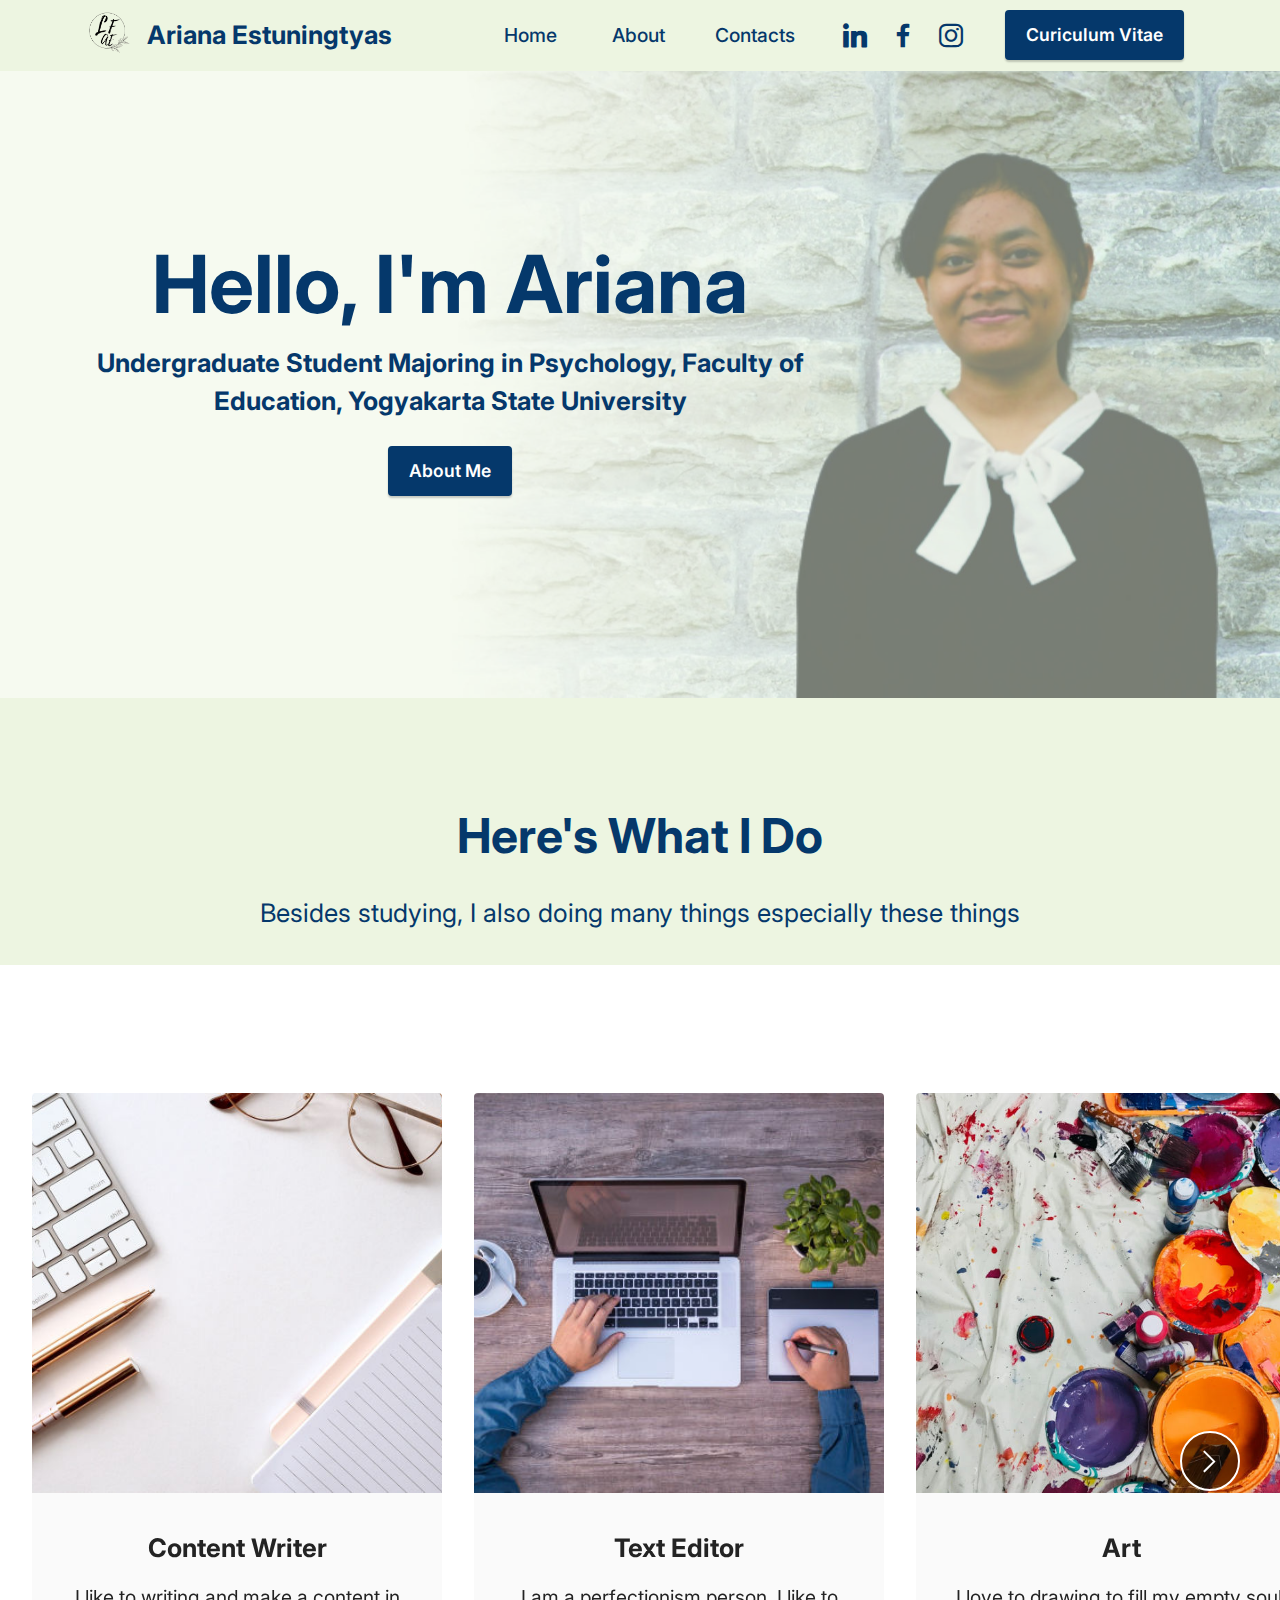
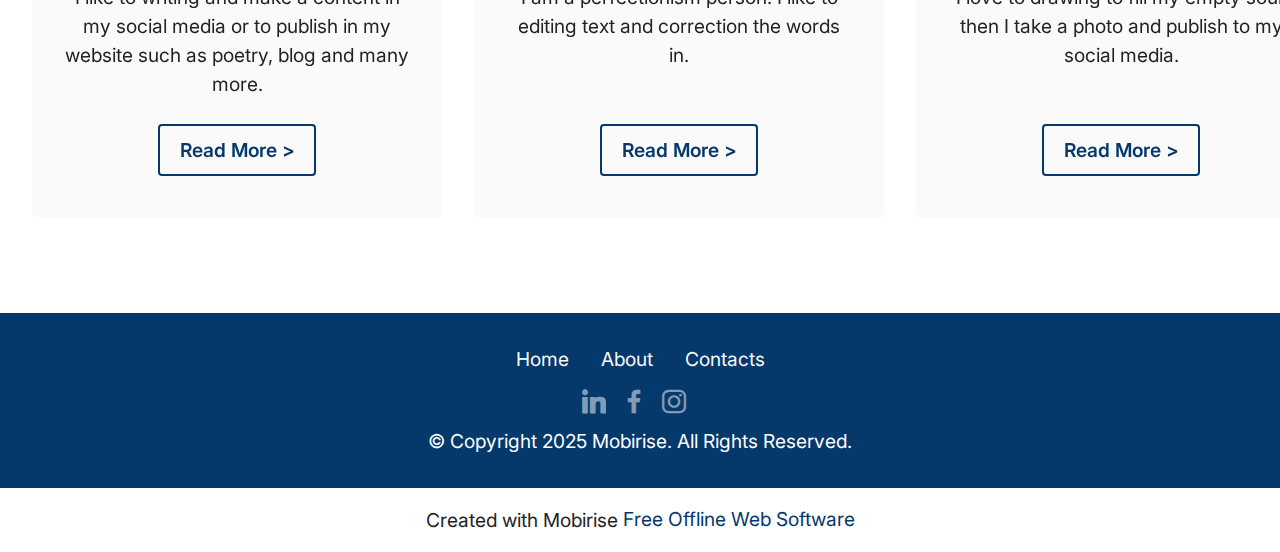
<file: index.html>
<!DOCTYPE html>
<html  >
<head>
  <!-- Site made with Mobirise Website Builder v5.6.3, https://mobirise.com -->
  <meta charset="UTF-8">
  <meta http-equiv="X-UA-Compatible" content="IE=edge">
  <meta name="generator" content="Mobirise v5.6.3, mobirise.com">
  <meta name="viewport" content="width=device-width, initial-scale=1, minimum-scale=1">
  <link rel="shortcut icon" href="assets/images/20220307-023437-0000-removebg-preview1-92x92.png" type="image/x-icon">
  <meta name="description" content="">
  
  
  <title>Home</title>
  <link rel="stylesheet" href="assets/web/assets/mobirise-icons2/mobirise2.css">
  <link rel="stylesheet" href="assets/bootstrap/css/bootstrap.min.css">
  <link rel="stylesheet" href="assets/bootstrap/css/bootstrap-grid.min.css">
  <link rel="stylesheet" href="assets/bootstrap/css/bootstrap-reboot.min.css">
  <link rel="stylesheet" href="assets/dropdown/css/style.css">
  <link rel="stylesheet" href="assets/socicon/css/styles.css">
  <link rel="stylesheet" href="assets/theme/css/style.css">
  <link rel="preload" href="https://fonts.googleapis.com/css?family=Inter:100,200,300,400,500,600,700,800,900&display=swap" as="style" onload="this.onload=null;this.rel='stylesheet'">
  <noscript><link rel="stylesheet" href="https://fonts.googleapis.com/css?family=Inter:100,200,300,400,500,600,700,800,900&display=swap"></noscript>
  <link rel="preload" as="style" href="assets/mobirise/css/mbr-additional.css"><link rel="stylesheet" href="assets/mobirise/css/mbr-additional.css" type="text/css">
  
  
  
  
</head>
<body>
  
  <section data-bs-version="5.1" class="menu menu3 cid-sFAA5oUu2Y" once="menu" id="menu3-1">
    
    <nav class="navbar navbar-dropdown navbar-expand-lg">
        <div class="container">
            <div class="navbar-brand">
                <span class="navbar-logo">
                    <a href="https://mobiri.se">
                        <img src="assets/images/20220307-023437-0000-removebg-preview1-92x92.png" alt="Mobirise Website Builder" style="height: 3rem;">
                    </a>
                </span>
                <span class="navbar-caption-wrap"><a class="navbar-caption text-primary display-5" href="https://mobiri.se">Ariana Estuningtyas</a></span>
            </div>
            <button class="navbar-toggler" type="button" data-toggle="collapse" data-bs-toggle="collapse" data-target="#navbarSupportedContent" data-bs-target="#navbarSupportedContent" aria-controls="navbarNavAltMarkup" aria-expanded="false" aria-label="Toggle navigation">
                <div class="hamburger">
                    <span></span>
                    <span></span>
                    <span></span>
                    <span></span>
                </div>
            </button>
            <div class="collapse navbar-collapse" id="navbarSupportedContent">
                <ul class="navbar-nav nav-dropdown" data-app-modern-menu="true"><li class="nav-item"><a class="nav-link link text-primary display-7" href="index.html#header1-i">Home&nbsp;</a></li>
                    <li class="nav-item"><a class="nav-link link text-primary display-7" href="page1.html#image1-19">About</a></li>
                    <li class="nav-item"><a class="nav-link link text-primary display-7" href="page4.html#bottom">Contacts</a></li></ul>
                <div class="icons-menu">
                    <a class="iconfont-wrapper" href="https://www.linkedin.com/mwlite/in/ariana-estuningtyas-87500922b" target="_blank">
                        <span class="p-2 mbr-iconfont socicon-linkedin socicon"></span>
                    </a>
                    <a class="iconfont-wrapper" href="https://www.facebook.com/ana.ariana.9678">
                        <span class="p-2 mbr-iconfont socicon-facebook socicon"></span>
                    </a>
                    <a class="iconfont-wrapper" href="https://www.instagram.com/arianaestuningtyas" target="_blank">
                        <span class="p-2 mbr-iconfont socicon-instagram socicon"></span>
                    </a>
                    
                </div>
                <div class="navbar-buttons mbr-section-btn"><a class="btn btn-primary display-4" href="https://bit.ly/3HPqpt8">Curiculum Vitae</a></div>
            </div>
        </div>
    </nav>
</section>

<section data-bs-version="5.1" class="header1 cid-sFCAOqBTxa" id="header1-i">

    

    <div class="mbr-overlay" style="opacity: 0.5; background-color: rgb(237, 245, 225);"></div>

    <div class="container">
        <div class="row">
            <div class="col-12 col-lg-8">
                <h1 class="mbr-section-title mbr-fonts-style mb-3 display-1"><strong>Hello, I'm Ariana</strong></h1>
                
                <p class="mbr-text mbr-fonts-style display-5"><strong>Undergraduate Student Majoring in Psychology, Faculty of Education, Yogyakarta State University</strong></p>
                <div class="mbr-section-btn mt-3"><a class="btn btn-primary display-4" href="page1.html#image1-19">About Me</a></div>
            </div>
        </div>
    </div>
</section>

<section data-bs-version="5.1" class="content4 cid-sFADQxFnEn" id="content4-5">
    
    
    <div class="container">
        <div class="row justify-content-center">
            <div class="title col-md-12 col-lg-10">
                <h3 class="mbr-section-title mbr-fonts-style align-center mb-4 display-2"><strong>Here's What I Do</strong></h3>
                <h4 class="mbr-section-subtitle align-center mbr-fonts-style mb-4 display-5">Besides studying, I also doing many things especially these things</h4>
                
            </div>
        </div>
    </div>
</section>

<section data-bs-version="5.1" class="slider6 mbr-embla cid-sZInL8QRwz" id="slider6-2n">
    
    
    <div class="position-relative">
        
        <div class="embla mt-4" data-skip-snaps="true" data-align="center" data-contain-scroll="trimSnaps" data-auto-play-interval="5" data-draggable="true">
            <div class="embla__viewport container-fluid">
                <div class="embla__container">
                    <div class="embla__slide slider-image item active" style="margin-left: 1rem; margin-right: 1rem;">
                        <div class="slide-content">
                            <div class="item-wrapper">
                                <div class="item-img">
                                    <img src="assets/images/mbr-600x450.jpg" alt="Mobirise Website Builder" title="" data-slide-to="0" data-bs-slide-to="0">
                                </div>
                            </div>
                            <div class="item-content">
                                
                                <h6 class="item-subtitle mbr-fonts-style mt-1 display-5"><strong>Content Writer</strong></h6>
                                <p class="mbr-text mbr-fonts-style mt-3 display-7">I like to writing and make a content in my social media or to publish in my website such as poetry, blog and many more.</p>
                            </div>
                            <div class="mbr-section-btn item-footer mt-2"><a href="page5.html" class="btn item-btn btn-primary-outline display-7" target="_blank">Read More &gt;</a></div>
                        </div>
                    </div><div class="embla__slide slider-image item" style="margin-left: 1rem; margin-right: 1rem;">
                        <div class="slide-content">
                            <div class="item-wrapper">
                                <div class="item-img">
                                    <img src="assets/images/mbr-600x357.jpg" alt="Mobirise Website Builder" title="" data-slide-to="1" data-bs-slide-to="1">
                                </div>
                            </div>
                            <div class="item-content">
                                
                                <h6 class="item-subtitle mbr-fonts-style mt-1 display-5"><strong>Text Editor</strong></h6>
                                <p class="mbr-text mbr-fonts-style mt-3 display-7">I am a perfectionism person. I like to editing text and correction the words in. <br>
                                </p>
                            </div>
                            <div class="mbr-section-btn item-footer mt-2"><a href="page3.html" class="btn item-btn btn-primary-outline display-7" target="_blank">Read More &gt;</a></div>
                        </div>
                    </div><div class="embla__slide slider-image item" style="margin-left: 1rem; margin-right: 1rem;">
                        <div class="slide-content">
                            <div class="item-wrapper">
                                <div class="item-img">
                                    <img src="assets/images/mbr-600x801.jpg" alt="Mobirise Website Builder" title="" data-slide-to="1" data-bs-slide-to="1">
                                </div>
                            </div>
                            <div class="item-content">
                                
                                <h6 class="item-subtitle mbr-fonts-style mt-1 display-5"><strong>Art</strong></h6>
                                <p class="mbr-text mbr-fonts-style mt-3 display-7">I love to drawing to fill my empty soul, then I take a photo and publish to my social media.</p>
                            </div>
                            <div class="mbr-section-btn item-footer mt-2"><a href="page2.html" class="btn item-btn btn-primary-outline display-7" target="_blank">Read More &gt;</a></div>
                        </div>
                    </div>
                    
                    
                    
                </div>
            </div>
            <button class="embla__button embla__button--prev">
                <span class="mobi-mbri mobi-mbri-arrow-prev mbr-iconfont" aria-hidden="true"></span>
                <span class="sr-only visually-hidden visually-hidden">Previous</span>
            </button>
            <button class="embla__button embla__button--next">
                <span class="mobi-mbri mobi-mbri-arrow-next mbr-iconfont" aria-hidden="true"></span>
                <span class="sr-only visually-hidden visually-hidden">Next</span>
            </button>
        </div>
    </div>
</section>

<section data-bs-version="5.1" class="footer3 cid-sFAOjz8nX7" once="footers" id="footer3-d">

    

    

    <div class="container">
        <div class="media-container-row align-center mbr-white">
            <div class="row row-links">
                <ul class="foot-menu">
                    
                    
                    
                    
                    
                <li class="foot-menu-item mbr-fonts-style display-7"><a href="index.html#header1-i" class="text-white text-primary">Home</a></li><li class="foot-menu-item mbr-fonts-style display-7"><a href="page1.html#image1-19" class="text-white text-primary">About</a></li><li class="foot-menu-item mbr-fonts-style display-7"><a href="page4.html#bottom" class="text-white text-primary">Contacts</a></li></ul>
            </div>
            <div class="row social-row">
                <div class="social-list align-right pb-2">
                    
                    
                    
                    
                    
                    
                <div class="soc-item">
                        <a href="https://www.linkedin.com/mwlite/in/ariana-estuningtyas-87500922b" target="_blank">
                            <span class="mbr-iconfont mbr-iconfont-social socicon-linkedin socicon"></span>
                        </a>
                    </div><div class="soc-item">
                        <a href="https://www.facebook.com/ana.ariana.9678" target="_blank">
                            <span class="mbr-iconfont mbr-iconfont-social socicon-facebook socicon"></span>
                        </a>
                    </div><div class="soc-item">
                        <a href="https://www.instagram.com/arianaestuningtyas" target="_blank">
                            <span class="mbr-iconfont mbr-iconfont-social socicon-instagram socicon"></span>
                        </a>
                    </div></div>
            </div>
            <div class="row row-copirayt">
                <p class="mbr-text mb-0 mbr-fonts-style mbr-white align-center display-7">
                    © Copyright 2025 Mobirise. All Rights Reserved.
                </p>
            </div>
        </div>
    </div>
</section><section class="display-7" style="padding: 0;align-items: center;justify-content: center;flex-wrap: wrap;    align-content: center;display: flex;position: relative;height: 4rem;"><a href="https://mobiri.se/2717592" style="flex: 1 1;height: 4rem;position: absolute;width: 100%;z-index: 1;"><img alt="" style="height: 4rem;" src="[data-uri]"></a><p style="margin: 0;text-align: center;" class="display-7">Created with Mobirise &#8204;</p><a style="z-index:1" href="https://mobirise.com/offline-website-builder.html">Free Offline Web Software</a></section><script src="assets/bootstrap/js/bootstrap.bundle.min.js"></script>  <script src="assets/smoothscroll/smooth-scroll.js"></script>  <script src="assets/ytplayer/index.js"></script>  <script src="assets/dropdown/js/navbar-dropdown.js"></script>  <script src="assets/embla/embla.min.js"></script>  <script src="assets/embla/script.js"></script>  <script src="assets/theme/js/script.js"></script>  
  
  
</body>
</html>
</file>
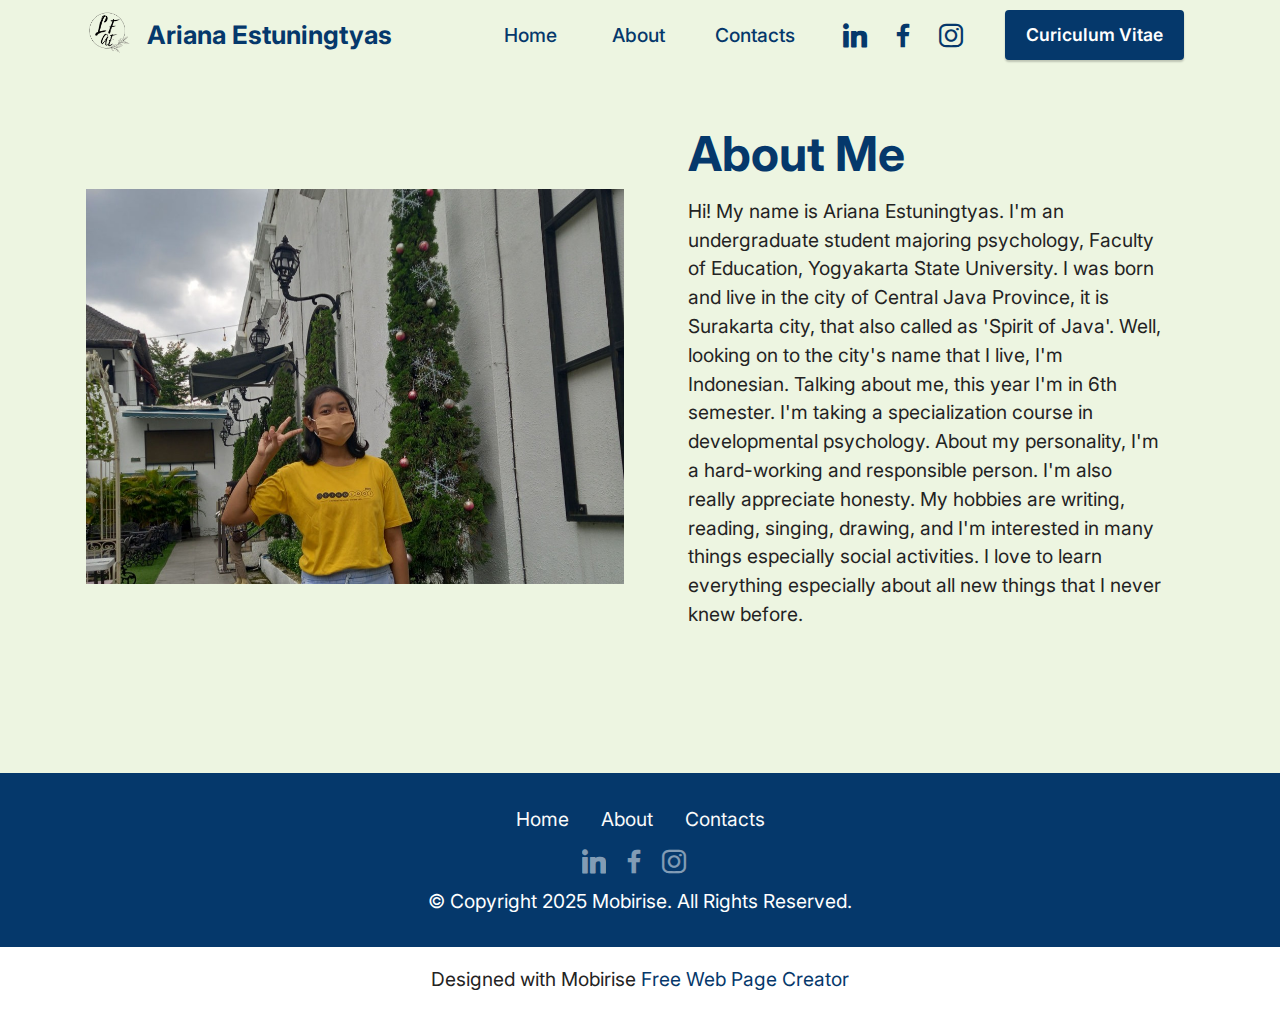
<file: page1.html>
<!DOCTYPE html>
<html  >
<head>
  <!-- Site made with Mobirise Website Builder v5.6.3, https://mobirise.com -->
  <meta charset="UTF-8">
  <meta http-equiv="X-UA-Compatible" content="IE=edge">
  <meta name="generator" content="Mobirise v5.6.3, mobirise.com">
  <meta name="viewport" content="width=device-width, initial-scale=1, minimum-scale=1">
  <link rel="shortcut icon" href="assets/images/20220307-023437-0000-removebg-preview1-92x92.png" type="image/x-icon">
  <meta name="description" content="">
  
  
  <title>About Me</title>
  <link rel="stylesheet" href="assets/bootstrap/css/bootstrap.min.css">
  <link rel="stylesheet" href="assets/bootstrap/css/bootstrap-grid.min.css">
  <link rel="stylesheet" href="assets/bootstrap/css/bootstrap-reboot.min.css">
  <link rel="stylesheet" href="assets/dropdown/css/style.css">
  <link rel="stylesheet" href="assets/socicon/css/styles.css">
  <link rel="stylesheet" href="assets/theme/css/style.css">
  <link rel="preload" href="https://fonts.googleapis.com/css?family=Inter:100,200,300,400,500,600,700,800,900&display=swap" as="style" onload="this.onload=null;this.rel='stylesheet'">
  <noscript><link rel="stylesheet" href="https://fonts.googleapis.com/css?family=Inter:100,200,300,400,500,600,700,800,900&display=swap"></noscript>
  <link rel="preload" as="style" href="assets/mobirise/css/mbr-additional.css"><link rel="stylesheet" href="assets/mobirise/css/mbr-additional.css" type="text/css">
  
  
  
  
</head>
<body>
  
  <section data-bs-version="5.1" class="menu menu3 cid-sZh6rs6HWj" once="menu" id="menu3-u">
    
    <nav class="navbar navbar-dropdown navbar-expand-lg">
        <div class="container">
            <div class="navbar-brand">
                <span class="navbar-logo">
                    <a href="https://mobiri.se">
                        <img src="assets/images/20220307-023437-0000-removebg-preview1-92x92.png" alt="Mobirise Website Builder" style="height: 3rem;">
                    </a>
                </span>
                <span class="navbar-caption-wrap"><a class="navbar-caption text-primary display-5" href="https://mobiri.se">Ariana Estuningtyas</a></span>
            </div>
            <button class="navbar-toggler" type="button" data-toggle="collapse" data-bs-toggle="collapse" data-target="#navbarSupportedContent" data-bs-target="#navbarSupportedContent" aria-controls="navbarNavAltMarkup" aria-expanded="false" aria-label="Toggle navigation">
                <div class="hamburger">
                    <span></span>
                    <span></span>
                    <span></span>
                    <span></span>
                </div>
            </button>
            <div class="collapse navbar-collapse" id="navbarSupportedContent">
                <ul class="navbar-nav nav-dropdown" data-app-modern-menu="true"><li class="nav-item"><a class="nav-link link text-primary display-7" href="index.html#header1-i">Home&nbsp;</a></li>
                    <li class="nav-item"><a class="nav-link link text-primary display-7" href="page1.html#image1-19">About</a></li>
                    <li class="nav-item"><a class="nav-link link text-primary display-7" href="page4.html#bottom">Contacts</a></li></ul>
                <div class="icons-menu">
                    <a class="iconfont-wrapper" href="https://www.linkedin.com/mwlite/in/ariana-estuningtyas-87500922b" target="_blank">
                        <span class="p-2 mbr-iconfont socicon-linkedin socicon"></span>
                    </a>
                    <a class="iconfont-wrapper" href="https://www.facebook.com/ana.ariana.9678">
                        <span class="p-2 mbr-iconfont socicon-facebook socicon"></span>
                    </a>
                    <a class="iconfont-wrapper" href="https://www.instagram.com/arianaestuningtyas" target="_blank">
                        <span class="p-2 mbr-iconfont socicon-instagram socicon"></span>
                    </a>
                    
                </div>
                <div class="navbar-buttons mbr-section-btn"><a class="btn btn-primary display-4" href="https://bit.ly/3HPqpt8">Curiculum Vitae</a></div>
            </div>
        </div>
    </nav>
</section>

<section data-bs-version="5.1" class="image1 cid-sZh6QLdCPX" id="image1-19">
    

    

    <div class="container">
        <div class="row align-items-center">
            <div class="col-12 col-lg-6">
                <div class="image-wrapper">
                    <img src="assets/images/20220101-1411151-1076x1435.jpeg" alt="Mobirise Website Builder">
                    
                </div>
            </div>
            <div class="col-12 col-lg">
                <div class="text-wrapper">
                    <h3 class="mbr-section-title mbr-fonts-style mb-3 display-2"><strong>About Me</strong></h3>
                    <p class="mbr-text mbr-fonts-style display-7">
                        Hi! My name is Ariana Estuningtyas. I'm an undergraduate student majoring psychology, Faculty of Education, Yogyakarta State University. I was born and live in the city of Central Java Province, it is Surakarta city, that also called as 'Spirit of Java'. Well, looking on to the city's name that I live, I'm Indonesian. Talking about me, this year I'm in 6th semester. I'm taking a specialization course in developmental psychology. About my personality, I'm a hard-working and responsible person. I'm also really appreciate honesty. My hobbies are writing, reading, singing, drawing, and I'm interested in many things especially social activities. I love to learn everything especially about all new things that I never knew before.</p>
                </div>
            </div>
        </div>
    </div>
</section>

<section data-bs-version="5.1" class="footer3 cid-sZh6s2YHN8" once="footers" id="footer3-17">

    

    

    <div class="container">
        <div class="media-container-row align-center mbr-white">
            <div class="row row-links">
                <ul class="foot-menu">
                    
                    
                    
                    
                    
                <li class="foot-menu-item mbr-fonts-style display-7"><a href="index.html#header1-i" class="text-white text-primary">Home</a></li><li class="foot-menu-item mbr-fonts-style display-7"><a href="page1.html#image1-19" class="text-white text-primary">About</a></li><li class="foot-menu-item mbr-fonts-style display-7"><a href="page4.html#bottom" class="text-white text-primary">Contacts</a></li></ul>
            </div>
            <div class="row social-row">
                <div class="social-list align-right pb-2">
                    
                    
                    
                    
                    
                    
                <div class="soc-item">
                        <a href="https://www.linkedin.com/mwlite/in/ariana-estuningtyas-87500922b" target="_blank">
                            <span class="mbr-iconfont mbr-iconfont-social socicon-linkedin socicon"></span>
                        </a>
                    </div><div class="soc-item">
                        <a href="https://www.facebook.com/ana.ariana.9678" target="_blank">
                            <span class="mbr-iconfont mbr-iconfont-social socicon-facebook socicon"></span>
                        </a>
                    </div><div class="soc-item">
                        <a href="https://www.instagram.com/arianaestuningtyas" target="_blank">
                            <span class="mbr-iconfont mbr-iconfont-social socicon-instagram socicon"></span>
                        </a>
                    </div></div>
            </div>
            <div class="row row-copirayt">
                <p class="mbr-text mb-0 mbr-fonts-style mbr-white align-center display-7">
                    © Copyright 2025 Mobirise. All Rights Reserved.
                </p>
            </div>
        </div>
    </div>
</section><section class="display-7" style="padding: 0;align-items: center;justify-content: center;flex-wrap: wrap;    align-content: center;display: flex;position: relative;height: 4rem;"><a href="https://mobiri.se/2717592" style="flex: 1 1;height: 4rem;position: absolute;width: 100%;z-index: 1;"><img alt="" style="height: 4rem;" src="[data-uri]"></a><p style="margin: 0;text-align: center;" class="display-7">Designed with Mobirise &#8204;</p><a style="z-index:1" href="https://mobirise.com/web-page-maker.html">Free Web Page Creator</a></section><script src="assets/bootstrap/js/bootstrap.bundle.min.js"></script>  <script src="assets/smoothscroll/smooth-scroll.js"></script>  <script src="assets/ytplayer/index.js"></script>  <script src="assets/dropdown/js/navbar-dropdown.js"></script>  <script src="assets/theme/js/script.js"></script>  
  
  
</body>
</html>
</file>
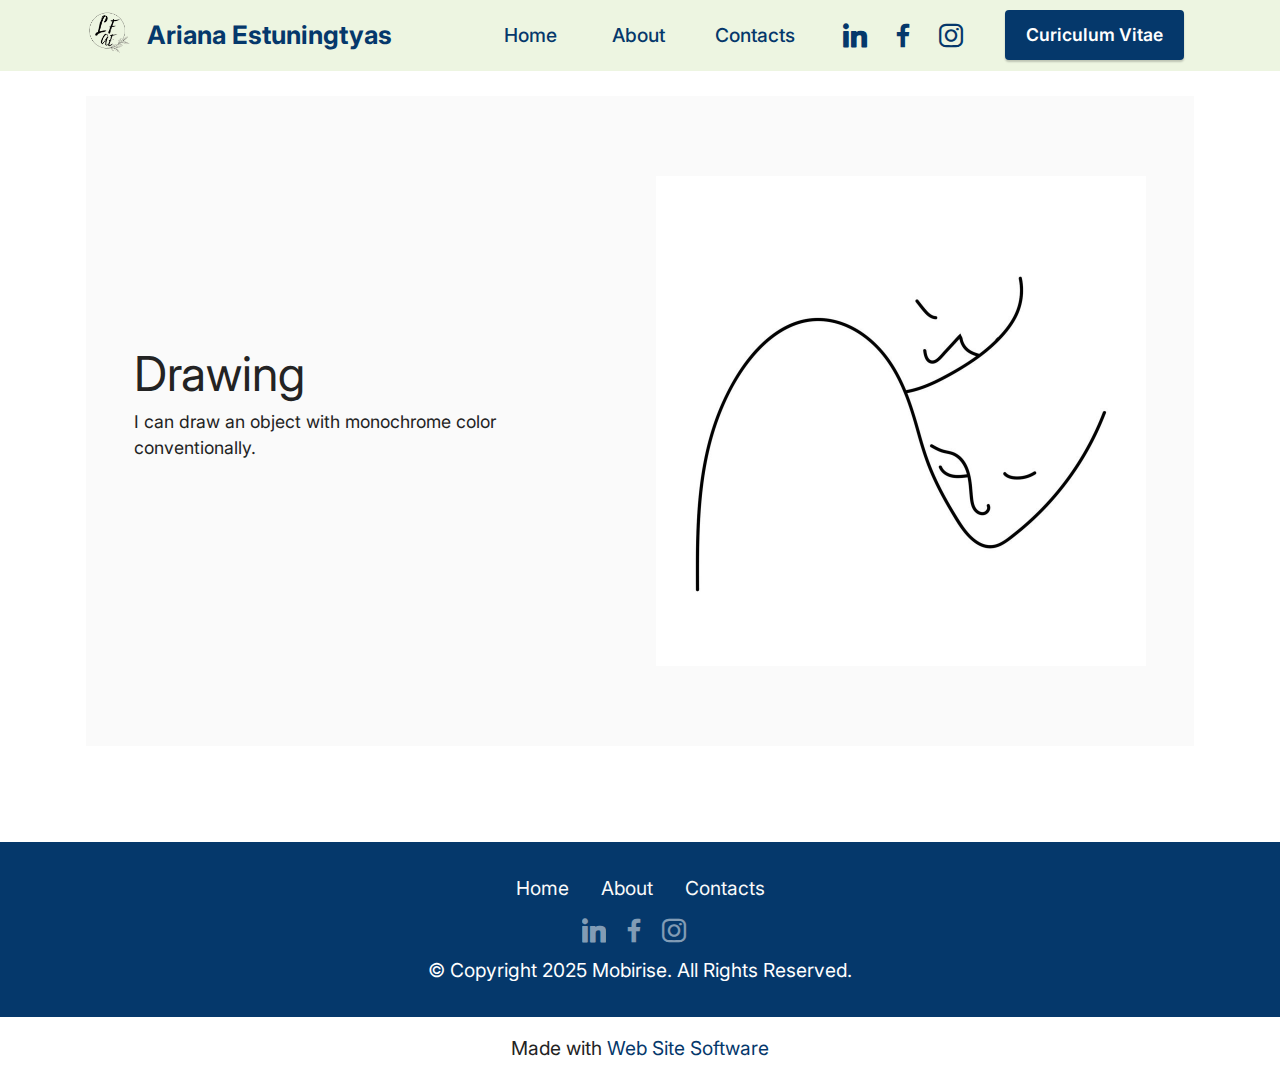
<file: page2.html>
<!DOCTYPE html>
<html  >
<head>
  <!-- Site made with Mobirise Website Builder v5.6.3, https://mobirise.com -->
  <meta charset="UTF-8">
  <meta http-equiv="X-UA-Compatible" content="IE=edge">
  <meta name="generator" content="Mobirise v5.6.3, mobirise.com">
  <meta name="viewport" content="width=device-width, initial-scale=1, minimum-scale=1">
  <link rel="shortcut icon" href="assets/images/20220307-023437-0000-removebg-preview1-92x92.png" type="image/x-icon">
  <meta name="description" content="">
  
  
  <title>Art</title>
  <link rel="stylesheet" href="assets/bootstrap/css/bootstrap.min.css">
  <link rel="stylesheet" href="assets/bootstrap/css/bootstrap-grid.min.css">
  <link rel="stylesheet" href="assets/bootstrap/css/bootstrap-reboot.min.css">
  <link rel="stylesheet" href="assets/dropdown/css/style.css">
  <link rel="stylesheet" href="assets/socicon/css/styles.css">
  <link rel="stylesheet" href="assets/theme/css/style.css">
  <link rel="preload" href="https://fonts.googleapis.com/css?family=Inter:100,200,300,400,500,600,700,800,900&display=swap" as="style" onload="this.onload=null;this.rel='stylesheet'">
  <noscript><link rel="stylesheet" href="https://fonts.googleapis.com/css?family=Inter:100,200,300,400,500,600,700,800,900&display=swap"></noscript>
  <link rel="preload" as="style" href="assets/mobirise/css/mbr-additional.css"><link rel="stylesheet" href="assets/mobirise/css/mbr-additional.css" type="text/css">
  
  
  
  
</head>
<body>
  
  <section data-bs-version="5.1" class="menu menu3 cid-sZhe6ZvoPf" once="menu" id="menu3-1a">
    
    <nav class="navbar navbar-dropdown navbar-expand-lg">
        <div class="container">
            <div class="navbar-brand">
                <span class="navbar-logo">
                    <a href="https://mobiri.se">
                        <img src="assets/images/20220307-023437-0000-removebg-preview1-92x92.png" alt="Mobirise Website Builder" style="height: 3rem;">
                    </a>
                </span>
                <span class="navbar-caption-wrap"><a class="navbar-caption text-primary display-5" href="https://mobiri.se">Ariana Estuningtyas</a></span>
            </div>
            <button class="navbar-toggler" type="button" data-toggle="collapse" data-bs-toggle="collapse" data-target="#navbarSupportedContent" data-bs-target="#navbarSupportedContent" aria-controls="navbarNavAltMarkup" aria-expanded="false" aria-label="Toggle navigation">
                <div class="hamburger">
                    <span></span>
                    <span></span>
                    <span></span>
                    <span></span>
                </div>
            </button>
            <div class="collapse navbar-collapse" id="navbarSupportedContent">
                <ul class="navbar-nav nav-dropdown" data-app-modern-menu="true"><li class="nav-item"><a class="nav-link link text-primary display-7" href="index.html#header1-i">Home&nbsp;</a></li>
                    <li class="nav-item"><a class="nav-link link text-primary display-7" href="page1.html#image1-19">About</a></li>
                    <li class="nav-item"><a class="nav-link link text-primary display-7" href="page4.html#bottom">Contacts</a></li></ul>
                <div class="icons-menu">
                    <a class="iconfont-wrapper" href="https://www.linkedin.com/mwlite/in/ariana-estuningtyas-87500922b" target="_blank">
                        <span class="p-2 mbr-iconfont socicon-linkedin socicon"></span>
                    </a>
                    <a class="iconfont-wrapper" href="https://www.facebook.com/ana.ariana.9678">
                        <span class="p-2 mbr-iconfont socicon-facebook socicon"></span>
                    </a>
                    <a class="iconfont-wrapper" href="https://www.instagram.com/arianaestuningtyas" target="_blank">
                        <span class="p-2 mbr-iconfont socicon-instagram socicon"></span>
                    </a>
                    
                </div>
                <div class="navbar-buttons mbr-section-btn"><a class="btn btn-primary display-4" href="https://bit.ly/3HPqpt8">Curiculum Vitae</a></div>
            </div>
        </div>
    </nav>
</section>

<section data-bs-version="5.1" class="features15 cid-sZWK8JMPlJ" id="features16-2q">

    

    
    <div class="container">
        <div class="content-wrapper">
            <div class="row align-items-center">
                <div class="col-12 col-lg">
                    <div class="text-wrapper">
                        <h6 class="card-title mbr-fonts-style display-2">Drawing</h6>
                        <p class="mbr-text mbr-fonts-style mb-4 display-4">I can draw an object with monochrome color conventionally.</p>
                        
                    </div>
                </div>
                <div class="col-12 col-lg-6">
                    <div class="image-wrapper">
                        <img src="assets/images/mbr-980x980.jpg" alt="Mobirise Website Builder">
                    </div>
                </div>
            </div>
        </div>
    </div>
</section>

<section data-bs-version="5.1" class="footer3 cid-sZhe7NyRdA" once="footers" id="footer3-1n">

    

    

    <div class="container">
        <div class="media-container-row align-center mbr-white">
            <div class="row row-links">
                <ul class="foot-menu">
                    
                    
                    
                    
                    
                <li class="foot-menu-item mbr-fonts-style display-7"><a href="index.html#header1-i" class="text-white text-primary">Home</a></li><li class="foot-menu-item mbr-fonts-style display-7"><a href="page1.html#image1-19" class="text-white text-primary">About</a></li><li class="foot-menu-item mbr-fonts-style display-7"><a href="page4.html#bottom" class="text-white text-primary">Contacts</a></li></ul>
            </div>
            <div class="row social-row">
                <div class="social-list align-right pb-2">
                    
                    
                    
                    
                    
                    
                <div class="soc-item">
                        <a href="https://www.linkedin.com/mwlite/in/ariana-estuningtyas-87500922b" target="_blank">
                            <span class="mbr-iconfont mbr-iconfont-social socicon-linkedin socicon"></span>
                        </a>
                    </div><div class="soc-item">
                        <a href="https://www.facebook.com/ana.ariana.9678" target="_blank">
                            <span class="mbr-iconfont mbr-iconfont-social socicon-facebook socicon"></span>
                        </a>
                    </div><div class="soc-item">
                        <a href="https://www.instagram.com/arianaestuningtyas" target="_blank">
                            <span class="mbr-iconfont mbr-iconfont-social socicon-instagram socicon"></span>
                        </a>
                    </div></div>
            </div>
            <div class="row row-copirayt">
                <p class="mbr-text mb-0 mbr-fonts-style mbr-white align-center display-7">
                    © Copyright 2025 Mobirise. All Rights Reserved.
                </p>
            </div>
        </div>
    </div>
</section><section class="display-7" style="padding: 0;align-items: center;justify-content: center;flex-wrap: wrap;    align-content: center;display: flex;position: relative;height: 4rem;"><a href="https://mobiri.se/2717592" style="flex: 1 1;height: 4rem;position: absolute;width: 100%;z-index: 1;"><img alt="" style="height: 4rem;" src="[data-uri]"></a><p style="margin: 0;text-align: center;" class="display-7">Made with &#8204;</p><a style="z-index:1" href="https://mobirise.com"> Web Site  Software</a></section><script src="assets/bootstrap/js/bootstrap.bundle.min.js"></script>  <script src="assets/smoothscroll/smooth-scroll.js"></script>  <script src="assets/ytplayer/index.js"></script>  <script src="assets/dropdown/js/navbar-dropdown.js"></script>  <script src="assets/theme/js/script.js"></script>  
  
  
</body>
</html>
</file>
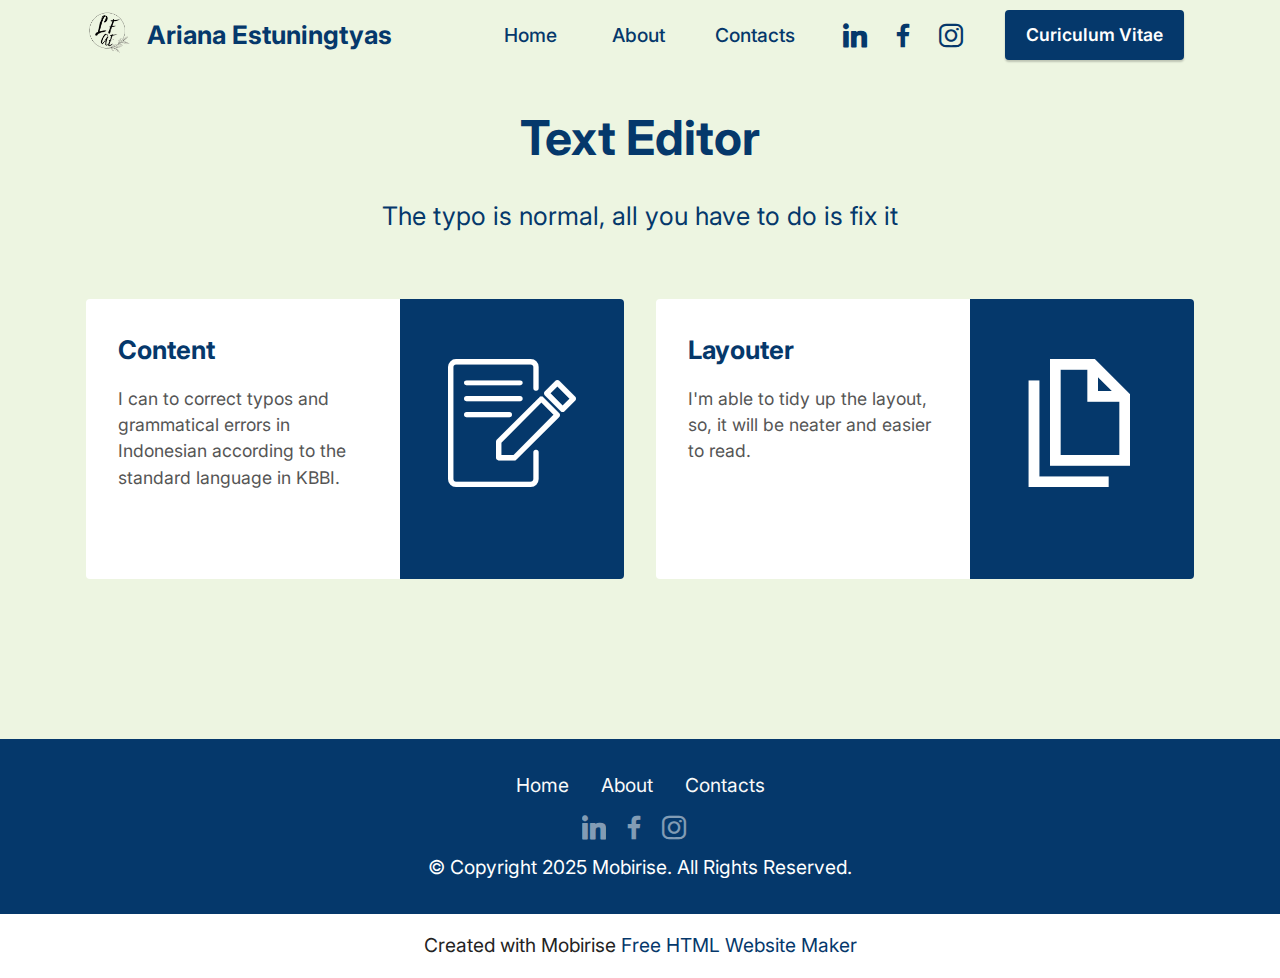
<file: page3.html>
<!DOCTYPE html>
<html  >
<head>
  <!-- Site made with Mobirise Website Builder v5.6.3, https://mobirise.com -->
  <meta charset="UTF-8">
  <meta http-equiv="X-UA-Compatible" content="IE=edge">
  <meta name="generator" content="Mobirise v5.6.3, mobirise.com">
  <meta name="viewport" content="width=device-width, initial-scale=1, minimum-scale=1">
  <link rel="shortcut icon" href="assets/images/20220307-023437-0000-removebg-preview1-92x92.png" type="image/x-icon">
  <meta name="description" content="">
  
  
  <title>Text Editor</title>
  <link rel="stylesheet" href="assets/web/assets/mobirise-icons2/mobirise2.css">
  <link rel="stylesheet" href="assets/web/assets/mobirise-icons/mobirise-icons.css">
  <link rel="stylesheet" href="assets/bootstrap/css/bootstrap.min.css">
  <link rel="stylesheet" href="assets/bootstrap/css/bootstrap-grid.min.css">
  <link rel="stylesheet" href="assets/bootstrap/css/bootstrap-reboot.min.css">
  <link rel="stylesheet" href="assets/dropdown/css/style.css">
  <link rel="stylesheet" href="assets/socicon/css/styles.css">
  <link rel="stylesheet" href="assets/theme/css/style.css">
  <link rel="preload" href="https://fonts.googleapis.com/css?family=Inter:100,200,300,400,500,600,700,800,900&display=swap" as="style" onload="this.onload=null;this.rel='stylesheet'">
  <noscript><link rel="stylesheet" href="https://fonts.googleapis.com/css?family=Inter:100,200,300,400,500,600,700,800,900&display=swap"></noscript>
  <link rel="preload" as="style" href="assets/mobirise/css/mbr-additional.css"><link rel="stylesheet" href="assets/mobirise/css/mbr-additional.css" type="text/css">
  
  
  
  
</head>
<body>
  
  <section data-bs-version="5.1" class="menu menu3 cid-sZhebUHW87" once="menu" id="menu3-1p">
    
    <nav class="navbar navbar-dropdown navbar-expand-lg">
        <div class="container">
            <div class="navbar-brand">
                <span class="navbar-logo">
                    <a href="https://mobiri.se">
                        <img src="assets/images/20220307-023437-0000-removebg-preview1-92x92.png" alt="Mobirise Website Builder" style="height: 3rem;">
                    </a>
                </span>
                <span class="navbar-caption-wrap"><a class="navbar-caption text-primary display-5" href="https://mobiri.se">Ariana Estuningtyas</a></span>
            </div>
            <button class="navbar-toggler" type="button" data-toggle="collapse" data-bs-toggle="collapse" data-target="#navbarSupportedContent" data-bs-target="#navbarSupportedContent" aria-controls="navbarNavAltMarkup" aria-expanded="false" aria-label="Toggle navigation">
                <div class="hamburger">
                    <span></span>
                    <span></span>
                    <span></span>
                    <span></span>
                </div>
            </button>
            <div class="collapse navbar-collapse" id="navbarSupportedContent">
                <ul class="navbar-nav nav-dropdown" data-app-modern-menu="true"><li class="nav-item"><a class="nav-link link text-primary display-7" href="index.html#header1-i">Home&nbsp;</a></li>
                    <li class="nav-item"><a class="nav-link link text-primary display-7" href="page1.html#image1-19">About</a></li>
                    <li class="nav-item"><a class="nav-link link text-primary display-7" href="page4.html#bottom">Contacts</a></li></ul>
                <div class="icons-menu">
                    <a class="iconfont-wrapper" href="https://www.linkedin.com/mwlite/in/ariana-estuningtyas-87500922b" target="_blank">
                        <span class="p-2 mbr-iconfont socicon-linkedin socicon"></span>
                    </a>
                    <a class="iconfont-wrapper" href="https://www.facebook.com/ana.ariana.9678">
                        <span class="p-2 mbr-iconfont socicon-facebook socicon"></span>
                    </a>
                    <a class="iconfont-wrapper" href="https://www.instagram.com/arianaestuningtyas" target="_blank">
                        <span class="p-2 mbr-iconfont socicon-instagram socicon"></span>
                    </a>
                    
                </div>
                <div class="navbar-buttons mbr-section-btn"><a class="btn btn-primary display-4" href="https://bit.ly/3HPqpt8">Curiculum Vitae</a></div>
            </div>
        </div>
    </nav>
</section>

<section data-bs-version="5.1" class="content4 cid-sZhec1vSEn" id="content4-1s">
    
    
    <div class="container">
        <div class="row justify-content-center">
            <div class="title col-md-12 col-lg-10">
                <h3 class="mbr-section-title mbr-fonts-style align-center mb-4 display-2"><strong>Text Editor</strong></h3>
                <h4 class="mbr-section-subtitle align-center mbr-fonts-style mb-4 display-5">The typo is normal, all you have to do is fix it</h4>
                
            </div>
        </div>
    </div>
</section>

<section data-bs-version="5.1" class="features5 cid-sZhec3BvpX" id="features6-1t">

    

    
    <div class="container">
        <div class="row justify-content-center">
            <div class="card col-12 col-lg-6">
                <div class="card-wrapper mbr-flex">
                    <div class="card-box align-left">
                        
                        <h5 class="card-title mbr-fonts-style align-left mb-3 display-5"><strong>Content</strong></h5>
                        <p class="mbr-text mbr-fonts-style mb-3 display-4">I can to correct typos and grammatical errors in Indonesian according to the standard language in KBBI.</p>
                        
                    </div>
                    <div class="img-wrapper img1 align-center">
                        <span class="mbr-iconfont mbri-edit"></span>
                    </div>
                </div>
            </div>

            <div class="card col-12 col-lg-6">
                <div class="card-wrapper mbr-flex">
                    <div class="card-box align-left">
                        
                        <h5 class="card-title mbr-fonts-style align-left mb-3 display-5"><strong>Layouter</strong></h5>
                        <p class="mbr-text mbr-fonts-style mb-3 display-4">I'm able to tidy up the layout, so, it will be neater and easier to read.</p>
                        
                    </div>
                    <div class="img-wrapper img2 align-center">
                        <span class="mbr-iconfont mobi-mbri-pages mobi-mbri"></span>
                    </div>
                </div>
            </div>
        </div>
    </div>
</section>

<section data-bs-version="5.1" class="footer3 cid-sZhecwK7q0" once="footers" id="footer3-22">

    

    

    <div class="container">
        <div class="media-container-row align-center mbr-white">
            <div class="row row-links">
                <ul class="foot-menu">
                    
                    
                    
                    
                    
                <li class="foot-menu-item mbr-fonts-style display-7"><a href="index.html#header1-i" class="text-white text-primary">Home</a></li><li class="foot-menu-item mbr-fonts-style display-7"><a href="page1.html#image1-19" class="text-white text-primary">About</a></li><li class="foot-menu-item mbr-fonts-style display-7"><a href="page4.html#bottom" class="text-white text-primary">Contacts</a></li></ul>
            </div>
            <div class="row social-row">
                <div class="social-list align-right pb-2">
                    
                    
                    
                    
                    
                    
                <div class="soc-item">
                        <a href="https://www.linkedin.com/mwlite/in/ariana-estuningtyas-87500922b" target="_blank">
                            <span class="mbr-iconfont mbr-iconfont-social socicon-linkedin socicon"></span>
                        </a>
                    </div><div class="soc-item">
                        <a href="https://www.facebook.com/ana.ariana.9678" target="_blank">
                            <span class="mbr-iconfont mbr-iconfont-social socicon-facebook socicon"></span>
                        </a>
                    </div><div class="soc-item">
                        <a href="https://www.instagram.com/arianaestuningtyas" target="_blank">
                            <span class="mbr-iconfont mbr-iconfont-social socicon-instagram socicon"></span>
                        </a>
                    </div></div>
            </div>
            <div class="row row-copirayt">
                <p class="mbr-text mb-0 mbr-fonts-style mbr-white align-center display-7">
                    © Copyright 2025 Mobirise. All Rights Reserved.
                </p>
            </div>
        </div>
    </div>
</section><section class="display-7" style="padding: 0;align-items: center;justify-content: center;flex-wrap: wrap;    align-content: center;display: flex;position: relative;height: 4rem;"><a href="https://mobiri.se/2717592" style="flex: 1 1;height: 4rem;position: absolute;width: 100%;z-index: 1;"><img alt="" style="height: 4rem;" src="[data-uri]"></a><p style="margin: 0;text-align: center;" class="display-7">Created with Mobirise &#8204;</p><a style="z-index:1" href="https://mobirise.com/html-builder.html">Free HTML Website Maker</a></section><script src="assets/bootstrap/js/bootstrap.bundle.min.js"></script>  <script src="assets/smoothscroll/smooth-scroll.js"></script>  <script src="assets/ytplayer/index.js"></script>  <script src="assets/dropdown/js/navbar-dropdown.js"></script>  <script src="assets/theme/js/script.js"></script>  
  
  
</body>
</html>
</file>
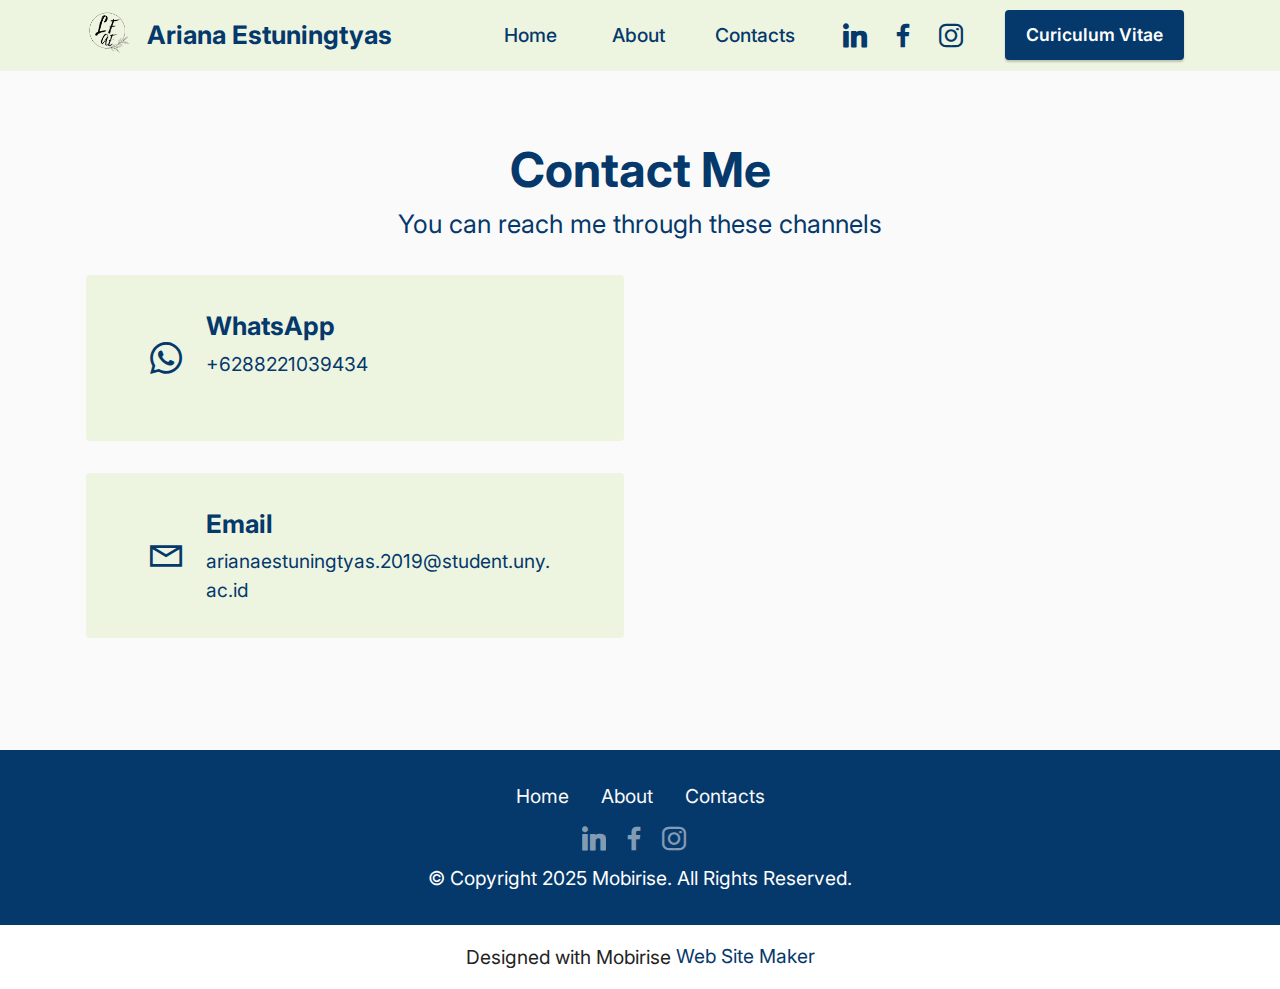
<file: page4.html>
<!DOCTYPE html>
<html  >
<head>
  <!-- Site made with Mobirise Website Builder v5.6.3, https://mobirise.com -->
  <meta charset="UTF-8">
  <meta http-equiv="X-UA-Compatible" content="IE=edge">
  <meta name="generator" content="Mobirise v5.6.3, mobirise.com">
  <meta name="viewport" content="width=device-width, initial-scale=1, minimum-scale=1">
  <link rel="shortcut icon" href="assets/images/20220307-023437-0000-removebg-preview1-92x92.png" type="image/x-icon">
  <meta name="description" content="">
  
  
  <title>Contact Me</title>
  <link rel="stylesheet" href="assets/web/assets/mobirise-icons2/mobirise2.css">
  <link rel="stylesheet" href="assets/bootstrap/css/bootstrap.min.css">
  <link rel="stylesheet" href="assets/bootstrap/css/bootstrap-grid.min.css">
  <link rel="stylesheet" href="assets/bootstrap/css/bootstrap-reboot.min.css">
  <link rel="stylesheet" href="assets/dropdown/css/style.css">
  <link rel="stylesheet" href="assets/socicon/css/styles.css">
  <link rel="stylesheet" href="assets/theme/css/style.css">
  <link rel="preload" href="https://fonts.googleapis.com/css?family=Inter:100,200,300,400,500,600,700,800,900&display=swap" as="style" onload="this.onload=null;this.rel='stylesheet'">
  <noscript><link rel="stylesheet" href="https://fonts.googleapis.com/css?family=Inter:100,200,300,400,500,600,700,800,900&display=swap"></noscript>
  <link rel="preload" as="style" href="assets/mobirise/css/mbr-additional.css"><link rel="stylesheet" href="assets/mobirise/css/mbr-additional.css" type="text/css">
  
  
  
  
</head>
<body>
  
  <section data-bs-version="5.1" class="menu menu3 cid-sZheehULO4" once="menu" id="menu3-24">
    
    <nav class="navbar navbar-dropdown navbar-expand-lg">
        <div class="container">
            <div class="navbar-brand">
                <span class="navbar-logo">
                    <a href="https://mobiri.se">
                        <img src="assets/images/20220307-023437-0000-removebg-preview1-92x92.png" alt="Mobirise Website Builder" style="height: 3rem;">
                    </a>
                </span>
                <span class="navbar-caption-wrap"><a class="navbar-caption text-primary display-5" href="https://mobiri.se">Ariana Estuningtyas</a></span>
            </div>
            <button class="navbar-toggler" type="button" data-toggle="collapse" data-bs-toggle="collapse" data-target="#navbarSupportedContent" data-bs-target="#navbarSupportedContent" aria-controls="navbarNavAltMarkup" aria-expanded="false" aria-label="Toggle navigation">
                <div class="hamburger">
                    <span></span>
                    <span></span>
                    <span></span>
                    <span></span>
                </div>
            </button>
            <div class="collapse navbar-collapse" id="navbarSupportedContent">
                <ul class="navbar-nav nav-dropdown" data-app-modern-menu="true"><li class="nav-item"><a class="nav-link link text-primary display-7" href="index.html#header1-i">Home&nbsp;</a></li>
                    <li class="nav-item"><a class="nav-link link text-primary display-7" href="page1.html#image1-19">About</a></li>
                    <li class="nav-item"><a class="nav-link link text-primary display-7" href="page4.html#bottom">Contacts</a></li></ul>
                <div class="icons-menu">
                    <a class="iconfont-wrapper" href="https://www.linkedin.com/mwlite/in/ariana-estuningtyas-87500922b" target="_blank">
                        <span class="p-2 mbr-iconfont socicon-linkedin socicon"></span>
                    </a>
                    <a class="iconfont-wrapper" href="https://www.facebook.com/ana.ariana.9678">
                        <span class="p-2 mbr-iconfont socicon-facebook socicon"></span>
                    </a>
                    <a class="iconfont-wrapper" href="https://www.instagram.com/arianaestuningtyas" target="_blank">
                        <span class="p-2 mbr-iconfont socicon-instagram socicon"></span>
                    </a>
                    
                </div>
                <div class="navbar-buttons mbr-section-btn"><a class="btn btn-primary display-4" href="https://bit.ly/3HPqpt8">Curiculum Vitae</a></div>
            </div>
        </div>
    </nav>
</section>

<section data-bs-version="5.1" class="contacts3 map1 cid-sZheeGEtY8" id="contacts3-2g">

    
    
    <div class="container">
        <div class="mbr-section-head">
            <h3 class="mbr-section-title mbr-fonts-style align-center mb-0 display-2">
                <strong>Contact Me</strong></h3>
            <h4 class="mbr-section-subtitle mbr-fonts-style align-center mb-0 mt-2 display-5">You can reach me through these channels</h4>
        </div>
        <div class="row justify-content-center mt-4">
            <div class="card col-12 col-md-6">
                <div class="card-wrapper">
                    <div class="image-wrapper">
                        <span class="mbr-iconfont socicon-whatsapp socicon" style="color: rgb(5, 56, 107); fill: rgb(5, 56, 107);"></span>
                    </div>
                    <div class="text-wrapper">
                        <h6 class="card-title mbr-fonts-style mb-1 display-5"><strong>WhatsApp</strong></h6>
                        <p class="mbr-text mbr-fonts-style display-7">+6288221039434</p>
                    </div>
                </div>
                <div class="card-wrapper">
                    <div class="image-wrapper">
                        <span class="mbr-iconfont mobi-mbri-letter mobi-mbri" style="color: rgb(5, 56, 107); fill: rgb(5, 56, 107);"></span>
                    </div>
                    <div class="text-wrapper">
                        <h6 class="card-title mbr-fonts-style mb-1 display-5">
                            <strong>Email</strong>
                        </h6>
                        <p class="mbr-text mbr-fonts-style display-7">arianaestuningtyas.2019@student.uny.ac.id</p>
                    </div>
                </div>
            </div>
            <div class="map-wrapper col-12 col-md-6">
                <div class="google-map"></div>
            </div>
        </div>
    </div>
</section>

<section data-bs-version="5.1" class="footer3 cid-sZheeNB9SB" once="footers" id="footer3-2h">

    

    

    <div class="container">
        <div class="media-container-row align-center mbr-white">
            <div class="row row-links">
                <ul class="foot-menu">
                    
                    
                    
                    
                    
                <li class="foot-menu-item mbr-fonts-style display-7"><a href="index.html#top" class="text-white text-primary">Home</a></li><li class="foot-menu-item mbr-fonts-style display-7"><a href="page1.html#content4-w" class="text-white">About</a></li><li class="foot-menu-item mbr-fonts-style display-7"><a href="page4.html#bottom" class="text-white">Contacts</a></li></ul>
            </div>
            <div class="row social-row">
                <div class="social-list align-right pb-2">
                    
                    
                    
                    
                    
                    
                <div class="soc-item">
                        <a href="https://www.linkedin.com/mwlite/in/ariana-estuningtyas-87500922b" target="_blank">
                            <span class="mbr-iconfont mbr-iconfont-social socicon-linkedin socicon"></span>
                        </a>
                    </div><div class="soc-item">
                        <a href="https://www.facebook.com/ana.ariana.9678" target="_blank">
                            <span class="mbr-iconfont mbr-iconfont-social socicon-facebook socicon"></span>
                        </a>
                    </div><div class="soc-item">
                        <a href="https://www.instagram.com/arianaestuningtyas" target="_blank">
                            <span class="mbr-iconfont mbr-iconfont-social socicon-instagram socicon"></span>
                        </a>
                    </div></div>
            </div>
            <div class="row row-copirayt">
                <p class="mbr-text mb-0 mbr-fonts-style mbr-white align-center display-7">
                    © Copyright 2025 Mobirise. All Rights Reserved.
                </p>
            </div>
        </div>
    </div>
</section><section class="display-7" style="padding: 0;align-items: center;justify-content: center;flex-wrap: wrap;    align-content: center;display: flex;position: relative;height: 4rem;"><a href="https://mobiri.se/2717592" style="flex: 1 1;height: 4rem;position: absolute;width: 100%;z-index: 1;"><img alt="" style="height: 4rem;" src="[data-uri]"></a><p style="margin: 0;text-align: center;" class="display-7">Designed with Mobirise &#8204;</p><a style="z-index:1" href="https://mobirise.com/website-maker.html">Web Site Maker</a></section><script src="assets/bootstrap/js/bootstrap.bundle.min.js"></script>  <script src="assets/smoothscroll/smooth-scroll.js"></script>  <script src="assets/ytplayer/index.js"></script>  <script src="assets/dropdown/js/navbar-dropdown.js"></script>  <script src="assets/theme/js/script.js"></script>  
  
  
</body>
</html>
</file>
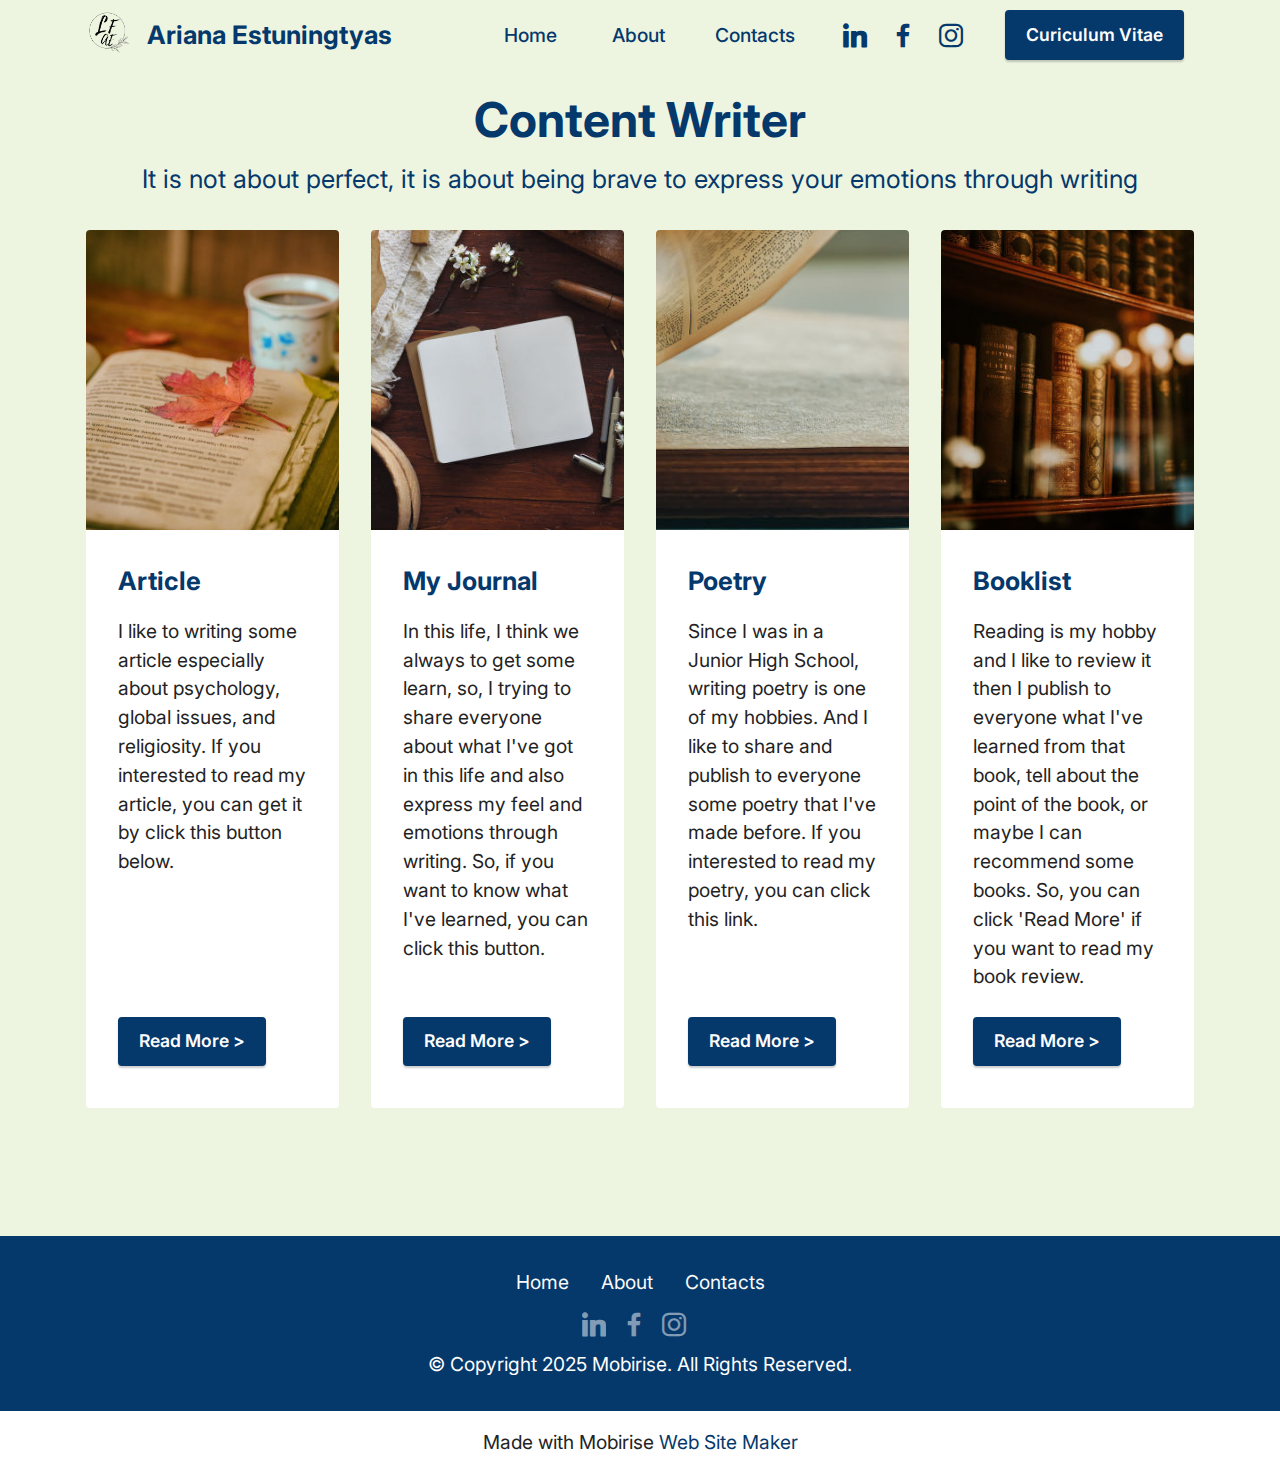
<file: page5.html>
<!DOCTYPE html>
<html  >
<head>
  <!-- Site made with Mobirise Website Builder v5.6.3, https://mobirise.com -->
  <meta charset="UTF-8">
  <meta http-equiv="X-UA-Compatible" content="IE=edge">
  <meta name="generator" content="Mobirise v5.6.3, mobirise.com">
  <meta name="viewport" content="width=device-width, initial-scale=1, minimum-scale=1">
  <link rel="shortcut icon" href="assets/images/20220307-023437-0000-removebg-preview1-92x92.png" type="image/x-icon">
  <meta name="description" content="">
  
  
  <title>Content Writer</title>
  <link rel="stylesheet" href="assets/bootstrap/css/bootstrap.min.css">
  <link rel="stylesheet" href="assets/bootstrap/css/bootstrap-grid.min.css">
  <link rel="stylesheet" href="assets/bootstrap/css/bootstrap-reboot.min.css">
  <link rel="stylesheet" href="assets/dropdown/css/style.css">
  <link rel="stylesheet" href="assets/socicon/css/styles.css">
  <link rel="stylesheet" href="assets/theme/css/style.css">
  <link rel="preload" href="https://fonts.googleapis.com/css?family=Inter:100,200,300,400,500,600,700,800,900&display=swap" as="style" onload="this.onload=null;this.rel='stylesheet'">
  <noscript><link rel="stylesheet" href="https://fonts.googleapis.com/css?family=Inter:100,200,300,400,500,600,700,800,900&display=swap"></noscript>
  <link rel="preload" as="style" href="assets/mobirise/css/mbr-additional.css"><link rel="stylesheet" href="assets/mobirise/css/mbr-additional.css" type="text/css">
  
  
  
  
</head>
<body>
  
  <section data-bs-version="5.1" class="menu menu3 cid-sZHWJYKSzE" once="menu" id="menu3-2j">
    
    <nav class="navbar navbar-dropdown navbar-expand-lg">
        <div class="container">
            <div class="navbar-brand">
                <span class="navbar-logo">
                    <a href="https://mobiri.se">
                        <img src="assets/images/20220307-023437-0000-removebg-preview1-92x92.png" alt="Mobirise Website Builder" style="height: 3rem;">
                    </a>
                </span>
                <span class="navbar-caption-wrap"><a class="navbar-caption text-primary display-5" href="https://mobiri.se">Ariana Estuningtyas</a></span>
            </div>
            <button class="navbar-toggler" type="button" data-toggle="collapse" data-bs-toggle="collapse" data-target="#navbarSupportedContent" data-bs-target="#navbarSupportedContent" aria-controls="navbarNavAltMarkup" aria-expanded="false" aria-label="Toggle navigation">
                <div class="hamburger">
                    <span></span>
                    <span></span>
                    <span></span>
                    <span></span>
                </div>
            </button>
            <div class="collapse navbar-collapse" id="navbarSupportedContent">
                <ul class="navbar-nav nav-dropdown" data-app-modern-menu="true"><li class="nav-item"><a class="nav-link link text-primary display-7" href="index.html#header1-i">Home&nbsp;</a></li>
                    <li class="nav-item"><a class="nav-link link text-primary display-7" href="page1.html#image1-19">About</a></li>
                    <li class="nav-item"><a class="nav-link link text-primary display-7" href="page4.html#bottom">Contacts</a></li></ul>
                <div class="icons-menu">
                    <a class="iconfont-wrapper" href="https://www.linkedin.com/mwlite/in/ariana-estuningtyas-87500922b" target="_blank">
                        <span class="p-2 mbr-iconfont socicon-linkedin socicon"></span>
                    </a>
                    <a class="iconfont-wrapper" href="https://www.facebook.com/ana.ariana.9678">
                        <span class="p-2 mbr-iconfont socicon-facebook socicon"></span>
                    </a>
                    <a class="iconfont-wrapper" href="https://www.instagram.com/arianaestuningtyas" target="_blank">
                        <span class="p-2 mbr-iconfont socicon-instagram socicon"></span>
                    </a>
                    
                </div>
                <div class="navbar-buttons mbr-section-btn"><a class="btn btn-primary display-4" href="https://bit.ly/3HPqpt8">Curiculum Vitae</a></div>
            </div>
        </div>
    </nav>
</section>

<section data-bs-version="5.1" class="content2 cid-sZHWKaixFk" id="content2-2k">
    
    
    <div class="container">
        <div class="mbr-section-head">
            <h4 class="mbr-section-title mbr-fonts-style align-center mb-0 display-2"><p><strong>Content Writer</strong></p></h4>
            <h5 class="mbr-section-subtitle mbr-fonts-style align-center mb-0 mt-2 display-5">It is not about perfect, it is about being brave to express your emotions through writing<br></h5>
        </div>
        <div class="row mt-4">
            <div class="item features-image сol-12 col-md-6 col-lg-3 active">
                <div class="item-wrapper">
                    <div class="item-img">
                        <img src="assets/images/mbr-506x338.jpg" alt="Mobirise Website Builder" title="" data-slide-to="3" data-bs-slide-to="3">
                    </div>
                    <div class="item-content">
                        <h5 class="item-title mbr-fonts-style display-5"><strong>Article</strong></h5>
                        
                        <p class="mbr-text mbr-fonts-style mt-3 display-7">I like to writing some article especially about psychology, global issues, and religiosity. If you interested to read my article, you can get it by click this button below.</p>
                    </div>
                    <div class="mbr-section-btn item-footer mt-2"><a href="https://lfae379.wordpress.com" class="btn item-btn btn-primary display-4" target="_blank">Read More &gt;</a></div>
                </div>
            </div><div class="item features-image сol-12 col-md-6 col-lg-3">
                <div class="item-wrapper">
                    <div class="item-img">
                        <img src="assets/images/mbr-1-506x336.jpg" alt="Mobirise Website Builder" title="" data-slide-to="0" data-bs-slide-to="0">
                    </div>
                    <div class="item-content">
                        <h5 class="item-title mbr-fonts-style display-5"><strong>My Journal</strong></h5>
                        
                        <p class="mbr-text mbr-fonts-style mt-3 display-7">In this life, I think we always to get some learn, so, I trying to share everyone about what I've got&nbsp; in this life and also express my feel and emotions through writing. So, if you want to know what I've learned, you can click this button.</p>
                    </div>
                    <div class="mbr-section-btn item-footer mt-2"><a href="https://journeyofara20.blogspot.com" class="btn item-btn btn-primary display-4" target="_blank">Read More
                            &gt;</a></div>
                </div>
            </div><div class="item features-image сol-12 col-md-6 col-lg-3">
                <div class="item-wrapper">
                    <div class="item-img">
                        <img src="assets/images/mbr-506x296.jpg" alt="Mobirise Website Builder" title="" data-slide-to="1" data-bs-slide-to="1">
                    </div>
                    <div class="item-content">
                        <h5 class="item-title mbr-fonts-style display-5"><strong>Poetry</strong></h5>
                        
                        <p class="mbr-text mbr-fonts-style mt-3 display-7">Since I was in a Junior High School, writing poetry is one of my hobbies. And I like to share and publish to everyone&nbsp; some poetry that I've made before. If you interested to read my poetry, you can click this link.</p>
                    </div>
                    <div class="mbr-section-btn item-footer mt-2"><a href="https://mypoem379.blogspot.com" class="btn item-btn btn-primary display-4" target="_blank">Read More
                            &gt;</a></div>
                </div>
            </div><div class="item features-image сol-12 col-md-6 col-lg-3">
                <div class="item-wrapper">
                    <div class="item-img">
                        <img src="assets/images/mbr-506x337.jpg" alt="Mobirise Website Builder" title="" data-slide-to="3" data-bs-slide-to="4">
                    </div>
                    <div class="item-content">
                        <h5 class="item-title mbr-fonts-style display-5"><strong>Booklist</strong></h5>
                        
                        <p class="mbr-text mbr-fonts-style mt-3 display-7">Reading is my hobby and I like to review it then I publish to everyone what I've learned from that book, tell about the point of the book, or maybe I can recommend some books. So, you can click 'Read More' if you want to read my book review.</p>
                    </div>
                    <div class="mbr-section-btn item-footer mt-2"><a href="https://bibliophile73.blogspot.com" class="btn item-btn btn-primary display-4" target="_blank">Read More
                            &gt;</a></div>
                </div>
            </div>
            
            

        </div>
    </div>
</section>

<section data-bs-version="5.1" class="footer3 cid-sZHWKhAYIY" once="footers" id="footer3-2l">

    

    

    <div class="container">
        <div class="media-container-row align-center mbr-white">
            <div class="row row-links">
                <ul class="foot-menu">
                    
                    
                    
                    
                    
                <li class="foot-menu-item mbr-fonts-style display-7"><a href="index.html#header1-i" class="text-white text-primary">Home</a></li><li class="foot-menu-item mbr-fonts-style display-7"><a href="page1.html#image1-19" class="text-white text-primary">About</a></li><li class="foot-menu-item mbr-fonts-style display-7"><a href="page4.html#bottom" class="text-white text-primary">Contacts</a></li></ul>
            </div>
            <div class="row social-row">
                <div class="social-list align-right pb-2">
                    
                    
                    
                    
                    
                    
                <div class="soc-item">
                        <a href="https://www.linkedin.com/mwlite/in/ariana-estuningtyas-87500922b" target="_blank">
                            <span class="mbr-iconfont mbr-iconfont-social socicon-linkedin socicon"></span>
                        </a>
                    </div><div class="soc-item">
                        <a href="https://www.facebook.com/ana.ariana.9678" target="_blank">
                            <span class="mbr-iconfont mbr-iconfont-social socicon-facebook socicon"></span>
                        </a>
                    </div><div class="soc-item">
                        <a href="https://www.instagram.com/arianaestuningtyas" target="_blank">
                            <span class="mbr-iconfont mbr-iconfont-social socicon-instagram socicon"></span>
                        </a>
                    </div></div>
            </div>
            <div class="row row-copirayt">
                <p class="mbr-text mb-0 mbr-fonts-style mbr-white align-center display-7">
                    © Copyright 2025 Mobirise. All Rights Reserved.
                </p>
            </div>
        </div>
    </div>
</section><section class="display-7" style="padding: 0;align-items: center;justify-content: center;flex-wrap: wrap;    align-content: center;display: flex;position: relative;height: 4rem;"><a href="https://mobiri.se/2717592" style="flex: 1 1;height: 4rem;position: absolute;width: 100%;z-index: 1;"><img alt="" style="height: 4rem;" src="[data-uri]"></a><p style="margin: 0;text-align: center;" class="display-7">Made with Mobirise &#8204;</p><a style="z-index:1" href="https://mobirise.com/website-maker.html">Web Site Maker</a></section><script src="assets/bootstrap/js/bootstrap.bundle.min.js"></script>  <script src="assets/smoothscroll/smooth-scroll.js"></script>  <script src="assets/ytplayer/index.js"></script>  <script src="assets/dropdown/js/navbar-dropdown.js"></script>  <script src="assets/theme/js/script.js"></script>  
  
  
</body>
</html>
</file>
<file: assets/web/assets/mobirise-icons2/mobirise2.css>
@font-face {
  font-family: 'Moririse2';
  font-display: swap;
  src:  url('mobirise2.eot?f2bix4');
  src:  url('mobirise2.eot?f2bix4#iefix') format('embedded-opentype'),
    url('mobirise2.ttf?f2bix4') format('truetype'),
    url('mobirise2.woff?f2bix4') format('woff'),
    url('mobirise2.svg?f2bix4#mobirise2') format('svg');
  font-weight: normal;
  font-style: normal;
}

[class^="mobi-"], [class*=" mobi-"] {
  /* use !important to prevent issues with browser extensions that change fonts */
  font-family: 'Moririse2' !important;
  speak: none;
  font-style: normal;
  font-weight: normal;
  font-variant: normal;
  text-transform: none;
  line-height: 1;

  /* Better Font Rendering =========== */
  -webkit-font-smoothing: antialiased;
  -moz-osx-font-smoothing: grayscale;
}

.mobi-mbri-add-submenu:before {
  content: "\e900";
}
.mobi-mbri-alert:before {
  content: "\e901";
}
.mobi-mbri-align-center:before {
  content: "\e902";
}
.mobi-mbri-align-justify:before {
  content: "\e903";
}
.mobi-mbri-align-left:before {
  content: "\e904";
}
.mobi-mbri-align-right:before {
  content: "\e905";
}
.mobi-mbri-android:before {
  content: "\e906";
}
.mobi-mbri-apple:before {
  content: "\e907";
}
.mobi-mbri-arrow-down:before {
  content: "\e908";
}
.mobi-mbri-arrow-next:before {
  content: "\e909";
}
.mobi-mbri-arrow-prev:before {
  content: "\e90a";
}
.mobi-mbri-arrow-up:before {
  content: "\e90b";
}
.mobi-mbri-bold:before {
  content: "\e90c";
}
.mobi-mbri-bookmark:before {
  content: "\e90d";
}
.mobi-mbri-bootstrap:before {
  content: "\e90e";
}
.mobi-mbri-briefcase:before {
  content: "\e90f";
}
.mobi-mbri-browse:before {
  content: "\e910";
}
.mobi-mbri-bulleted-list:before {
  content: "\e911";
}
.mobi-mbri-calendar:before {
  content: "\e912";
}
.mobi-mbri-camera:before {
  content: "\e913";
}
.mobi-mbri-cart-add:before {
  content: "\e914";
}
.mobi-mbri-cart-full:before {
  content: "\e915";
}
.mobi-mbri-cash:before {
  content: "\e916";
}
.mobi-mbri-change-style:before {
  content: "\e917";
}
.mobi-mbri-chat:before {
  content: "\e918";
}
.mobi-mbri-clock:before {
  content: "\e919";
}
.mobi-mbri-close:before {
  content: "\e91a";
}
.mobi-mbri-cloud:before {
  content: "\e91b";
}
.mobi-mbri-code:before {
  content: "\e91c";
}
.mobi-mbri-contact-form:before {
  content: "\e91d";
}
.mobi-mbri-credit-card:before {
  content: "\e91e";
}
.mobi-mbri-cursor-click:before {
  content: "\e91f";
}
.mobi-mbri-cust-feedback:before {
  content: "\e920";
}
.mobi-mbri-database:before {
  content: "\e921";
}
.mobi-mbri-delivery:before {
  content: "\e922";
}
.mobi-mbri-desktop:before {
  content: "\e923";
}
.mobi-mbri-devices:before {
  content: "\e924";
}
.mobi-mbri-down:before {
  content: "\e925";
}
.mobi-mbri-download-2:before {
  content: "\e926";
}
.mobi-mbri-download:before {
  content: "\e927";
}
.mobi-mbri-drag-n-drop-2:before {
  content: "\e928";
}
.mobi-mbri-drag-n-drop:before {
  content: "\e929";
}
.mobi-mbri-edit-2:before {
  content: "\e92a";
}
.mobi-mbri-edit:before {
  content: "\e92b";
}
.mobi-mbri-error:before {
  content: "\e92c";
}
.mobi-mbri-extension:before {
  content: "\e92d";
}
.mobi-mbri-features:before {
  content: "\e92e";
}
.mobi-mbri-file:before {
  content: "\e92f";
}
.mobi-mbri-flag:before {
  content: "\e930";
}
.mobi-mbri-folder:before {
  content: "\e931";
}
.mobi-mbri-gift:before {
  content: "\e932";
}
.mobi-mbri-github:before {
  content: "\e933";
}
.mobi-mbri-globe-2:before {
  content: "\e934";
}
.mobi-mbri-globe:before {
  content: "\e935";
}
.mobi-mbri-growing-chart:before {
  content: "\e936";
}
.mobi-mbri-hearth:before {
  content: "\e937";
}
.mobi-mbri-help:before {
  content: "\e938";
}
.mobi-mbri-home:before {
  content: "\e939";
}
.mobi-mbri-hot-cup:before {
  content: "\e93a";
}
.mobi-mbri-idea:before {
  content: "\e93b";
}
.mobi-mbri-image-gallery:before {
  content: "\e93c";
}
.mobi-mbri-image-slider:before {
  content: "\e93d";
}
.mobi-mbri-info:before {
  content: "\e93e";
}
.mobi-mbri-italic:before {
  content: "\e93f";
}
.mobi-mbri-key:before {
  content: "\e940";
}
.mobi-mbri-laptop:before {
  content: "\e941";
}
.mobi-mbri-layers:before {
  content: "\e942";
}
.mobi-mbri-left-right:before {
  content: "\e943";
}
.mobi-mbri-left:before {
  content: "\e944";
}
.mobi-mbri-letter:before {
  content: "\e945";
}
.mobi-mbri-like:before {
  content: "\e946";
}
.mobi-mbri-link:before {
  content: "\e947";
}
.mobi-mbri-lock:before {
  content: "\e948";
}
.mobi-mbri-login:before {
  content: "\e949";
}
.mobi-mbri-logout:before {
  content: "\e94a";
}
.mobi-mbri-magic-stick:before {
  content: "\e94b";
}
.mobi-mbri-map-pin:before {
  content: "\e94c";
}
.mobi-mbri-menu:before {
  content: "\e94d";
}
.mobi-mbri-mobile-2:before {
  content: "\e94e";
}
.mobi-mbri-mobile-horizontal:before {
  content: "\e94f";
}
.mobi-mbri-mobile:before {
  content: "\e950";
}
.mobi-mbri-mobirise:before {
  content: "\e951";
}
.mobi-mbri-more-horizontal:before {
  content: "\e952";
}
.mobi-mbri-more-vertical:before {
  content: "\e953";
}
.mobi-mbri-music:before {
  content: "\e954";
}
.mobi-mbri-new-file:before {
  content: "\e955";
}
.mobi-mbri-numbered-list:before {
  content: "\e956";
}
.mobi-mbri-opened-folder:before {
  content: "\e957";
}
.mobi-mbri-pages:before {
  content: "\e958";
}
.mobi-mbri-paper-plane:before {
  content: "\e959";
}
.mobi-mbri-paperclip:before {
  content: "\e95a";
}
.mobi-mbri-phone:before {
  content: "\e95b";
}
.mobi-mbri-photo:before {
  content: "\e95c";
}
.mobi-mbri-photos:before {
  content: "\e95d";
}
.mobi-mbri-pin:before {
  content: "\e95e";
}
.mobi-mbri-play:before {
  content: "\e95f";
}
.mobi-mbri-plus:before {
  content: "\e960";
}
.mobi-mbri-preview:before {
  content: "\e961";
}
.mobi-mbri-print:before {
  content: "\e962";
}
.mobi-mbri-protect:before {
  content: "\e963";
}
.mobi-mbri-question:before {
  content: "\e964";
}
.mobi-mbri-quote-left:before {
  content: "\e965";
}
.mobi-mbri-quote-right:before {
  content: "\e966";
}
.mobi-mbri-redo:before {
  content: "\e967";
}
.mobi-mbri-refresh:before {
  content: "\e968";
}
.mobi-mbri-responsive-2:before {
  content: "\e969";
}
.mobi-mbri-responsive:before {
  content: "\e96a";
}
.mobi-mbri-right:before {
  content: "\e96b";
}
.mobi-mbri-rocket:before {
  content: "\e96c";
}
.mobi-mbri-sad-face:before {
  content: "\e96d";
}
.mobi-mbri-sale:before {
  content: "\e96e";
}
.mobi-mbri-save:before {
  content: "\e96f";
}
.mobi-mbri-search:before {
  content: "\e970";
}
.mobi-mbri-setting-2:before {
  content: "\e971";
}
.mobi-mbri-setting-3:before {
  content: "\e972";
}
.mobi-mbri-setting:before {
  content: "\e973";
}
.mobi-mbri-share:before {
  content: "\e974";
}
.mobi-mbri-shopping-bag:before {
  content: "\e975";
}
.mobi-mbri-shopping-basket:before {
  content: "\e976";
}
.mobi-mbri-shopping-cart:before {
  content: "\e977";
}
.mobi-mbri-sites:before {
  content: "\e978";
}
.mobi-mbri-smile-face:before {
  content: "\e979";
}
.mobi-mbri-speed:before {
  content: "\e97a";
}
.mobi-mbri-star:before {
  content: "\e97b";
}
.mobi-mbri-success:before {
  content: "\e97c";
}
.mobi-mbri-sun:before {
  content: "\e97d";
}
.mobi-mbri-sun2:before {
  content: "\e97e";
}
.mobi-mbri-tablet-vertical:before {
  content: "\e97f";
}
.mobi-mbri-tablet:before {
  content: "\e980";
}
.mobi-mbri-target:before {
  content: "\e981";
}
.mobi-mbri-timer:before {
  content: "\e982";
}
.mobi-mbri-to-ftp:before {
  content: "\e983";
}
.mobi-mbri-to-local-drive:before {
  content: "\e984";
}
.mobi-mbri-touch-swipe:before {
  content: "\e985";
}
.mobi-mbri-touch:before {
  content: "\e986";
}
.mobi-mbri-trash:before {
  content: "\e987";
}
.mobi-mbri-underline:before {
  content: "\e988";
}
.mobi-mbri-undo:before {
  content: "\e989";
}
.mobi-mbri-unlink:before {
  content: "\e98a";
}
.mobi-mbri-unlock:before {
  content: "\e98b";
}
.mobi-mbri-up-down:before {
  content: "\e98c";
}
.mobi-mbri-up:before {
  content: "\e98d";
}
.mobi-mbri-update:before {
  content: "\e98e";
}
.mobi-mbri-upload-2:before {
  content: "\e98f";
}
.mobi-mbri-upload:before {
  content: "\e990";
}
.mobi-mbri-user-2:before {
  content: "\e991";
}
.mobi-mbri-user:before {
  content: "\e992";
}
.mobi-mbri-users:before {
  content: "\e993";
}
.mobi-mbri-video-play:before {
  content: "\e994";
}
.mobi-mbri-video:before {
  content: "\e995";
}
.mobi-mbri-watch:before {
  content: "\e996";
}
.mobi-mbri-website-theme-2:before {
  content: "\e997";
}
.mobi-mbri-website-theme:before {
  content: "\e998";
}
.mobi-mbri-wifi:before {
  content: "\e999";
}
.mobi-mbri-windows:before {
  content: "\e99a";
}
.mobi-mbri-zoom-in:before {
  content: "\e99b";
}
.mobi-mbri-zoom-out:before {
  content: "\e99c";
}
</file>
<file: assets/dropdown/css/style.css>
.navbar-dropdown {
  left: 0;
  padding: 0;
  position: absolute;
  right: 0;
  top: 0;
  transition: all 0.45s ease;
  z-index: 1030;
  background: #282828; }
  .navbar-dropdown .navbar-logo {
    margin-right: 0.8rem;
    transition: margin 0.3s ease-in-out;
    vertical-align: middle; }
    .navbar-dropdown .navbar-logo img {
      height: 3.125rem;
      transition: all 0.3s ease-in-out; }
    .navbar-dropdown .navbar-logo.mbr-iconfont {
      font-size: 3.125rem;
      line-height: 3.125rem; }
  .navbar-dropdown .navbar-caption {
    font-weight: 700;
    white-space: normal;
    vertical-align: -4px;
    line-height: 3.125rem !important; }
    .navbar-dropdown .navbar-caption, .navbar-dropdown .navbar-caption:hover {
      color: inherit;
      text-decoration: none; }
  .navbar-dropdown .mbr-iconfont + .navbar-caption {
    vertical-align: -1px; }
  .navbar-dropdown.navbar-fixed-top {
    position: fixed; }
  .navbar-dropdown .navbar-brand span {
    vertical-align: -4px; }
  .navbar-dropdown.bg-color.transparent {
    background: none; }
  .navbar-dropdown.navbar-short .navbar-brand {
    padding: 0.625rem 0; }
    .navbar-dropdown.navbar-short .navbar-brand span {
      vertical-align: -1px; }
  .navbar-dropdown.navbar-short .navbar-caption {
    line-height: 2.375rem !important;
    vertical-align: -2px; }
  .navbar-dropdown.navbar-short .navbar-logo {
    margin-right: 0.5rem; }
    .navbar-dropdown.navbar-short .navbar-logo img {
      height: 2.375rem; }
    .navbar-dropdown.navbar-short .navbar-logo.mbr-iconfont {
      font-size: 2.375rem;
      line-height: 2.375rem; }
  .navbar-dropdown.navbar-short .mbr-table-cell {
    height: 3.625rem; }
  .navbar-dropdown .navbar-close {
    left: 0.6875rem;
    position: fixed;
    top: 0.75rem;
    z-index: 1000; }
  .navbar-dropdown .hamburger-icon {
    content: "";
    display: inline-block;
    vertical-align: middle;
    width: 16px;
    -webkit-box-shadow: 0 -6px 0 1px #282828,0 0 0 1px #282828,0 6px 0 1px #282828;
    -moz-box-shadow: 0 -6px 0 1px #282828,0 0 0 1px #282828,0 6px 0 1px #282828;
    box-shadow: 0 -6px 0 1px #282828,0 0 0 1px #282828,0 6px 0 1px #282828; }

.dropdown-menu .dropdown-toggle[data-toggle="dropdown-submenu"]::after {
  border-bottom: 0.35em solid transparent;
  border-left: 0.35em solid;
  border-right: 0;
  border-top: 0.35em solid transparent;
  margin-left: 0.3rem; }

.dropdown-menu .dropdown-item:focus {
  outline: 0; }

.nav-dropdown {
  font-size: 0.75rem;
  font-weight: 500;
  height: auto !important; }
  .nav-dropdown .nav-btn {
    padding-left: 1rem; }
  .nav-dropdown .link {
    margin: .667em 1.667em;
    font-weight: 500;
    padding: 0;
    transition: color .2s ease-in-out; }
    .nav-dropdown .link.dropdown-toggle {
      margin-right: 2.583em; }
      .nav-dropdown .link.dropdown-toggle::after {
        margin-left: .25rem;
        border-top: 0.35em solid;
        border-right: 0.35em solid transparent;
        border-left: 0.35em solid transparent;
        border-bottom: 0; }
      .nav-dropdown .link.dropdown-toggle[aria-expanded="true"] {
        margin: 0;
        padding: 0.667em 3.263em  0.667em 1.667em; }
  .nav-dropdown .link::after,
  .nav-dropdown .dropdown-item::after {
    color: inherit; }
  .nav-dropdown .btn {
    font-size: 0.75rem;
    font-weight: 700;
    letter-spacing: 0;
    margin-bottom: 0;
    padding-left: 1.25rem;
    padding-right: 1.25rem; }
  .nav-dropdown .dropdown-menu {
    border-radius: 0;
    border: 0;
    left: 0;
    margin: 0;
    padding-bottom: 1.25rem;
    padding-top: 1.25rem;
    position: relative; }
  .nav-dropdown .dropdown-submenu {
    margin-left: 0.125rem;
    top: 0; }
  .nav-dropdown .dropdown-item {
    font-weight: 500;
    line-height: 2;
    padding: 0.3846em 4.615em 0.3846em 1.5385em;
    position: relative;
    transition: color .2s ease-in-out, background-color .2s ease-in-out; }
    .nav-dropdown .dropdown-item::after {
      margin-top: -0.3077em;
      position: absolute;
      right: 1.1538em;
      top: 50%; }
    .nav-dropdown .dropdown-item:focus, .nav-dropdown .dropdown-item:hover {
      background: none; }

@media (max-width: 767px) {
  .nav-dropdown.navbar-toggleable-sm {
    bottom: 0;
    display: none;
    left: 0;
    overflow-x: hidden;
    position: fixed;
    top: 0;
    transform: translateX(-100%);
    -ms-transform: translateX(-100%);
    -webkit-transform: translateX(-100%);
    width: 18.75rem;
    z-index: 999; } }
.nav-dropdown.navbar-toggleable-xl {
  bottom: 0;
  display: none;
  left: 0;
  overflow-x: hidden;
  position: fixed;
  top: 0;
  transform: translateX(-100%);
  -ms-transform: translateX(-100%);
  -webkit-transform: translateX(-100%);
  width: 18.75rem;
  z-index: 999; }

.nav-dropdown-sm {
  display: block !important;
  overflow-x: hidden;
  overflow: auto;
  padding-top: 3.875rem; }
  .nav-dropdown-sm::after {
    content: "";
    display: block;
    height: 3rem;
    width: 100%; }
  .nav-dropdown-sm.collapse.in ~ .navbar-close {
    display: block !important; }
  .nav-dropdown-sm.collapsing, .nav-dropdown-sm.collapse.in {
    transform: translateX(0);
    -ms-transform: translateX(0);
    -webkit-transform: translateX(0);
    transition: all 0.25s ease-out;
    -webkit-transition: all 0.25s ease-out;
    background: #282828; }
  .nav-dropdown-sm.collapsing[aria-expanded="false"] {
    transform: translateX(-100%);
    -ms-transform: translateX(-100%);
    -webkit-transform: translateX(-100%); }
  .nav-dropdown-sm .nav-item {
    display: block;
    margin-left: 0 !important;
    padding-left: 0; }
  .nav-dropdown-sm .link,
  .nav-dropdown-sm .dropdown-item {
    border-top: 1px dotted rgba(255, 255, 255, 0.1);
    font-size: 0.8125rem;
    line-height: 1.6;
    margin: 0 !important;
    padding: 0.875rem 2.4rem 0.875rem 1.5625rem !important;
    position: relative;
    white-space: normal; }
    .nav-dropdown-sm .link:focus, .nav-dropdown-sm .link:hover,
    .nav-dropdown-sm .dropdown-item:focus,
    .nav-dropdown-sm .dropdown-item:hover {
      background: rgba(0, 0, 0, 0.2) !important;
      color: #c0a375; }
  .nav-dropdown-sm .nav-btn {
    position: relative;
    padding: 1.5625rem 1.5625rem 0 1.5625rem; }
    .nav-dropdown-sm .nav-btn::before {
      border-top: 1px dotted rgba(255, 255, 255, 0.1);
      content: "";
      left: 0;
      position: absolute;
      top: 0;
      width: 100%; }
    .nav-dropdown-sm .nav-btn + .nav-btn {
      padding-top: 0.625rem; }
      .nav-dropdown-sm .nav-btn + .nav-btn::before {
        display: none; }
  .nav-dropdown-sm .btn {
    padding: 0.625rem 0; }
  .nav-dropdown-sm .dropdown-toggle[data-toggle="dropdown-submenu"]::after {
    margin-left: .25rem;
    border-top: 0.35em solid;
    border-right: 0.35em solid transparent;
    border-left: 0.35em solid transparent;
    border-bottom: 0; }
  .nav-dropdown-sm .dropdown-toggle[data-toggle="dropdown-submenu"][aria-expanded="true"]::after {
    border-top: 0;
    border-right: 0.35em solid transparent;
    border-left: 0.35em solid transparent;
    border-bottom: 0.35em solid; }
  .nav-dropdown-sm .dropdown-menu {
    margin: 0;
    padding: 0;
    position: relative;
    top: 0;
    left: 0;
    width: 100%;
    border: 0;
    float: none;
    border-radius: 0;
    background: none; }
  .nav-dropdown-sm .dropdown-submenu {
    left: 100%;
    margin-left: 0.125rem;
    margin-top: -1.25rem;
    top: 0; }

.navbar-toggleable-sm .nav-dropdown .dropdown-menu {
  position: absolute; }

.navbar-toggleable-sm .nav-dropdown .dropdown-submenu {
  left: 100%;
  margin-left: 0.125rem;
  margin-top: -1.25rem;
  top: 0; }

.navbar-toggleable-sm.opened .nav-dropdown .dropdown-menu {
  position: relative; }

.navbar-toggleable-sm.opened .nav-dropdown .dropdown-submenu {
  left: 0;
  margin-left: 00rem;
  margin-top: 0rem;
  top: 0; }

.is-builder .nav-dropdown.collapsing {
  transition: none !important; }
</file>
<file: assets/socicon/css/styles.css>
@charset "UTF-8";

@font-face {
  font-family: 'Socicon';
  src:  url('../fonts/socicon.eot');
  src:  url('../fonts/socicon.eot?#iefix') format('embedded-opentype'),
    url('../fonts/socicon.woff2') format('woff2'),
    url('../fonts/socicon.ttf') format('truetype'),
    url('../fonts/socicon.woff') format('woff'),
    url('../fonts/socicon.svg#socicon') format('svg');
  font-weight: normal;
  font-style: normal;
  font-display: swap;
}

[data-icon]:before {
  font-family: "socicon" !important;
  content: attr(data-icon);
  font-style: normal !important;
  font-weight: normal !important;
  font-variant: normal !important;
  text-transform: none !important;
  speak: none;
  line-height: 1;
  -webkit-font-smoothing: antialiased;
  -moz-osx-font-smoothing: grayscale;
}

[class^="socicon-"], [class*=" socicon-"] {
  /* use !important to prevent issues with browser extensions that change fonts */
  font-family: 'Socicon' !important;
  speak: none;
  font-style: normal;
  font-weight: normal;
  font-variant: normal;
  text-transform: none;
  line-height: 1;

  /* Better Font Rendering =========== */
  -webkit-font-smoothing: antialiased;
  -moz-osx-font-smoothing: grayscale;
}

.socicon-eitaa:before {
  content: "\e97c";
}
.socicon-soroush:before {
  content: "\e97d";
}
.socicon-bale:before {
  content: "\e97e";
}
.socicon-zazzle:before {
  content: "\e97b";
}
.socicon-society6:before {
  content: "\e97a";
}
.socicon-redbubble:before {
  content: "\e979";
}
.socicon-avvo:before {
  content: "\e978";
}
.socicon-stitcher:before {
  content: "\e977";
}
.socicon-googlehangouts:before {
  content: "\e974";
}
.socicon-dlive:before {
  content: "\e975";
}
.socicon-vsco:before {
  content: "\e976";
}
.socicon-flipboard:before {
  content: "\e973";
}
.socicon-ubuntu:before {
  content: "\e958";
}
.socicon-artstation:before {
  content: "\e959";
}
.socicon-invision:before {
  content: "\e95a";
}
.socicon-torial:before {
  content: "\e95b";
}
.socicon-collectorz:before {
  content: "\e95c";
}
.socicon-seenthis:before {
  content: "\e95d";
}
.socicon-googleplaymusic:before {
  content: "\e95e";
}
.socicon-debian:before {
  content: "\e95f";
}
.socicon-filmfreeway:before {
  content: "\e960";
}
.socicon-gnome:before {
  content: "\e961";
}
.socicon-itchio:before {
  content: "\e962";
}
.socicon-jamendo:before {
  content: "\e963";
}
.socicon-mix:before {
  content: "\e964";
}
.socicon-sharepoint:before {
  content: "\e965";
}
.socicon-tinder:before {
  content: "\e966";
}
.socicon-windguru:before {
  content: "\e967";
}
.socicon-cdbaby:before {
  content: "\e968";
}
.socicon-elementaryos:before {
  content: "\e969";
}
.socicon-stage32:before {
  content: "\e96a";
}
.socicon-tiktok:before {
  content: "\e96b";
}
.socicon-gitter:before {
  content: "\e96c";
}
.socicon-letterboxd:before {
  content: "\e96d";
}
.socicon-threema:before {
  content: "\e96e";
}
.socicon-splice:before {
  content: "\e96f";
}
.socicon-metapop:before {
  content: "\e970";
}
.socicon-naver:before {
  content: "\e971";
}
.socicon-remote:before {
  content: "\e972";
}
.socicon-internet:before {
  content: "\e957";
}
.socicon-moddb:before {
  content: "\e94b";
}
.socicon-indiedb:before {
  content: "\e94c";
}
.socicon-traxsource:before {
  content: "\e94d";
}
.socicon-gamefor:before {
  content: "\e94e";
}
.socicon-pixiv:before {
  content: "\e94f";
}
.socicon-myanimelist:before {
  content: "\e950";
}
.socicon-blackberry:before {
  content: "\e951";
}
.socicon-wickr:before {
  content: "\e952";
}
.socicon-spip:before {
  content: "\e953";
}
.socicon-napster:before {
  content: "\e954";
}
.socicon-beatport:before {
  content: "\e955";
}
.socicon-hackerone:before {
  content: "\e956";
}
.socicon-hackernews:before {
  content: "\e946";
}
.socicon-smashwords:before {
  content: "\e947";
}
.socicon-kobo:before {
  content: "\e948";
}
.socicon-bookbub:before {
  content: "\e949";
}
.socicon-mailru:before {
  content: "\e94a";
}
.socicon-gitlab:before {
  content: "\e945";
}
.socicon-instructables:before {
  content: "\e944";
}
.socicon-portfolio:before {
  content: "\e943";
}
.socicon-codered:before {
  content: "\e940";
}
.socicon-origin:before {
  content: "\e941";
}
.socicon-nextdoor:before {
  content: "\e942";
}
.socicon-udemy:before {
  content: "\e93f";
}
.socicon-livemaster:before {
  content: "\e93e";
}
.socicon-crunchbase:before {
  content: "\e93b";
}
.socicon-homefy:before {
  content: "\e93c";
}
.socicon-calendly:before {
  content: "\e93d";
}
.socicon-realtor:before {
  content: "\e90f";
}
.socicon-tidal:before {
  content: "\e910";
}
.socicon-qobuz:before {
  content: "\e911";
}
.socicon-natgeo:before {
  content: "\e912";
}
.socicon-mastodon:before {
  content: "\e913";
}
.socicon-unsplash:before {
  content: "\e914";
}
.socicon-homeadvisor:before {
  content: "\e915";
}
.socicon-angieslist:before {
  content: "\e916";
}
.socicon-codepen:before {
  content: "\e917";
}
.socicon-slack:before {
  content: "\e918";
}
.socicon-openaigym:before {
  content: "\e919";
}
.socicon-logmein:before {
  content: "\e91a";
}
.socicon-fiverr:before {
  content: "\e91b";
}
.socicon-gotomeeting:before {
  content: "\e91c";
}
.socicon-aliexpress:before {
  content: "\e91d";
}
.socicon-guru:before {
  content: "\e91e";
}
.socicon-appstore:before {
  content: "\e91f";
}
.socicon-homes:before {
  content: "\e920";
}
.socicon-zoom:before {
  content: "\e921";
}
.socicon-alibaba:before {
  content: "\e922";
}
.socicon-craigslist:before {
  content: "\e923";
}
.socicon-wix:before {
  content: "\e924";
}
.socicon-redfin:before {
  content: "\e925";
}
.socicon-googlecalendar:before {
  content: "\e926";
}
.socicon-shopify:before {
  content: "\e927";
}
.socicon-freelancer:before {
  content: "\e928";
}
.socicon-seedrs:before {
  content: "\e929";
}
.socicon-bing:before {
  content: "\e92a";
}
.socicon-doodle:before {
  content: "\e92b";
}
.socicon-bonanza:before {
  content: "\e92c";
}
.socicon-squarespace:before {
  content: "\e92d";
}
.socicon-toptal:before {
  content: "\e92e";
}
.socicon-gust:before {
  content: "\e92f";
}
.socicon-ask:before {
  content: "\e930";
}
.socicon-trulia:before {
  content: "\e931";
}
.socicon-loomly:before {
  content: "\e932";
}
.socicon-ghost:before {
  content: "\e933";
}
.socicon-upwork:before {
  content: "\e934";
}
.socicon-fundable:before {
  content: "\e935";
}
.socicon-booking:before {
  content: "\e936";
}
.socicon-googlemaps:before {
  content: "\e937";
}
.socicon-zillow:before {
  content: "\e938";
}
.socicon-niconico:before {
  content: "\e939";
}
.socicon-toneden:before {
  content: "\e93a";
}
.socicon-augment:before {
  content: "\e908";
}
.socicon-bitbucket:before {
  content: "\e909";
}
.socicon-fyuse:before {
  content: "\e90a";
}
.socicon-yt-gaming:before {
  content: "\e90b";
}
.socicon-sketchfab:before {
  content: "\e90c";
}
.socicon-mobcrush:before {
  content: "\e90d";
}
.socicon-microsoft:before {
  content: "\e90e";
}
.socicon-pandora:before {
  content: "\e907";
}
.socicon-messenger:before {
  content: "\e906";
}
.socicon-gamewisp:before {
  content: "\e905";
}
.socicon-bloglovin:before {
  content: "\e904";
}
.socicon-tunein:before {
  content: "\e903";
}
.socicon-gamejolt:before {
  content: "\e901";
}
.socicon-trello:before {
  content: "\e902";
}
.socicon-spreadshirt:before {
  content: "\e900";
}
.socicon-500px:before {
  content: "\e000";
}
.socicon-8tracks:before {
  content: "\e001";
}
.socicon-airbnb:before {
  content: "\e002";
}
.socicon-alliance:before {
  content: "\e003";
}
.socicon-amazon:before {
  content: "\e004";
}
.socicon-amplement:before {
  content: "\e005";
}
.socicon-android:before {
  content: "\e006";
}
.socicon-angellist:before {
  content: "\e007";
}
.socicon-apple:before {
  content: "\e008";
}
.socicon-appnet:before {
  content: "\e009";
}
.socicon-baidu:before {
  content: "\e00a";
}
.socicon-bandcamp:before {
  content: "\e00b";
}
.socicon-battlenet:before {
  content: "\e00c";
}
.socicon-mixer:before {
  content: "\e00d";
}
.socicon-bebee:before {
  content: "\e00e";
}
.socicon-bebo:before {
  content: "\e00f";
}
.socicon-behance:before {
  content: "\e010";
}
.socicon-blizzard:before {
  content: "\e011";
}
.socicon-blogger:before {
  content: "\e012";
}
.socicon-buffer:before {
  content: "\e013";
}
.socicon-chrome:before {
  content: "\e014";
}
.socicon-coderwall:before {
  content: "\e015";
}
.socicon-curse:before {
  content: "\e016";
}
.socicon-dailymotion:before {
  content: "\e017";
}
.socicon-deezer:before {
  content: "\e018";
}
.socicon-delicious:before {
  content: "\e019";
}
.socicon-deviantart:before {
  content: "\e01a";
}
.socicon-diablo:before {
  content: "\e01b";
}
.socicon-digg:before {
  content: "\e01c";
}
.socicon-discord:before {
  content: "\e01d";
}
.socicon-disqus:before {
  content: "\e01e";
}
.socicon-douban:before {
  content: "\e01f";
}
.socicon-draugiem:before {
  content: "\e020";
}
.socicon-dribbble:before {
  content: "\e021";
}
.socicon-drupal:before {
  content: "\e022";
}
.socicon-ebay:before {
  content: "\e023";
}
.socicon-ello:before {
  content: "\e024";
}
.socicon-endomodo:before {
  content: "\e025";
}
.socicon-envato:before {
  content: "\e026";
}
.socicon-etsy:before {
  content: "\e027";
}
.socicon-facebook:before {
  content: "\e028";
}
.socicon-feedburner:before {
  content: "\e029";
}
.socicon-filmweb:before {
  content: "\e02a";
}
.socicon-firefox:before {
  content: "\e02b";
}
.socicon-flattr:before {
  content: "\e02c";
}
.socicon-flickr:before {
  content: "\e02d";
}
.socicon-formulr:before {
  content: "\e02e";
}
.socicon-forrst:before {
  content: "\e02f";
}
.socicon-foursquare:before {
  content: "\e030";
}
.socicon-friendfeed:before {
  content: "\e031";
}
.socicon-github:before {
  content: "\e032";
}
.socicon-goodreads:before {
  content: "\e033";
}
.socicon-google:before {
  content: "\e034";
}
.socicon-googlescholar:before {
  content: "\e035";
}
.socicon-googlegroups:before {
  content: "\e036";
}
.socicon-googlephotos:before {
  content: "\e037";
}
.socicon-googleplus:before {
  content: "\e038";
}
.socicon-grooveshark:before {
  content: "\e039";
}
.socicon-hackerrank:before {
  content: "\e03a";
}
.socicon-hearthstone:before {
  content: "\e03b";
}
.socicon-hellocoton:before {
  content: "\e03c";
}
.socicon-heroes:before {
  content: "\e03d";
}
.socicon-smashcast:before {
  content: "\e03e";
}
.socicon-horde:before {
  content: "\e03f";
}
.socicon-houzz:before {
  content: "\e040";
}
.socicon-icq:before {
  content: "\e041";
}
.socicon-identica:before {
  content: "\e042";
}
.socicon-imdb:before {
  content: "\e043";
}
.socicon-instagram:before {
  content: "\e044";
}
.socicon-issuu:before {
  content: "\e045";
}
.socicon-istock:before {
  content: "\e046";
}
.socicon-itunes:before {
  content: "\e047";
}
.socicon-keybase:before {
  content: "\e048";
}
.socicon-lanyrd:before {
  content: "\e049";
}
.socicon-lastfm:before {
  content: "\e04a";
}
.socicon-line:before {
  content: "\e04b";
}
.socicon-linkedin:before {
  content: "\e04c";
}
.socicon-livejournal:before {
  content: "\e04d";
}
.socicon-lyft:before {
  content: "\e04e";
}
.socicon-macos:before {
  content: "\e04f";
}
.socicon-mail:before {
  content: "\e050";
}
.socicon-medium:before {
  content: "\e051";
}
.socicon-meetup:before {
  content: "\e052";
}
.socicon-mixcloud:before {
  content: "\e053";
}
.socicon-modelmayhem:before {
  content: "\e054";
}
.socicon-mumble:before {
  content: "\e055";
}
.socicon-myspace:before {
  content: "\e056";
}
.socicon-newsvine:before {
  content: "\e057";
}
.socicon-nintendo:before {
  content: "\e058";
}
.socicon-npm:before {
  content: "\e059";
}
.socicon-odnoklassniki:before {
  content: "\e05a";
}
.socicon-openid:before {
  content: "\e05b";
}
.socicon-opera:before {
  content: "\e05c";
}
.socicon-outlook:before {
  content: "\e05d";
}
.socicon-overwatch:before {
  content: "\e05e";
}
.socicon-patreon:before {
  content: "\e05f";
}
.socicon-paypal:before {
  content: "\e060";
}
.socicon-periscope:before {
  content: "\e061";
}
.socicon-persona:before {
  content: "\e062";
}
.socicon-pinterest:before {
  content: "\e063";
}
.socicon-play:before {
  content: "\e064";
}
.socicon-player:before {
  content: "\e065";
}
.socicon-playstation:before {
  content: "\e066";
}
.socicon-pocket:before {
  content: "\e067";
}
.socicon-qq:before {
  content: "\e068";
}
.socicon-quora:before {
  content: "\e069";
}
.socicon-raidcall:before {
  content: "\e06a";
}
.socicon-ravelry:before {
  content: "\e06b";
}
.socicon-reddit:before {
  content: "\e06c";
}
.socicon-renren:before {
  content: "\e06d";
}
.socicon-researchgate:before {
  content: "\e06e";
}
.socicon-residentadvisor:before {
  content: "\e06f";
}
.socicon-reverbnation:before {
  content: "\e070";
}
.socicon-rss:before {
  content: "\e071";
}
.socicon-sharethis:before {
  content: "\e072";
}
.socicon-skype:before {
  content: "\e073";
}
.socicon-slideshare:before {
  content: "\e074";
}
.socicon-smugmug:before {
  content: "\e075";
}
.socicon-snapchat:before {
  content: "\e076";
}
.socicon-songkick:before {
  content: "\e077";
}
.socicon-soundcloud:before {
  content: "\e078";
}
.socicon-spotify:before {
  content: "\e079";
}
.socicon-stackexchange:before {
  content: "\e07a";
}
.socicon-stackoverflow:before {
  content: "\e07b";
}
.socicon-starcraft:before {
  content: "\e07c";
}
.socicon-stayfriends:before {
  content: "\e07d";
}
.socicon-steam:before {
  content: "\e07e";
}
.socicon-storehouse:before {
  content: "\e07f";
}
.socicon-strava:before {
  content: "\e080";
}
.socicon-streamjar:before {
  content: "\e081";
}
.socicon-stumbleupon:before {
  content: "\e082";
}
.socicon-swarm:before {
  content: "\e083";
}
.socicon-teamspeak:before {
  content: "\e084";
}
.socicon-teamviewer:before {
  content: "\e085";
}
.socicon-technorati:before {
  content: "\e086";
}
.socicon-telegram:before {
  content: "\e087";
}
.socicon-tripadvisor:before {
  content: "\e088";
}
.socicon-tripit:before {
  content: "\e089";
}
.socicon-triplej:before {
  content: "\e08a";
}
.socicon-tumblr:before {
  content: "\e08b";
}
.socicon-twitch:before {
  content: "\e08c";
}
.socicon-twitter:before {
  content: "\e08d";
}
.socicon-uber:before {
  content: "\e08e";
}
.socicon-ventrilo:before {
  content: "\e08f";
}
.socicon-viadeo:before {
  content: "\e090";
}
.socicon-viber:before {
  content: "\e091";
}
.socicon-viewbug:before {
  content: "\e092";
}
.socicon-vimeo:before {
  content: "\e093";
}
.socicon-vine:before {
  content: "\e094";
}
.socicon-vkontakte:before {
  content: "\e095";
}
.socicon-warcraft:before {
  content: "\e096";
}
.socicon-wechat:before {
  content: "\e097";
}
.socicon-weibo:before {
  content: "\e098";
}
.socicon-whatsapp:before {
  content: "\e099";
}
.socicon-wikipedia:before {
  content: "\e09a";
}
.socicon-windows:before {
  content: "\e09b";
}
.socicon-wordpress:before {
  content: "\e09c";
}
.socicon-wykop:before {
  content: "\e09d";
}
.socicon-xbox:before {
  content: "\e09e";
}
.socicon-xing:before {
  content: "\e09f";
}
.socicon-yahoo:before {
  content: "\e0a0";
}
.socicon-yammer:before {
  content: "\e0a1";
}
.socicon-yandex:before {
  content: "\e0a2";
}
.socicon-yelp:before {
  content: "\e0a3";
}
.socicon-younow:before {
  content: "\e0a4";
}
.socicon-youtube:before {
  content: "\e0a5";
}
.socicon-zapier:before {
  content: "\e0a6";
}
.socicon-zerply:before {
  content: "\e0a7";
}
.socicon-zomato:before {
  content: "\e0a8";
}
.socicon-zynga:before {
  content: "\e0a9";
}
</file>
<file: assets/theme/css/style.css>
@charset "UTF-8";
section {
  background-color: #ffffff;
}

body {
  font-style: normal;
  line-height: 1.5;
  font-weight: 400;
  color: #232323;
  position: relative;
}

button {
  background-color: transparent;
  border-color: transparent;
}

section,
.container,
.container-fluid {
  position: relative;
  word-wrap: break-word;
}

a.mbr-iconfont:hover {
  text-decoration: none;
}

.article .lead p,
.article .lead ul,
.article .lead ol,
.article .lead pre,
.article .lead blockquote {
  margin-bottom: 0;
}

a {
  font-style: normal;
  font-weight: 400;
  cursor: pointer;
}
a, a:hover {
  text-decoration: none;
}

.mbr-section-title {
  font-style: normal;
  line-height: 1.3;
}

.mbr-section-subtitle {
  line-height: 1.3;
}

.mbr-text {
  font-style: normal;
  line-height: 1.7;
}

h1,
h2,
h3,
h4,
h5,
h6,
.display-1,
.display-2,
.display-4,
.display-5,
.display-7,
span,
p,
a {
  line-height: 1;
  word-break: break-word;
  word-wrap: break-word;
  font-weight: 400;
}

b,
strong {
  font-weight: bold;
}

input:-webkit-autofill, input:-webkit-autofill:hover, input:-webkit-autofill:focus, input:-webkit-autofill:active {
  transition-delay: 9999s;
  -webkit-transition-property: background-color, color;
  transition-property: background-color, color;
}

textarea[type=hidden] {
  display: none;
}

section {
  background-position: 50% 50%;
  background-repeat: no-repeat;
  background-size: cover;
}
section .mbr-background-video,
section .mbr-background-video-preview {
  position: absolute;
  bottom: 0;
  left: 0;
  right: 0;
  top: 0;
}

.hidden {
  visibility: hidden;
}

.mbr-z-index20 {
  z-index: 20;
}

/*! Base colors */
.mbr-white {
  color: #ffffff;
}

.mbr-black {
  color: #111111;
}

.mbr-bg-white {
  background-color: #ffffff;
}

.mbr-bg-black {
  background-color: #000000;
}

/*! Text-aligns */
.align-left {
  text-align: left;
}

.align-center {
  text-align: center;
}

.align-right {
  text-align: right;
}

/*! Font-weight  */
.mbr-light {
  font-weight: 300;
}

.mbr-regular {
  font-weight: 400;
}

.mbr-semibold {
  font-weight: 500;
}

.mbr-bold {
  font-weight: 700;
}

/*! Media  */
.media-content {
  flex-basis: 100%;
}

.media-container-row {
  display: flex;
  flex-direction: row;
  flex-wrap: wrap;
  justify-content: center;
  align-content: center;
  align-items: start;
}
.media-container-row .media-size-item {
  width: 400px;
}

.media-container-column {
  display: flex;
  flex-direction: column;
  flex-wrap: wrap;
  justify-content: center;
  align-content: center;
  align-items: stretch;
}
.media-container-column > * {
  width: 100%;
}

@media (min-width: 992px) {
  .media-container-row {
    flex-wrap: nowrap;
  }
}
figure {
  margin-bottom: 0;
  overflow: hidden;
}

figure[mbr-media-size] {
  transition: width 0.1s;
}

img,
iframe {
  display: block;
  width: 100%;
}

.card {
  background-color: transparent;
  border: none;
}

.card-box {
  width: 100%;
}

.card-img {
  text-align: center;
  flex-shrink: 0;
  -webkit-flex-shrink: 0;
}

.media {
  max-width: 100%;
  margin: 0 auto;
}

.mbr-figure {
  align-self: center;
}

.media-container > div {
  max-width: 100%;
}

.mbr-figure img,
.card-img img {
  width: 100%;
}

@media (max-width: 991px) {
  .media-size-item {
    width: auto !important;
  }

  .media {
    width: auto;
  }

  .mbr-figure {
    width: 100% !important;
  }
}
/*! Buttons */
.mbr-section-btn {
  margin-left: -0.6rem;
  margin-right: -0.6rem;
  font-size: 0;
}

.btn {
  font-weight: 600;
  border-width: 1px;
  font-style: normal;
  margin: 0.6rem 0.6rem;
  white-space: normal;
  transition: all 0.2s ease-in-out;
  display: inline-flex;
  align-items: center;
  justify-content: center;
  word-break: break-word;
}

.btn-sm {
  font-weight: 600;
  letter-spacing: 0px;
  transition: all 0.3s ease-in-out;
}

.btn-md {
  font-weight: 600;
  letter-spacing: 0px;
  transition: all 0.3s ease-in-out;
}

.btn-lg {
  font-weight: 600;
  letter-spacing: 0px;
  transition: all 0.3s ease-in-out;
}

.btn-form {
  margin: 0;
}
.btn-form:hover {
  cursor: pointer;
}

nav .mbr-section-btn {
  margin-left: 0rem;
  margin-right: 0rem;
}

/*! Btn icon margin */
.btn .mbr-iconfont,
.btn.btn-sm .mbr-iconfont {
  order: 1;
  cursor: pointer;
  margin-left: 0.5rem;
  vertical-align: sub;
}

.btn.btn-md .mbr-iconfont,
.btn.btn-md .mbr-iconfont {
  margin-left: 0.8rem;
}

.mbr-regular {
  font-weight: 400;
}

.mbr-semibold {
  font-weight: 500;
}

.mbr-bold {
  font-weight: 700;
}

[type=submit] {
  -webkit-appearance: none;
}

/*! Full-screen */
.mbr-fullscreen .mbr-overlay {
  min-height: 100vh;
}

.mbr-fullscreen {
  display: flex;
  display: -moz-flex;
  display: -ms-flex;
  display: -o-flex;
  align-items: center;
  min-height: 100vh;
  padding-top: 3rem;
  padding-bottom: 3rem;
}

/*! Map */
.map {
  height: 25rem;
  position: relative;
}
.map iframe {
  width: 100%;
  height: 100%;
}

/*! Scroll to top arrow */
.mbr-arrow-up {
  bottom: 25px;
  right: 90px;
  position: fixed;
  text-align: right;
  z-index: 5000;
  color: #ffffff;
  font-size: 22px;
}

.mbr-arrow-up a {
  background: rgba(0, 0, 0, 0.2);
  border-radius: 50%;
  color: #fff;
  display: inline-block;
  height: 60px;
  width: 60px;
  border: 2px solid #fff;
  outline-style: none !important;
  position: relative;
  text-decoration: none;
  transition: all 0.3s ease-in-out;
  cursor: pointer;
  text-align: center;
}
.mbr-arrow-up a:hover {
  background-color: rgba(0, 0, 0, 0.4);
}
.mbr-arrow-up a i {
  line-height: 60px;
}

.mbr-arrow-up-icon {
  display: block;
  color: #fff;
}

.mbr-arrow-up-icon::before {
  content: "›";
  display: inline-block;
  font-family: serif;
  font-size: 22px;
  line-height: 1;
  font-style: normal;
  position: relative;
  top: 6px;
  left: -4px;
  transform: rotate(-90deg);
}

/*! Arrow Down */
.mbr-arrow {
  position: absolute;
  bottom: 45px;
  left: 50%;
  width: 60px;
  height: 60px;
  cursor: pointer;
  background-color: rgba(80, 80, 80, 0.5);
  border-radius: 50%;
  transform: translateX(-50%);
}
@media (max-width: 767px) {
  .mbr-arrow {
    display: none;
  }
}
.mbr-arrow > a {
  display: inline-block;
  text-decoration: none;
  outline-style: none;
  -webkit-animation: arrowdown 1.7s ease-in-out infinite;
          animation: arrowdown 1.7s ease-in-out infinite;
  color: #ffffff;
}
.mbr-arrow > a > i {
  position: absolute;
  top: -2px;
  left: 15px;
  font-size: 2rem;
}

#scrollToTop a i::before {
  content: "";
  position: absolute;
  display: block;
  border-bottom: 2.5px solid #fff;
  border-left: 2.5px solid #fff;
  width: 27.8%;
  height: 27.8%;
  left: 50%;
  top: 51%;
  transform: translateY(-30%) translateX(-50%) rotate(135deg);
}

@keyframes arrowdown {
  0% {
    transform: translateY(0px);
  }
  50% {
    transform: translateY(-5px);
  }
  100% {
    transform: translateY(0px);
  }
}
@-webkit-keyframes arrowdown {
  0% {
    transform: translateY(0px);
  }
  50% {
    transform: translateY(-5px);
  }
  100% {
    transform: translateY(0px);
  }
}
@media (max-width: 500px) {
  .mbr-arrow-up {
    left: 0;
    right: 0;
    text-align: center;
  }
}
/*Gradients animation*/
@keyframes gradient-animation {
  from {
    background-position: 0% 100%;
    -webkit-animation-timing-function: ease-in-out;
            animation-timing-function: ease-in-out;
  }
  to {
    background-position: 100% 0%;
    -webkit-animation-timing-function: ease-in-out;
            animation-timing-function: ease-in-out;
  }
}
@-webkit-keyframes gradient-animation {
  from {
    background-position: 0% 100%;
    -webkit-animation-timing-function: ease-in-out;
            animation-timing-function: ease-in-out;
  }
  to {
    background-position: 100% 0%;
    -webkit-animation-timing-function: ease-in-out;
            animation-timing-function: ease-in-out;
  }
}
.bg-gradient {
  background-size: 200% 200%;
  animation: gradient-animation 5s infinite alternate;
  -webkit-animation: gradient-animation 5s infinite alternate;
}

.menu .navbar-brand {
  display: -webkit-flex;
}
.menu .navbar-brand span {
  display: flex;
  display: -webkit-flex;
}
.menu .navbar-brand .navbar-caption-wrap {
  display: -webkit-flex;
}
.menu .navbar-brand .navbar-logo img {
  display: -webkit-flex;
  width: auto;
}
@media (min-width: 768px) and (max-width: 991px) {
  .menu .navbar-toggleable-sm .navbar-nav {
    display: -ms-flexbox;
  }
}
@media (max-width: 991px) {
  .menu .navbar-collapse {
    max-height: 93.5vh;
  }
  .menu .navbar-collapse.show {
    overflow: auto;
  }
}
@media (min-width: 992px) {
  .menu .navbar-nav.nav-dropdown {
    display: -webkit-flex;
  }
  .menu .navbar-toggleable-sm .navbar-collapse {
    display: -webkit-flex !important;
  }
  .menu .collapsed .navbar-collapse {
    max-height: 93.5vh;
  }
  .menu .collapsed .navbar-collapse.show {
    overflow: auto;
  }
}
@media (max-width: 767px) {
  .menu .navbar-collapse {
    max-height: 80vh;
  }
}

.nav-link .mbr-iconfont {
  margin-right: 0.5rem;
}

.navbar {
  display: -webkit-flex;
  -webkit-flex-wrap: wrap;
  -webkit-align-items: center;
  -webkit-justify-content: space-between;
}

.navbar-collapse {
  -webkit-flex-basis: 100%;
  -webkit-flex-grow: 1;
  -webkit-align-items: center;
}

.nav-dropdown .link {
  padding: 0.667em 1.667em !important;
  margin: 0 !important;
}

.nav {
  display: -webkit-flex;
  -webkit-flex-wrap: wrap;
}

.row {
  display: -webkit-flex;
  -webkit-flex-wrap: wrap;
}

.justify-content-center {
  -webkit-justify-content: center;
}

.form-inline {
  display: -webkit-flex;
}

.card-wrapper {
  -webkit-flex: 1;
}

.carousel-control {
  z-index: 10;
  display: -webkit-flex;
}

.carousel-controls {
  display: -webkit-flex;
}

.media {
  display: -webkit-flex;
}

.form-group:focus {
  outline: none;
}

.jq-selectbox__select {
  padding: 7px 0;
  position: relative;
}

.jq-selectbox__dropdown {
  overflow: hidden;
  border-radius: 10px;
  position: absolute;
  top: 100%;
  left: 0 !important;
  width: 100% !important;
}

.jq-selectbox__trigger-arrow {
  right: 0;
  transform: translateY(-50%);
}

.jq-selectbox li {
  padding: 1.07em 0.5em;
}

input[type=range] {
  padding-left: 0 !important;
  padding-right: 0 !important;
}

.modal-dialog,
.modal-content {
  height: 100%;
}

.modal-dialog .carousel-inner {
  height: calc(100vh - 1.75rem);
}
@media (max-width: 575px) {
  .modal-dialog .carousel-inner {
    height: calc(100vh - 1rem);
  }
}

.carousel-item {
  text-align: center;
}

.carousel-item img {
  margin: auto;
}

.navbar-toggler {
  align-self: flex-start;
  padding: 0.25rem 0.75rem;
  font-size: 1.25rem;
  line-height: 1;
  background: transparent;
  border: 1px solid transparent;
  border-radius: 0.25rem;
}

.navbar-toggler:focus,
.navbar-toggler:hover {
  text-decoration: none;
  box-shadow: none;
}

.navbar-toggler-icon {
  display: inline-block;
  width: 1.5em;
  height: 1.5em;
  vertical-align: middle;
  content: "";
  background: no-repeat center center;
  background-size: 100% 100%;
}

.navbar-toggler-left {
  position: absolute;
  left: 1rem;
}

.navbar-toggler-right {
  position: absolute;
  right: 1rem;
}

.card-img {
  width: auto;
}

.menu .navbar.collapsed:not(.beta-menu) {
  flex-direction: column;
}

.carousel-item.active,
.carousel-item-next,
.carousel-item-prev {
  display: flex;
}

.note-air-layout .dropup .dropdown-menu,
.note-air-layout .navbar-fixed-bottom .dropdown .dropdown-menu {
  bottom: initial !important;
}

html,
body {
  height: auto;
  min-height: 100vh;
}

.dropup .dropdown-toggle::after {
  display: none;
}

.form-asterisk {
  font-family: initial;
  position: absolute;
  top: -2px;
  font-weight: normal;
}

.form-control-label {
  position: relative;
  cursor: pointer;
  margin-bottom: 0.357em;
  padding: 0;
}

.alert {
  color: #ffffff;
  border-radius: 0;
  border: 0;
  font-size: 1.1rem;
  line-height: 1.5;
  margin-bottom: 1.875rem;
  padding: 1.25rem;
  position: relative;
  text-align: center;
}
.alert.alert-form::after {
  background-color: inherit;
  bottom: -7px;
  content: "";
  display: block;
  height: 14px;
  left: 50%;
  margin-left: -7px;
  position: absolute;
  transform: rotate(45deg);
  width: 14px;
}

.form-control {
  background-color: #ffffff;
  background-clip: border-box;
  color: #232323;
  line-height: 1rem !important;
  height: auto;
  padding: 0.6rem 1.2rem;
  transition: border-color 0.25s ease 0s;
  border: 1px solid transparent !important;
  border-radius: 4px;
  box-shadow: rgba(0, 0, 0, 0.07) 0px 1px 1px 0px, rgba(0, 0, 0, 0.07) 0px 1px 3px 0px, rgba(0, 0, 0, 0.03) 0px 0px 0px 1px;
}
.form-active .form-control:invalid {
  border-color: red;
}

form .row {
  margin-left: -0.6rem;
  margin-right: -0.6rem;
}
form .row [class*=col] {
  padding-left: 0.6rem;
  padding-right: 0.6rem;
}

form .mbr-section-btn {
  margin: 0;
  padding-left: 0.6rem;
  padding-right: 0.6rem;
}

form .btn {
  display: flex;
  padding: 0.6rem 1.2rem;
  margin: 0;
}

form .form-check-input {
  margin-top: 0.5;
}

textarea.form-control {
  line-height: 1.5rem !important;
}

.form-group {
  margin-bottom: 1.2rem;
}

.form-control,
form .btn {
  min-height: 48px;
}

.gdpr-block label span.textGDPR input[name=gdpr] {
  top: 7px;
}

.form-control:focus {
  box-shadow: none;
}

:focus {
  outline: none;
}

.mbr-overlay {
  background-color: #000;
  bottom: 0;
  left: 0;
  opacity: 0.5;
  position: absolute;
  right: 0;
  top: 0;
  z-index: 0;
  pointer-events: none;
}

blockquote {
  font-style: italic;
  padding: 3rem;
  font-size: 1.09rem;
  position: relative;
  border-left: 3px solid;
}

ul,
ol,
pre,
blockquote {
  margin-bottom: 2.3125rem;
}

.mt-4 {
  margin-top: 2rem !important;
}

.mb-4 {
  margin-bottom: 2rem !important;
}

@media (min-width: 992px) {
  .container {
    padding-left: 16px;
    padding-right: 16px;
  }

  .row {
    margin-left: -16px;
    margin-right: -16px;
  }
  .row > [class*=col] {
    padding-left: 16px;
    padding-right: 16px;
  }
}
@media (min-width: 768px) {
  .container-fluid {
    padding-left: 32px;
    padding-right: 32px;
  }
}
@media (min-width: 768px) and (max-width: 991px) {
  .mbr-container {
    padding-left: 32px;
    padding-right: 32px;
  }
}
@media (max-width: 767px) {
  .mbr-container {
    padding-left: 16px;
    padding-right: 16px;
  }
}
.card-wrapper,
.item-wrapper {
  overflow: hidden;
}

.app-video-wrapper > img {
  opacity: 1;
}

.item {
  position: relative;
}

.dropdown-menu .dropdown-menu {
  left: 100%;
}

.dropdown-item + .dropdown-menu {
  display: none;
}

.dropdown-item:hover + .dropdown-menu,
.dropdown-menu:hover {
  display: block;
}

@media (min-aspect-ratio: 16/9) {
  .mbr-video-foreground {
    height: 300% !important;
    top: -100% !important;
  }
}
@media (max-aspect-ratio: 16/9) {
  .mbr-video-foreground {
    width: 300% !important;
    left: -100% !important;
  }
}.engine {
	position: absolute;
	text-indent: -2400px;
	text-align: center;
	padding: 0;
	top: 0;
	left: -2400px;
}
</file>
<file: assets/mobirise/css/mbr-additional.css>
.btn {
  border-width: 2px;
}
body {
  font-family: Jost;
}
.display-1 {
  font-family: 'Inter', sans-serif;
  font-size: 5rem;
  line-height: 1.1;
}
.display-1 > .mbr-iconfont {
  font-size: 6.25rem;
}
.display-2 {
  font-family: 'Inter', sans-serif;
  font-size: 3rem;
  line-height: 1.1;
}
.display-2 > .mbr-iconfont {
  font-size: 3.75rem;
}
.display-4 {
  font-family: 'Inter', sans-serif;
  font-size: 1.1rem;
  line-height: 1.5;
}
.display-4 > .mbr-iconfont {
  font-size: 1.375rem;
}
.display-5 {
  font-family: 'Inter', sans-serif;
  font-size: 1.6rem;
  line-height: 1.5;
}
.display-5 > .mbr-iconfont {
  font-size: 2rem;
}
.display-7 {
  font-family: 'Inter', sans-serif;
  font-size: 1.2rem;
  line-height: 1.5;
}
.display-7 > .mbr-iconfont {
  font-size: 1.5rem;
}
/* ---- Fluid typography for mobile devices ---- */
/* 1.4 - font scale ratio ( bootstrap == 1.42857 ) */
/* 100vw - current viewport width */
/* (48 - 20)  48 == 48rem == 768px, 20 == 20rem == 320px(minimal supported viewport) */
/* 0.65 - min scale variable, may vary */
@media (max-width: 992px) {
  .display-1 {
    font-size: 4rem;
  }
}
@media (max-width: 768px) {
  .display-1 {
    font-size: 3.5rem;
    font-size: calc( 2.4rem + (5 - 2.4) * ((100vw - 20rem) / (48 - 20)));
    line-height: calc( 1.1 * (2.4rem + (5 - 2.4) * ((100vw - 20rem) / (48 - 20))));
  }
  .display-2 {
    font-size: 2.4rem;
    font-size: calc( 1.7rem + (3 - 1.7) * ((100vw - 20rem) / (48 - 20)));
    line-height: calc( 1.3 * (1.7rem + (3 - 1.7) * ((100vw - 20rem) / (48 - 20))));
  }
  .display-4 {
    font-size: 0.88rem;
    font-size: calc( 1.0350000000000001rem + (1.1 - 1.0350000000000001) * ((100vw - 20rem) / (48 - 20)));
    line-height: calc( 1.4 * (1.0350000000000001rem + (1.1 - 1.0350000000000001) * ((100vw - 20rem) / (48 - 20))));
  }
  .display-5 {
    font-size: 1.28rem;
    font-size: calc( 1.21rem + (1.6 - 1.21) * ((100vw - 20rem) / (48 - 20)));
    line-height: calc( 1.4 * (1.21rem + (1.6 - 1.21) * ((100vw - 20rem) / (48 - 20))));
  }
  .display-7 {
    font-size: 0.96rem;
    font-size: calc( 1.07rem + (1.2 - 1.07) * ((100vw - 20rem) / (48 - 20)));
    line-height: calc( 1.4 * (1.07rem + (1.2 - 1.07) * ((100vw - 20rem) / (48 - 20))));
  }
}
/* Buttons */
.btn {
  padding: 0.6rem 1.2rem;
  border-radius: 4px;
}
.btn-sm {
  padding: 0.6rem 1.2rem;
  border-radius: 4px;
}
.btn-md {
  padding: 0.6rem 1.2rem;
  border-radius: 4px;
}
.btn-lg {
  padding: 1rem 2.6rem;
  border-radius: 4px;
}
.bg-primary {
  background-color: #05386b !important;
}
.bg-success {
  background-color: #40b0bf !important;
}
.bg-info {
  background-color: #47b5ed !important;
}
.bg-warning {
  background-color: #ffe161 !important;
}
.bg-danger {
  background-color: #ff9966 !important;
}
.btn-primary,
.btn-primary:active {
  background-color: #05386b !important;
  border-color: #05386b !important;
  color: #ffffff !important;
  box-shadow: 0 2px 2px 0 rgba(0, 0, 0, 0.2);
}
.btn-primary:hover,
.btn-primary:focus,
.btn-primary.focus,
.btn-primary.active {
  color: #ffffff !important;
  background-color: #010d18 !important;
  border-color: #010d18 !important;
  box-shadow: 0 2px 5px 0 rgba(0, 0, 0, 0.2);
}
.btn-primary.disabled,
.btn-primary:disabled {
  color: #ffffff !important;
  background-color: #010d18 !important;
  border-color: #010d18 !important;
}
.btn-secondary,
.btn-secondary:active {
  background-color: #5cdb95 !important;
  border-color: #5cdb95 !important;
  color: #ffffff !important;
  box-shadow: 0 2px 2px 0 rgba(0, 0, 0, 0.2);
}
.btn-secondary:hover,
.btn-secondary:focus,
.btn-secondary.focus,
.btn-secondary.active {
  color: #ffffff !important;
  background-color: #29b869 !important;
  border-color: #29b869 !important;
  box-shadow: 0 2px 5px 0 rgba(0, 0, 0, 0.2);
}
.btn-secondary.disabled,
.btn-secondary:disabled {
  color: #ffffff !important;
  background-color: #29b869 !important;
  border-color: #29b869 !important;
}
.btn-info,
.btn-info:active {
  background-color: #47b5ed !important;
  border-color: #47b5ed !important;
  color: #ffffff !important;
  box-shadow: 0 2px 2px 0 rgba(0, 0, 0, 0.2);
}
.btn-info:hover,
.btn-info:focus,
.btn-info.focus,
.btn-info.active {
  color: #ffffff !important;
  background-color: #148cca !important;
  border-color: #148cca !important;
  box-shadow: 0 2px 5px 0 rgba(0, 0, 0, 0.2);
}
.btn-info.disabled,
.btn-info:disabled {
  color: #ffffff !important;
  background-color: #148cca !important;
  border-color: #148cca !important;
}
.btn-success,
.btn-success:active {
  background-color: #40b0bf !important;
  border-color: #40b0bf !important;
  color: #ffffff !important;
  box-shadow: 0 2px 2px 0 rgba(0, 0, 0, 0.2);
}
.btn-success:hover,
.btn-success:focus,
.btn-success.focus,
.btn-success.active {
  color: #ffffff !important;
  background-color: #2a747e !important;
  border-color: #2a747e !important;
  box-shadow: 0 2px 5px 0 rgba(0, 0, 0, 0.2);
}
.btn-success.disabled,
.btn-success:disabled {
  color: #ffffff !important;
  background-color: #2a747e !important;
  border-color: #2a747e !important;
}
.btn-warning,
.btn-warning:active {
  background-color: #ffe161 !important;
  border-color: #ffe161 !important;
  color: #614f00 !important;
  box-shadow: 0 2px 2px 0 rgba(0, 0, 0, 0.2);
}
.btn-warning:hover,
.btn-warning:focus,
.btn-warning.focus,
.btn-warning.active {
  color: #0a0800 !important;
  background-color: #ffd10a !important;
  border-color: #ffd10a !important;
  box-shadow: 0 2px 5px 0 rgba(0, 0, 0, 0.2);
}
.btn-warning.disabled,
.btn-warning:disabled {
  color: #614f00 !important;
  background-color: #ffd10a !important;
  border-color: #ffd10a !important;
}
.btn-danger,
.btn-danger:active {
  background-color: #ff9966 !important;
  border-color: #ff9966 !important;
  color: #ffffff !important;
  box-shadow: 0 2px 2px 0 rgba(0, 0, 0, 0.2);
}
.btn-danger:hover,
.btn-danger:focus,
.btn-danger.focus,
.btn-danger.active {
  color: #ffffff !important;
  background-color: #ff5f0f !important;
  border-color: #ff5f0f !important;
  box-shadow: 0 2px 5px 0 rgba(0, 0, 0, 0.2);
}
.btn-danger.disabled,
.btn-danger:disabled {
  color: #ffffff !important;
  background-color: #ff5f0f !important;
  border-color: #ff5f0f !important;
}
.btn-white,
.btn-white:active {
  background-color: #fafafa !important;
  border-color: #fafafa !important;
  color: #7a7a7a !important;
  box-shadow: 0 2px 2px 0 rgba(0, 0, 0, 0.2);
}
.btn-white:hover,
.btn-white:focus,
.btn-white.focus,
.btn-white.active {
  color: #4f4f4f !important;
  background-color: #cfcfcf !important;
  border-color: #cfcfcf !important;
  box-shadow: 0 2px 5px 0 rgba(0, 0, 0, 0.2);
}
.btn-white.disabled,
.btn-white:disabled {
  color: #7a7a7a !important;
  background-color: #cfcfcf !important;
  border-color: #cfcfcf !important;
}
.btn-black,
.btn-black:active {
  background-color: #232323 !important;
  border-color: #232323 !important;
  color: #ffffff !important;
  box-shadow: 0 2px 2px 0 rgba(0, 0, 0, 0.2);
}
.btn-black:hover,
.btn-black:focus,
.btn-black.focus,
.btn-black.active {
  color: #ffffff !important;
  background-color: #000000 !important;
  border-color: #000000 !important;
  box-shadow: 0 2px 5px 0 rgba(0, 0, 0, 0.2);
}
.btn-black.disabled,
.btn-black:disabled {
  color: #ffffff !important;
  background-color: #000000 !important;
  border-color: #000000 !important;
}
.btn-primary-outline,
.btn-primary-outline:active {
  background-color: transparent !important;
  border-color: #05386b;
  color: #05386b;
}
.btn-primary-outline:hover,
.btn-primary-outline:focus,
.btn-primary-outline.focus,
.btn-primary-outline.active {
  color: #010d18 !important;
  background-color: transparent!important;
  border-color: #010d18 !important;
  box-shadow: none!important;
}
.btn-primary-outline.disabled,
.btn-primary-outline:disabled {
  color: #ffffff !important;
  background-color: #05386b !important;
  border-color: #05386b !important;
}
.btn-secondary-outline,
.btn-secondary-outline:active {
  background-color: transparent !important;
  border-color: #5cdb95;
  color: #5cdb95;
}
.btn-secondary-outline:hover,
.btn-secondary-outline:focus,
.btn-secondary-outline.focus,
.btn-secondary-outline.active {
  color: #29b869 !important;
  background-color: transparent!important;
  border-color: #29b869 !important;
  box-shadow: none!important;
}
.btn-secondary-outline.disabled,
.btn-secondary-outline:disabled {
  color: #ffffff !important;
  background-color: #5cdb95 !important;
  border-color: #5cdb95 !important;
}
.btn-info-outline,
.btn-info-outline:active {
  background-color: transparent !important;
  border-color: #47b5ed;
  color: #47b5ed;
}
.btn-info-outline:hover,
.btn-info-outline:focus,
.btn-info-outline.focus,
.btn-info-outline.active {
  color: #148cca !important;
  background-color: transparent!important;
  border-color: #148cca !important;
  box-shadow: none!important;
}
.btn-info-outline.disabled,
.btn-info-outline:disabled {
  color: #ffffff !important;
  background-color: #47b5ed !important;
  border-color: #47b5ed !important;
}
.btn-success-outline,
.btn-success-outline:active {
  background-color: transparent !important;
  border-color: #40b0bf;
  color: #40b0bf;
}
.btn-success-outline:hover,
.btn-success-outline:focus,
.btn-success-outline.focus,
.btn-success-outline.active {
  color: #2a747e !important;
  background-color: transparent!important;
  border-color: #2a747e !important;
  box-shadow: none!important;
}
.btn-success-outline.disabled,
.btn-success-outline:disabled {
  color: #ffffff !important;
  background-color: #40b0bf !important;
  border-color: #40b0bf !important;
}
.btn-warning-outline,
.btn-warning-outline:active {
  background-color: transparent !important;
  border-color: #ffe161;
  color: #ffe161;
}
.btn-warning-outline:hover,
.btn-warning-outline:focus,
.btn-warning-outline.focus,
.btn-warning-outline.active {
  color: #ffd10a !important;
  background-color: transparent!important;
  border-color: #ffd10a !important;
  box-shadow: none!important;
}
.btn-warning-outline.disabled,
.btn-warning-outline:disabled {
  color: #614f00 !important;
  background-color: #ffe161 !important;
  border-color: #ffe161 !important;
}
.btn-danger-outline,
.btn-danger-outline:active {
  background-color: transparent !important;
  border-color: #ff9966;
  color: #ff9966;
}
.btn-danger-outline:hover,
.btn-danger-outline:focus,
.btn-danger-outline.focus,
.btn-danger-outline.active {
  color: #ff5f0f !important;
  background-color: transparent!important;
  border-color: #ff5f0f !important;
  box-shadow: none!important;
}
.btn-danger-outline.disabled,
.btn-danger-outline:disabled {
  color: #ffffff !important;
  background-color: #ff9966 !important;
  border-color: #ff9966 !important;
}
.btn-black-outline,
.btn-black-outline:active {
  background-color: transparent !important;
  border-color: #232323;
  color: #232323;
}
.btn-black-outline:hover,
.btn-black-outline:focus,
.btn-black-outline.focus,
.btn-black-outline.active {
  color: #000000 !important;
  background-color: transparent!important;
  border-color: #000000 !important;
  box-shadow: none!important;
}
.btn-black-outline.disabled,
.btn-black-outline:disabled {
  color: #ffffff !important;
  background-color: #232323 !important;
  border-color: #232323 !important;
}
.btn-white-outline,
.btn-white-outline:active {
  background-color: transparent !important;
  border-color: #fafafa;
  color: #fafafa;
}
.btn-white-outline:hover,
.btn-white-outline:focus,
.btn-white-outline.focus,
.btn-white-outline.active {
  color: #cfcfcf !important;
  background-color: transparent!important;
  border-color: #cfcfcf !important;
  box-shadow: none!important;
}
.btn-white-outline.disabled,
.btn-white-outline:disabled {
  color: #7a7a7a !important;
  background-color: #fafafa !important;
  border-color: #fafafa !important;
}
.text-primary {
  color: #05386b !important;
}
.text-secondary {
  color: #5cdb95 !important;
}
.text-success {
  color: #40b0bf !important;
}
.text-info {
  color: #47b5ed !important;
}
.text-warning {
  color: #ffe161 !important;
}
.text-danger {
  color: #ff9966 !important;
}
.text-white {
  color: #fafafa !important;
}
.text-black {
  color: #232323 !important;
}
a.text-primary:hover,
a.text-primary:focus,
a.text-primary.active {
  color: #00050a !important;
}
a.text-secondary:hover,
a.text-secondary:focus,
a.text-secondary.active {
  color: #26ab62 !important;
}
a.text-success:hover,
a.text-success:focus,
a.text-success.active {
  color: #266a73 !important;
}
a.text-info:hover,
a.text-info:focus,
a.text-info.active {
  color: #1283bc !important;
}
a.text-warning:hover,
a.text-warning:focus,
a.text-warning.active {
  color: #facb00 !important;
}
a.text-danger:hover,
a.text-danger:focus,
a.text-danger.active {
  color: #ff5500 !important;
}
a.text-white:hover,
a.text-white:focus,
a.text-white.active {
  color: #c7c7c7 !important;
}
a.text-black:hover,
a.text-black:focus,
a.text-black.active {
  color: #000000 !important;
}
a[class*="text-"]:not(.nav-link):not(.dropdown-item):not([role]):not(.navbar-caption) {
  position: relative;
  background-image: transparent;
  background-size: 10000px 2px;
  background-repeat: no-repeat;
  background-position: 0px 1.2em;
  background-position: -10000px 1.2em;
}
a[class*="text-"]:not(.nav-link):not(.dropdown-item):not([role]):not(.navbar-caption):hover {
  transition: background-position 2s ease-in-out;
  background-image: linear-gradient(currentColor 50%, currentColor 50%);
  background-position: 0px 1.2em;
}
.nav-tabs .nav-link.active {
  color: #05386b;
}
.nav-tabs .nav-link:not(.active) {
  color: #232323;
}
.alert-success {
  background-color: #70c770;
}
.alert-info {
  background-color: #47b5ed;
}
.alert-warning {
  background-color: #ffe161;
}
.alert-danger {
  background-color: #ff9966;
}
.mbr-gallery-filter li.active .btn {
  background-color: #05386b;
  border-color: #05386b;
  color: #ffffff;
}
.mbr-gallery-filter li.active .btn:focus {
  box-shadow: none;
}
a,
a:hover {
  color: #05386b;
}
.mbr-plan-header.bg-primary .mbr-plan-subtitle,
.mbr-plan-header.bg-primary .mbr-plan-price-desc {
  color: #0b78e5;
}
.mbr-plan-header.bg-success .mbr-plan-subtitle,
.mbr-plan-header.bg-success .mbr-plan-price-desc {
  color: #a0d8df;
}
.mbr-plan-header.bg-info .mbr-plan-subtitle,
.mbr-plan-header.bg-info .mbr-plan-price-desc {
  color: #ffffff;
}
.mbr-plan-header.bg-warning .mbr-plan-subtitle,
.mbr-plan-header.bg-warning .mbr-plan-price-desc {
  color: #ffffff;
}
.mbr-plan-header.bg-danger .mbr-plan-subtitle,
.mbr-plan-header.bg-danger .mbr-plan-price-desc {
  color: #ffffff;
}
/* Scroll to top button*/
.scrollToTop_wraper {
  display: none;
}
.form-control {
  font-family: 'Inter', sans-serif;
  font-size: 1.1rem;
  line-height: 1.5;
  font-weight: 400;
}
.form-control > .mbr-iconfont {
  font-size: 1.375rem;
}
.form-control:hover,
.form-control:focus {
  box-shadow: rgba(0, 0, 0, 0.07) 0px 1px 1px 0px, rgba(0, 0, 0, 0.07) 0px 1px 3px 0px, rgba(0, 0, 0, 0.03) 0px 0px 0px 1px;
  border-color: #05386b !important;
}
.form-control:-webkit-input-placeholder {
  font-family: 'Inter', sans-serif;
  font-size: 1.1rem;
  line-height: 1.5;
  font-weight: 400;
}
.form-control:-webkit-input-placeholder > .mbr-iconfont {
  font-size: 1.375rem;
}
blockquote {
  border-color: #05386b;
}
/* Forms */
.jq-selectbox li:hover,
.jq-selectbox li.selected {
  background-color: #05386b;
  color: #ffffff;
}
.jq-number__spin {
  transition: 0.25s ease;
}
.jq-number__spin:hover {
  border-color: #05386b;
}
.jq-selectbox .jq-selectbox__trigger-arrow,
.jq-number__spin.minus:after,
.jq-number__spin.plus:after {
  transition: 0.4s;
  border-top-color: #353535;
  border-bottom-color: #353535;
}
.jq-selectbox:hover .jq-selectbox__trigger-arrow,
.jq-number__spin.minus:hover:after,
.jq-number__spin.plus:hover:after {
  border-top-color: #05386b;
  border-bottom-color: #05386b;
}
.xdsoft_datetimepicker .xdsoft_calendar td.xdsoft_default,
.xdsoft_datetimepicker .xdsoft_calendar td.xdsoft_current,
.xdsoft_datetimepicker .xdsoft_timepicker .xdsoft_time_box > div > div.xdsoft_current {
  color: #ffffff !important;
  background-color: #05386b !important;
  box-shadow: none !important;
}
.xdsoft_datetimepicker .xdsoft_calendar td:hover,
.xdsoft_datetimepicker .xdsoft_timepicker .xdsoft_time_box > div > div:hover {
  color: #000000 !important;
  background: #5cdb95 !important;
  box-shadow: none !important;
}
.lazy-bg {
  background-image: none !important;
}
.lazy-placeholder:not(section),
.lazy-none {
  display: block;
  position: relative;
  padding-bottom: 56.25%;
  width: 100%;
  height: auto;
}
iframe.lazy-placeholder,
.lazy-placeholder:after {
  content: '';
  position: absolute;
  width: 200px;
  height: 200px;
  background: transparent no-repeat center;
  background-size: contain;
  top: 50%;
  left: 50%;
  transform: translateX(-50%) translateY(-50%);
  background-image: url("data:image/svg+xml;charset=UTF-8,%3csvg width='32' height='32' viewBox='0 0 64 64' xmlns='http://www.w3.org/2000/svg' stroke='%2305386b' %3e%3cg fill='none' fill-rule='evenodd'%3e%3cg transform='translate(16 16)' stroke-width='2'%3e%3ccircle stroke-opacity='.5' cx='16' cy='16' r='16'/%3e%3cpath d='M32 16c0-9.94-8.06-16-16-16'%3e%3canimateTransform attributeName='transform' type='rotate' from='0 16 16' to='360 16 16' dur='1s' repeatCount='indefinite'/%3e%3c/path%3e%3c/g%3e%3c/g%3e%3c/svg%3e");
}
section.lazy-placeholder:after {
  opacity: 0.5;
}
body {
  overflow-x: hidden;
}
a {
  transition: color 0.6s;
}
.cid-sFAA5oUu2Y .navbar-dropdown {
  position: relative !important;
}
.cid-sFAA5oUu2Y .navbar-dropdown {
  position: absolute !important;
}
.cid-sFAA5oUu2Y .dropdown-item:before {
  font-family: Moririse2 !important;
  content: "\e966";
  display: inline-block;
  width: 0;
  position: absolute;
  left: 1rem;
  top: 0.5rem;
  margin-right: 0.5rem;
  line-height: 1;
  font-size: inherit;
  vertical-align: middle;
  text-align: center;
  overflow: hidden;
  transform: scale(0, 1);
  transition: all 0.25s ease-in-out;
}
.cid-sFAA5oUu2Y .dropdown-menu {
  padding: 0;
  border-radius: 4px;
  box-shadow: 0 1px 3px 0 rgba(0, 0, 0, 0.1);
}
.cid-sFAA5oUu2Y .dropdown-item {
  border-bottom: 1px solid #e6e6e6;
}
.cid-sFAA5oUu2Y .dropdown-item:hover,
.cid-sFAA5oUu2Y .dropdown-item:focus {
  background: #05386b !important;
  color: white !important;
}
.cid-sFAA5oUu2Y .dropdown-item:first-child {
  border-top-left-radius: 4px;
  border-top-right-radius: 4px;
}
.cid-sFAA5oUu2Y .dropdown-item:last-child {
  border-bottom: none;
  border-bottom-left-radius: 4px;
  border-bottom-right-radius: 4px;
}
.cid-sFAA5oUu2Y .nav-dropdown .link {
  padding: 0 0.3em !important;
  margin: 0.667em 1em !important;
}
.cid-sFAA5oUu2Y .nav-dropdown .link.dropdown-toggle::after {
  margin-left: 0.5rem;
  margin-top: 0.2rem;
}
.cid-sFAA5oUu2Y .nav-link {
  position: relative;
}
.cid-sFAA5oUu2Y .container {
  display: flex;
  margin: auto;
}
.cid-sFAA5oUu2Y .iconfont-wrapper {
  color: #05386b !important;
  font-size: 1.5rem;
  padding-right: 0.5rem;
}
.cid-sFAA5oUu2Y .dropdown-menu,
.cid-sFAA5oUu2Y .navbar.opened {
  background: #edf5e1 !important;
}
.cid-sFAA5oUu2Y .nav-item:focus,
.cid-sFAA5oUu2Y .nav-link:focus {
  outline: none;
}
.cid-sFAA5oUu2Y .dropdown .dropdown-menu .dropdown-item {
  width: auto;
  transition: all 0.25s ease-in-out;
}
.cid-sFAA5oUu2Y .dropdown .dropdown-menu .dropdown-item::after {
  right: 0.5rem;
}
.cid-sFAA5oUu2Y .dropdown .dropdown-menu .dropdown-item .mbr-iconfont {
  margin-right: 0.5rem;
  vertical-align: sub;
}
.cid-sFAA5oUu2Y .dropdown .dropdown-menu .dropdown-item .mbr-iconfont:before {
  display: inline-block;
  transform: scale(1, 1);
  transition: all 0.25s ease-in-out;
}
.cid-sFAA5oUu2Y .collapsed .dropdown-menu .dropdown-item:before {
  display: none;
}
.cid-sFAA5oUu2Y .collapsed .dropdown .dropdown-menu .dropdown-item {
  padding: 0.235em 1.5em 0.235em 1.5em !important;
  transition: none;
  margin: 0 !important;
}
.cid-sFAA5oUu2Y .navbar {
  min-height: 70px;
  transition: all 0.3s;
  border-bottom: 1px solid transparent;
  background: #edf5e1;
}
.cid-sFAA5oUu2Y .navbar.opened {
  transition: all 0.3s;
}
.cid-sFAA5oUu2Y .navbar .dropdown-item {
  padding: 0.5rem 1.8rem;
}
.cid-sFAA5oUu2Y .navbar .navbar-logo img {
  width: auto;
}
.cid-sFAA5oUu2Y .navbar .navbar-collapse {
  justify-content: flex-end;
  z-index: 1;
}
.cid-sFAA5oUu2Y .navbar.collapsed {
  justify-content: center;
}
.cid-sFAA5oUu2Y .navbar.collapsed .nav-item .nav-link::before {
  display: none;
}
.cid-sFAA5oUu2Y .navbar.collapsed.opened .dropdown-menu {
  top: 0;
}
@media (min-width: 992px) {
  .cid-sFAA5oUu2Y .navbar.collapsed.opened:not(.navbar-short) .navbar-collapse {
    max-height: calc(98.5vh - 3rem);
  }
}
.cid-sFAA5oUu2Y .navbar.collapsed .dropdown-menu .dropdown-submenu {
  left: 0 !important;
}
.cid-sFAA5oUu2Y .navbar.collapsed .dropdown-menu .dropdown-item:after {
  right: auto;
}
.cid-sFAA5oUu2Y .navbar.collapsed .dropdown-menu .dropdown-toggle[data-toggle="dropdown-submenu"]:after {
  margin-left: 0.5rem;
  margin-top: 0.2rem;
  border-top: 0.35em solid;
  border-right: 0.35em solid transparent;
  border-left: 0.35em solid transparent;
  border-bottom: 0;
  top: 41%;
}
.cid-sFAA5oUu2Y .navbar.collapsed ul.navbar-nav li {
  margin: auto;
}
.cid-sFAA5oUu2Y .navbar.collapsed .dropdown-menu .dropdown-item {
  padding: 0.25rem 1.5rem;
  text-align: center;
}
.cid-sFAA5oUu2Y .navbar.collapsed .icons-menu {
  padding-left: 0;
  padding-right: 0;
  padding-top: 0.5rem;
  padding-bottom: 0.5rem;
}
@media (max-width: 991px) {
  .cid-sFAA5oUu2Y .navbar .nav-item .nav-link::before {
    display: none;
  }
  .cid-sFAA5oUu2Y .navbar.opened .dropdown-menu {
    top: 0;
  }
  .cid-sFAA5oUu2Y .navbar .dropdown-menu .dropdown-submenu {
    left: 0 !important;
  }
  .cid-sFAA5oUu2Y .navbar .dropdown-menu .dropdown-item:after {
    right: auto;
  }
  .cid-sFAA5oUu2Y .navbar .dropdown-menu .dropdown-toggle[data-toggle="dropdown-submenu"]:after {
    margin-left: 0.5rem;
    margin-top: 0.2rem;
    border-top: 0.35em solid;
    border-right: 0.35em solid transparent;
    border-left: 0.35em solid transparent;
    border-bottom: 0;
    top: 40%;
  }
  .cid-sFAA5oUu2Y .navbar .navbar-logo img {
    height: 3rem !important;
  }
  .cid-sFAA5oUu2Y .navbar ul.navbar-nav li {
    margin: auto;
  }
  .cid-sFAA5oUu2Y .navbar .dropdown-menu .dropdown-item {
    padding: 0.25rem 1.5rem !important;
    text-align: center;
  }
  .cid-sFAA5oUu2Y .navbar .navbar-brand {
    flex-shrink: initial;
    flex-basis: auto;
    word-break: break-word;
    padding-right: 2rem;
  }
  .cid-sFAA5oUu2Y .navbar .navbar-toggler {
    flex-basis: auto;
  }
  .cid-sFAA5oUu2Y .navbar .icons-menu {
    padding-left: 0;
    padding-top: 0.5rem;
    padding-bottom: 0.5rem;
  }
}
.cid-sFAA5oUu2Y .navbar.navbar-short {
  min-height: 60px;
}
.cid-sFAA5oUu2Y .navbar.navbar-short .navbar-logo img {
  height: 2.5rem !important;
}
.cid-sFAA5oUu2Y .navbar.navbar-short .navbar-brand {
  min-height: 60px;
  padding: 0;
}
.cid-sFAA5oUu2Y .navbar-brand {
  min-height: 70px;
  flex-shrink: 0;
  align-items: center;
  margin-right: 0;
  padding: 10px 0;
  transition: all 0.3s;
  word-break: break-word;
  z-index: 1;
}
.cid-sFAA5oUu2Y .navbar-brand .navbar-caption {
  line-height: inherit !important;
}
.cid-sFAA5oUu2Y .navbar-brand .navbar-logo a {
  outline: none;
}
.cid-sFAA5oUu2Y .dropdown-item.active,
.cid-sFAA5oUu2Y .dropdown-item:active {
  background-color: transparent;
}
.cid-sFAA5oUu2Y .navbar-expand-lg .navbar-nav .nav-link {
  padding: 0;
}
.cid-sFAA5oUu2Y .nav-dropdown .link.dropdown-toggle {
  margin-right: 1.667em;
}
.cid-sFAA5oUu2Y .nav-dropdown .link.dropdown-toggle[aria-expanded="true"] {
  margin-right: 0;
  padding: 0.667em 1.667em;
}
.cid-sFAA5oUu2Y .navbar.navbar-expand-lg .dropdown .dropdown-menu {
  background: #edf5e1;
}
.cid-sFAA5oUu2Y .navbar.navbar-expand-lg .dropdown .dropdown-menu .dropdown-submenu {
  margin: 0;
  left: 100%;
}
.cid-sFAA5oUu2Y .navbar .dropdown.open > .dropdown-menu {
  display: block;
}
.cid-sFAA5oUu2Y ul.navbar-nav {
  flex-wrap: wrap;
}
.cid-sFAA5oUu2Y .navbar-buttons {
  text-align: center;
  min-width: 170px;
}
.cid-sFAA5oUu2Y button.navbar-toggler {
  outline: none;
  width: 31px;
  height: 20px;
  cursor: pointer;
  transition: all 0.2s;
  position: relative;
  align-self: center;
}
.cid-sFAA5oUu2Y button.navbar-toggler .hamburger span {
  position: absolute;
  right: 0;
  width: 30px;
  height: 2px;
  border-right: 5px;
  background-color: #05386b;
}
.cid-sFAA5oUu2Y button.navbar-toggler .hamburger span:nth-child(1) {
  top: 0;
  transition: all 0.2s;
}
.cid-sFAA5oUu2Y button.navbar-toggler .hamburger span:nth-child(2) {
  top: 8px;
  transition: all 0.15s;
}
.cid-sFAA5oUu2Y button.navbar-toggler .hamburger span:nth-child(3) {
  top: 8px;
  transition: all 0.15s;
}
.cid-sFAA5oUu2Y button.navbar-toggler .hamburger span:nth-child(4) {
  top: 16px;
  transition: all 0.2s;
}
.cid-sFAA5oUu2Y nav.opened .hamburger span:nth-child(1) {
  top: 8px;
  width: 0;
  opacity: 0;
  right: 50%;
  transition: all 0.2s;
}
.cid-sFAA5oUu2Y nav.opened .hamburger span:nth-child(2) {
  transform: rotate(45deg);
  transition: all 0.25s;
}
.cid-sFAA5oUu2Y nav.opened .hamburger span:nth-child(3) {
  transform: rotate(-45deg);
  transition: all 0.25s;
}
.cid-sFAA5oUu2Y nav.opened .hamburger span:nth-child(4) {
  top: 8px;
  width: 0;
  opacity: 0;
  right: 50%;
  transition: all 0.2s;
}
.cid-sFAA5oUu2Y .navbar-dropdown {
  padding: 0 1rem;
}
.cid-sFAA5oUu2Y a.nav-link {
  display: flex;
  align-items: center;
  justify-content: center;
}
.cid-sFAA5oUu2Y .icons-menu {
  flex-wrap: nowrap;
  display: flex;
  justify-content: center;
  padding-left: 1rem;
  padding-right: 1rem;
  padding-top: 0.3rem;
  text-align: center;
}
@media screen and (-ms-high-contrast: active), (-ms-high-contrast: none) {
  .cid-sFAA5oUu2Y .navbar {
    height: 70px;
  }
  .cid-sFAA5oUu2Y .navbar.opened {
    height: auto;
  }
  .cid-sFAA5oUu2Y .nav-item .nav-link:hover::before {
    width: 175%;
    max-width: calc(100% + 2rem);
    left: -1rem;
  }
}
.cid-sFCAOqBTxa {
  padding-top: 15rem;
  padding-bottom: 12rem;
  background-image: url("../../../assets/images/untitled-3-2000x1456.jpeg");
}
.cid-sFCAOqBTxa .mbr-section-title {
  color: #05386b;
  text-align: center;
}
.cid-sFCAOqBTxa .mbr-text,
.cid-sFCAOqBTxa .mbr-section-btn {
  color: #05386b;
  text-align: center;
}
.cid-sFADQxFnEn {
  padding-top: 7rem;
  padding-bottom: 0rem;
  background-color: #edf5e1;
}
.cid-sFADQxFnEn .mbr-section-title {
  color: #05386b;
}
.cid-sFADQxFnEn .mbr-section-subtitle {
  color: #05386b;
}
.cid-sZInL8QRwz {
  padding-top: 6rem;
  padding-bottom: 6rem;
  background-color: #ffffff;
}
.cid-sZInL8QRwz img,
.cid-sZInL8QRwz .item-img {
  height: 100%;
  height: 400px;
  object-fit: cover;
}
.cid-sZInL8QRwz .item:focus,
.cid-sZInL8QRwz span:focus {
  outline: none;
}
.cid-sZInL8QRwz .item-wrapper {
  position: relative;
}
.cid-sZInL8QRwz .slide-content {
  position: relative;
  border-radius: 4px;
  background: #fafafa;
  height: 100%;
  display: flex;
  overflow: hidden;
  flex-flow: column nowrap;
}
@media (min-width: 992px) {
  .cid-sZInL8QRwz .slide-content .item-content {
    padding: 2rem 2rem 0;
  }
  .cid-sZInL8QRwz .slide-content .item-footer {
    padding: 0 2rem 2rem;
  }
}
@media (max-width: 991px) {
  .cid-sZInL8QRwz .slide-content .item-content {
    padding: 1rem 1rem 0;
  }
  .cid-sZInL8QRwz .slide-content .item-footer {
    padding: 0 1rem 1rem;
  }
}
.cid-sZInL8QRwz .mbr-section-btn {
  margin-top: auto !important;
}
.cid-sZInL8QRwz .mbr-section-title {
  color: #232323;
}
.cid-sZInL8QRwz .mbr-text,
.cid-sZInL8QRwz .mbr-section-btn {
  text-align: center;
}
.cid-sZInL8QRwz .item-title {
  text-align: center;
}
.cid-sZInL8QRwz .item-subtitle {
  text-align: center;
  color: #232323;
}
.cid-sZInL8QRwz .embla__slide {
  display: flex;
  justify-content: center;
  position: relative;
  min-width: 410px;
  max-width: 410px;
}
@media (max-width: 768px) {
  .cid-sZInL8QRwz .embla__slide {
    min-width: 70%;
    max-width: initial;
    margin-left: 1rem !important;
    margin-right: 1rem !important;
  }
}
.cid-sZInL8QRwz .embla__button--next,
.cid-sZInL8QRwz .embla__button--prev {
  display: flex;
}
.cid-sZInL8QRwz .embla__button {
  top: 50%;
  width: 60px;
  height: 60px;
  margin-top: -1.5rem;
  font-size: 22px;
  background-color: rgba(0, 0, 0, 0.5);
  color: #fff;
  border: 2px solid #fff;
  border-radius: 50%;
  transition: all 0.3s;
  position: absolute;
  display: flex;
  justify-content: center;
  align-items: center;
}
.cid-sZInL8QRwz .embla__button:disabled {
  cursor: default;
  display: none;
}
.cid-sZInL8QRwz .embla__button:hover {
  background: #000;
  color: rgba(255, 255, 255, 0.5);
}
.cid-sZInL8QRwz .embla__button.embla__button--prev {
  left: 0;
  margin-left: 2.5rem;
}
.cid-sZInL8QRwz .embla__button.embla__button--next {
  right: 0;
  margin-right: 2.5rem;
}
@media (max-width: 767px) {
  .cid-sZInL8QRwz .embla__button {
    top: auto;
  }
}
.cid-sZInL8QRwz .embla {
  position: relative;
  width: 100%;
}
.cid-sZInL8QRwz .embla__viewport {
  overflow: hidden;
  width: 100%;
}
.cid-sZInL8QRwz .embla__viewport.is-draggable {
  cursor: grab;
}
.cid-sZInL8QRwz .embla__viewport.is-dragging {
  cursor: grabbing;
}
.cid-sZInL8QRwz .embla__container {
  display: flex;
  user-select: none;
  -webkit-touch-callout: none;
  -khtml-user-select: none;
  -webkit-tap-highlight-color: transparent;
}
.cid-sFAOjz8nX7 {
  padding-top: 2rem;
  padding-bottom: 2rem;
  background-color: #05386b;
}
.cid-sFAOjz8nX7 .row-links {
  width: 100%;
  justify-content: center;
}
.cid-sFAOjz8nX7 .social-row {
  width: 100%;
  justify-content: center;
}
.cid-sFAOjz8nX7 .media-container-row {
  flex-direction: column;
  justify-content: center;
  align-items: center;
}
.cid-sFAOjz8nX7 .media-container-row .foot-menu {
  list-style: none;
  display: flex;
  justify-content: center;
  flex-wrap: wrap;
  padding: 0;
  margin-bottom: 0;
}
.cid-sFAOjz8nX7 .media-container-row .foot-menu li {
  padding: 0 1rem 1rem 1rem;
}
.cid-sFAOjz8nX7 .media-container-row .foot-menu li p {
  margin: 0;
}
.cid-sFAOjz8nX7 .media-container-row .social-list {
  width: auto;
  padding-left: 0;
  margin-bottom: 0;
  list-style: none;
  display: flex;
  flex-wrap: wrap;
  justify-content: flex-end;
}
.cid-sFAOjz8nX7 .media-container-row .social-list .mbr-iconfont-social {
  font-size: 1.5rem;
  color: #ffffff;
}
.cid-sFAOjz8nX7 .media-container-row .social-list .soc-item {
  margin: 0 .5rem;
}
.cid-sFAOjz8nX7 .media-container-row .social-list a {
  margin: 0;
  opacity: .5;
  transition: .2s linear;
}
.cid-sFAOjz8nX7 .media-container-row .social-list a:hover {
  opacity: 1;
}
@media (max-width: 767px) {
  .cid-sFAOjz8nX7 .media-container-row .social-list {
    -webkit-justify-content: center;
    justify-content: center;
  }
}
.cid-sFAOjz8nX7 .media-container-row .row-copirayt {
  word-break: break-word;
  width: 100%;
}
.cid-sFAOjz8nX7 .media-container-row .row-copirayt p {
  width: 100%;
}
.cid-sZh6rs6HWj .navbar-dropdown {
  position: relative !important;
}
.cid-sZh6rs6HWj .navbar-dropdown {
  position: absolute !important;
}
.cid-sZh6rs6HWj .dropdown-item:before {
  font-family: Moririse2 !important;
  content: "\e966";
  display: inline-block;
  width: 0;
  position: absolute;
  left: 1rem;
  top: 0.5rem;
  margin-right: 0.5rem;
  line-height: 1;
  font-size: inherit;
  vertical-align: middle;
  text-align: center;
  overflow: hidden;
  transform: scale(0, 1);
  transition: all 0.25s ease-in-out;
}
.cid-sZh6rs6HWj .dropdown-menu {
  padding: 0;
  border-radius: 4px;
  box-shadow: 0 1px 3px 0 rgba(0, 0, 0, 0.1);
}
.cid-sZh6rs6HWj .dropdown-item {
  border-bottom: 1px solid #e6e6e6;
}
.cid-sZh6rs6HWj .dropdown-item:hover,
.cid-sZh6rs6HWj .dropdown-item:focus {
  background: #05386b !important;
  color: white !important;
}
.cid-sZh6rs6HWj .dropdown-item:first-child {
  border-top-left-radius: 4px;
  border-top-right-radius: 4px;
}
.cid-sZh6rs6HWj .dropdown-item:last-child {
  border-bottom: none;
  border-bottom-left-radius: 4px;
  border-bottom-right-radius: 4px;
}
.cid-sZh6rs6HWj .nav-dropdown .link {
  padding: 0 0.3em !important;
  margin: 0.667em 1em !important;
}
.cid-sZh6rs6HWj .nav-dropdown .link.dropdown-toggle::after {
  margin-left: 0.5rem;
  margin-top: 0.2rem;
}
.cid-sZh6rs6HWj .nav-link {
  position: relative;
}
.cid-sZh6rs6HWj .container {
  display: flex;
  margin: auto;
}
.cid-sZh6rs6HWj .iconfont-wrapper {
  color: #05386b !important;
  font-size: 1.5rem;
  padding-right: 0.5rem;
}
.cid-sZh6rs6HWj .dropdown-menu,
.cid-sZh6rs6HWj .navbar.opened {
  background: #edf5e1 !important;
}
.cid-sZh6rs6HWj .nav-item:focus,
.cid-sZh6rs6HWj .nav-link:focus {
  outline: none;
}
.cid-sZh6rs6HWj .dropdown .dropdown-menu .dropdown-item {
  width: auto;
  transition: all 0.25s ease-in-out;
}
.cid-sZh6rs6HWj .dropdown .dropdown-menu .dropdown-item::after {
  right: 0.5rem;
}
.cid-sZh6rs6HWj .dropdown .dropdown-menu .dropdown-item .mbr-iconfont {
  margin-right: 0.5rem;
  vertical-align: sub;
}
.cid-sZh6rs6HWj .dropdown .dropdown-menu .dropdown-item .mbr-iconfont:before {
  display: inline-block;
  transform: scale(1, 1);
  transition: all 0.25s ease-in-out;
}
.cid-sZh6rs6HWj .collapsed .dropdown-menu .dropdown-item:before {
  display: none;
}
.cid-sZh6rs6HWj .collapsed .dropdown .dropdown-menu .dropdown-item {
  padding: 0.235em 1.5em 0.235em 1.5em !important;
  transition: none;
  margin: 0 !important;
}
.cid-sZh6rs6HWj .navbar {
  min-height: 70px;
  transition: all 0.3s;
  border-bottom: 1px solid transparent;
  background: #edf5e1;
}
.cid-sZh6rs6HWj .navbar.opened {
  transition: all 0.3s;
}
.cid-sZh6rs6HWj .navbar .dropdown-item {
  padding: 0.5rem 1.8rem;
}
.cid-sZh6rs6HWj .navbar .navbar-logo img {
  width: auto;
}
.cid-sZh6rs6HWj .navbar .navbar-collapse {
  justify-content: flex-end;
  z-index: 1;
}
.cid-sZh6rs6HWj .navbar.collapsed {
  justify-content: center;
}
.cid-sZh6rs6HWj .navbar.collapsed .nav-item .nav-link::before {
  display: none;
}
.cid-sZh6rs6HWj .navbar.collapsed.opened .dropdown-menu {
  top: 0;
}
@media (min-width: 992px) {
  .cid-sZh6rs6HWj .navbar.collapsed.opened:not(.navbar-short) .navbar-collapse {
    max-height: calc(98.5vh - 3rem);
  }
}
.cid-sZh6rs6HWj .navbar.collapsed .dropdown-menu .dropdown-submenu {
  left: 0 !important;
}
.cid-sZh6rs6HWj .navbar.collapsed .dropdown-menu .dropdown-item:after {
  right: auto;
}
.cid-sZh6rs6HWj .navbar.collapsed .dropdown-menu .dropdown-toggle[data-toggle="dropdown-submenu"]:after {
  margin-left: 0.5rem;
  margin-top: 0.2rem;
  border-top: 0.35em solid;
  border-right: 0.35em solid transparent;
  border-left: 0.35em solid transparent;
  border-bottom: 0;
  top: 41%;
}
.cid-sZh6rs6HWj .navbar.collapsed ul.navbar-nav li {
  margin: auto;
}
.cid-sZh6rs6HWj .navbar.collapsed .dropdown-menu .dropdown-item {
  padding: 0.25rem 1.5rem;
  text-align: center;
}
.cid-sZh6rs6HWj .navbar.collapsed .icons-menu {
  padding-left: 0;
  padding-right: 0;
  padding-top: 0.5rem;
  padding-bottom: 0.5rem;
}
@media (max-width: 991px) {
  .cid-sZh6rs6HWj .navbar .nav-item .nav-link::before {
    display: none;
  }
  .cid-sZh6rs6HWj .navbar.opened .dropdown-menu {
    top: 0;
  }
  .cid-sZh6rs6HWj .navbar .dropdown-menu .dropdown-submenu {
    left: 0 !important;
  }
  .cid-sZh6rs6HWj .navbar .dropdown-menu .dropdown-item:after {
    right: auto;
  }
  .cid-sZh6rs6HWj .navbar .dropdown-menu .dropdown-toggle[data-toggle="dropdown-submenu"]:after {
    margin-left: 0.5rem;
    margin-top: 0.2rem;
    border-top: 0.35em solid;
    border-right: 0.35em solid transparent;
    border-left: 0.35em solid transparent;
    border-bottom: 0;
    top: 40%;
  }
  .cid-sZh6rs6HWj .navbar .navbar-logo img {
    height: 3rem !important;
  }
  .cid-sZh6rs6HWj .navbar ul.navbar-nav li {
    margin: auto;
  }
  .cid-sZh6rs6HWj .navbar .dropdown-menu .dropdown-item {
    padding: 0.25rem 1.5rem !important;
    text-align: center;
  }
  .cid-sZh6rs6HWj .navbar .navbar-brand {
    flex-shrink: initial;
    flex-basis: auto;
    word-break: break-word;
    padding-right: 2rem;
  }
  .cid-sZh6rs6HWj .navbar .navbar-toggler {
    flex-basis: auto;
  }
  .cid-sZh6rs6HWj .navbar .icons-menu {
    padding-left: 0;
    padding-top: 0.5rem;
    padding-bottom: 0.5rem;
  }
}
.cid-sZh6rs6HWj .navbar.navbar-short {
  min-height: 60px;
}
.cid-sZh6rs6HWj .navbar.navbar-short .navbar-logo img {
  height: 2.5rem !important;
}
.cid-sZh6rs6HWj .navbar.navbar-short .navbar-brand {
  min-height: 60px;
  padding: 0;
}
.cid-sZh6rs6HWj .navbar-brand {
  min-height: 70px;
  flex-shrink: 0;
  align-items: center;
  margin-right: 0;
  padding: 10px 0;
  transition: all 0.3s;
  word-break: break-word;
  z-index: 1;
}
.cid-sZh6rs6HWj .navbar-brand .navbar-caption {
  line-height: inherit !important;
}
.cid-sZh6rs6HWj .navbar-brand .navbar-logo a {
  outline: none;
}
.cid-sZh6rs6HWj .dropdown-item.active,
.cid-sZh6rs6HWj .dropdown-item:active {
  background-color: transparent;
}
.cid-sZh6rs6HWj .navbar-expand-lg .navbar-nav .nav-link {
  padding: 0;
}
.cid-sZh6rs6HWj .nav-dropdown .link.dropdown-toggle {
  margin-right: 1.667em;
}
.cid-sZh6rs6HWj .nav-dropdown .link.dropdown-toggle[aria-expanded="true"] {
  margin-right: 0;
  padding: 0.667em 1.667em;
}
.cid-sZh6rs6HWj .navbar.navbar-expand-lg .dropdown .dropdown-menu {
  background: #edf5e1;
}
.cid-sZh6rs6HWj .navbar.navbar-expand-lg .dropdown .dropdown-menu .dropdown-submenu {
  margin: 0;
  left: 100%;
}
.cid-sZh6rs6HWj .navbar .dropdown.open > .dropdown-menu {
  display: block;
}
.cid-sZh6rs6HWj ul.navbar-nav {
  flex-wrap: wrap;
}
.cid-sZh6rs6HWj .navbar-buttons {
  text-align: center;
  min-width: 170px;
}
.cid-sZh6rs6HWj button.navbar-toggler {
  outline: none;
  width: 31px;
  height: 20px;
  cursor: pointer;
  transition: all 0.2s;
  position: relative;
  align-self: center;
}
.cid-sZh6rs6HWj button.navbar-toggler .hamburger span {
  position: absolute;
  right: 0;
  width: 30px;
  height: 2px;
  border-right: 5px;
  background-color: #05386b;
}
.cid-sZh6rs6HWj button.navbar-toggler .hamburger span:nth-child(1) {
  top: 0;
  transition: all 0.2s;
}
.cid-sZh6rs6HWj button.navbar-toggler .hamburger span:nth-child(2) {
  top: 8px;
  transition: all 0.15s;
}
.cid-sZh6rs6HWj button.navbar-toggler .hamburger span:nth-child(3) {
  top: 8px;
  transition: all 0.15s;
}
.cid-sZh6rs6HWj button.navbar-toggler .hamburger span:nth-child(4) {
  top: 16px;
  transition: all 0.2s;
}
.cid-sZh6rs6HWj nav.opened .hamburger span:nth-child(1) {
  top: 8px;
  width: 0;
  opacity: 0;
  right: 50%;
  transition: all 0.2s;
}
.cid-sZh6rs6HWj nav.opened .hamburger span:nth-child(2) {
  transform: rotate(45deg);
  transition: all 0.25s;
}
.cid-sZh6rs6HWj nav.opened .hamburger span:nth-child(3) {
  transform: rotate(-45deg);
  transition: all 0.25s;
}
.cid-sZh6rs6HWj nav.opened .hamburger span:nth-child(4) {
  top: 8px;
  width: 0;
  opacity: 0;
  right: 50%;
  transition: all 0.2s;
}
.cid-sZh6rs6HWj .navbar-dropdown {
  padding: 0 1rem;
}
.cid-sZh6rs6HWj a.nav-link {
  display: flex;
  align-items: center;
  justify-content: center;
}
.cid-sZh6rs6HWj .icons-menu {
  flex-wrap: nowrap;
  display: flex;
  justify-content: center;
  padding-left: 1rem;
  padding-right: 1rem;
  padding-top: 0.3rem;
  text-align: center;
}
@media screen and (-ms-high-contrast: active), (-ms-high-contrast: none) {
  .cid-sZh6rs6HWj .navbar {
    height: 70px;
  }
  .cid-sZh6rs6HWj .navbar.opened {
    height: auto;
  }
  .cid-sZh6rs6HWj .nav-item .nav-link:hover::before {
    width: 175%;
    max-width: calc(100% + 2rem);
    left: -1rem;
  }
}
.cid-sZh6QLdCPX {
  padding-top: 6rem;
  padding-bottom: 6rem;
  background-color: #edf5e1;
}
@media (max-width: 991px) {
  .cid-sZh6QLdCPX .image-wrapper {
    margin-bottom: 1rem;
  }
}
.cid-sZh6QLdCPX img {
  width: 100%;
}
@media (min-width: 992px) {
  .cid-sZh6QLdCPX .text-wrapper {
    padding: 2rem;
  }
}
.cid-sZh6QLdCPX .mbr-section-title {
  color: #05386b;
}
.cid-sZh6s2YHN8 {
  padding-top: 2rem;
  padding-bottom: 2rem;
  background-color: #05386b;
}
.cid-sZh6s2YHN8 .row-links {
  width: 100%;
  justify-content: center;
}
.cid-sZh6s2YHN8 .social-row {
  width: 100%;
  justify-content: center;
}
.cid-sZh6s2YHN8 .media-container-row {
  flex-direction: column;
  justify-content: center;
  align-items: center;
}
.cid-sZh6s2YHN8 .media-container-row .foot-menu {
  list-style: none;
  display: flex;
  justify-content: center;
  flex-wrap: wrap;
  padding: 0;
  margin-bottom: 0;
}
.cid-sZh6s2YHN8 .media-container-row .foot-menu li {
  padding: 0 1rem 1rem 1rem;
}
.cid-sZh6s2YHN8 .media-container-row .foot-menu li p {
  margin: 0;
}
.cid-sZh6s2YHN8 .media-container-row .social-list {
  width: auto;
  padding-left: 0;
  margin-bottom: 0;
  list-style: none;
  display: flex;
  flex-wrap: wrap;
  justify-content: flex-end;
}
.cid-sZh6s2YHN8 .media-container-row .social-list .mbr-iconfont-social {
  font-size: 1.5rem;
  color: #ffffff;
}
.cid-sZh6s2YHN8 .media-container-row .social-list .soc-item {
  margin: 0 .5rem;
}
.cid-sZh6s2YHN8 .media-container-row .social-list a {
  margin: 0;
  opacity: .5;
  transition: .2s linear;
}
.cid-sZh6s2YHN8 .media-container-row .social-list a:hover {
  opacity: 1;
}
@media (max-width: 767px) {
  .cid-sZh6s2YHN8 .media-container-row .social-list {
    -webkit-justify-content: center;
    justify-content: center;
  }
}
.cid-sZh6s2YHN8 .media-container-row .row-copirayt {
  word-break: break-word;
  width: 100%;
}
.cid-sZh6s2YHN8 .media-container-row .row-copirayt p {
  width: 100%;
}
.cid-sZhe6ZvoPf .navbar-dropdown {
  position: relative !important;
}
.cid-sZhe6ZvoPf .navbar-dropdown {
  position: absolute !important;
}
.cid-sZhe6ZvoPf .dropdown-item:before {
  font-family: Moririse2 !important;
  content: "\e966";
  display: inline-block;
  width: 0;
  position: absolute;
  left: 1rem;
  top: 0.5rem;
  margin-right: 0.5rem;
  line-height: 1;
  font-size: inherit;
  vertical-align: middle;
  text-align: center;
  overflow: hidden;
  transform: scale(0, 1);
  transition: all 0.25s ease-in-out;
}
.cid-sZhe6ZvoPf .dropdown-menu {
  padding: 0;
  border-radius: 4px;
  box-shadow: 0 1px 3px 0 rgba(0, 0, 0, 0.1);
}
.cid-sZhe6ZvoPf .dropdown-item {
  border-bottom: 1px solid #e6e6e6;
}
.cid-sZhe6ZvoPf .dropdown-item:hover,
.cid-sZhe6ZvoPf .dropdown-item:focus {
  background: #05386b !important;
  color: white !important;
}
.cid-sZhe6ZvoPf .dropdown-item:first-child {
  border-top-left-radius: 4px;
  border-top-right-radius: 4px;
}
.cid-sZhe6ZvoPf .dropdown-item:last-child {
  border-bottom: none;
  border-bottom-left-radius: 4px;
  border-bottom-right-radius: 4px;
}
.cid-sZhe6ZvoPf .nav-dropdown .link {
  padding: 0 0.3em !important;
  margin: 0.667em 1em !important;
}
.cid-sZhe6ZvoPf .nav-dropdown .link.dropdown-toggle::after {
  margin-left: 0.5rem;
  margin-top: 0.2rem;
}
.cid-sZhe6ZvoPf .nav-link {
  position: relative;
}
.cid-sZhe6ZvoPf .container {
  display: flex;
  margin: auto;
}
.cid-sZhe6ZvoPf .iconfont-wrapper {
  color: #05386b !important;
  font-size: 1.5rem;
  padding-right: 0.5rem;
}
.cid-sZhe6ZvoPf .dropdown-menu,
.cid-sZhe6ZvoPf .navbar.opened {
  background: #edf5e1 !important;
}
.cid-sZhe6ZvoPf .nav-item:focus,
.cid-sZhe6ZvoPf .nav-link:focus {
  outline: none;
}
.cid-sZhe6ZvoPf .dropdown .dropdown-menu .dropdown-item {
  width: auto;
  transition: all 0.25s ease-in-out;
}
.cid-sZhe6ZvoPf .dropdown .dropdown-menu .dropdown-item::after {
  right: 0.5rem;
}
.cid-sZhe6ZvoPf .dropdown .dropdown-menu .dropdown-item .mbr-iconfont {
  margin-right: 0.5rem;
  vertical-align: sub;
}
.cid-sZhe6ZvoPf .dropdown .dropdown-menu .dropdown-item .mbr-iconfont:before {
  display: inline-block;
  transform: scale(1, 1);
  transition: all 0.25s ease-in-out;
}
.cid-sZhe6ZvoPf .collapsed .dropdown-menu .dropdown-item:before {
  display: none;
}
.cid-sZhe6ZvoPf .collapsed .dropdown .dropdown-menu .dropdown-item {
  padding: 0.235em 1.5em 0.235em 1.5em !important;
  transition: none;
  margin: 0 !important;
}
.cid-sZhe6ZvoPf .navbar {
  min-height: 70px;
  transition: all 0.3s;
  border-bottom: 1px solid transparent;
  background: #edf5e1;
}
.cid-sZhe6ZvoPf .navbar.opened {
  transition: all 0.3s;
}
.cid-sZhe6ZvoPf .navbar .dropdown-item {
  padding: 0.5rem 1.8rem;
}
.cid-sZhe6ZvoPf .navbar .navbar-logo img {
  width: auto;
}
.cid-sZhe6ZvoPf .navbar .navbar-collapse {
  justify-content: flex-end;
  z-index: 1;
}
.cid-sZhe6ZvoPf .navbar.collapsed {
  justify-content: center;
}
.cid-sZhe6ZvoPf .navbar.collapsed .nav-item .nav-link::before {
  display: none;
}
.cid-sZhe6ZvoPf .navbar.collapsed.opened .dropdown-menu {
  top: 0;
}
@media (min-width: 992px) {
  .cid-sZhe6ZvoPf .navbar.collapsed.opened:not(.navbar-short) .navbar-collapse {
    max-height: calc(98.5vh - 3rem);
  }
}
.cid-sZhe6ZvoPf .navbar.collapsed .dropdown-menu .dropdown-submenu {
  left: 0 !important;
}
.cid-sZhe6ZvoPf .navbar.collapsed .dropdown-menu .dropdown-item:after {
  right: auto;
}
.cid-sZhe6ZvoPf .navbar.collapsed .dropdown-menu .dropdown-toggle[data-toggle="dropdown-submenu"]:after {
  margin-left: 0.5rem;
  margin-top: 0.2rem;
  border-top: 0.35em solid;
  border-right: 0.35em solid transparent;
  border-left: 0.35em solid transparent;
  border-bottom: 0;
  top: 41%;
}
.cid-sZhe6ZvoPf .navbar.collapsed ul.navbar-nav li {
  margin: auto;
}
.cid-sZhe6ZvoPf .navbar.collapsed .dropdown-menu .dropdown-item {
  padding: 0.25rem 1.5rem;
  text-align: center;
}
.cid-sZhe6ZvoPf .navbar.collapsed .icons-menu {
  padding-left: 0;
  padding-right: 0;
  padding-top: 0.5rem;
  padding-bottom: 0.5rem;
}
@media (max-width: 991px) {
  .cid-sZhe6ZvoPf .navbar .nav-item .nav-link::before {
    display: none;
  }
  .cid-sZhe6ZvoPf .navbar.opened .dropdown-menu {
    top: 0;
  }
  .cid-sZhe6ZvoPf .navbar .dropdown-menu .dropdown-submenu {
    left: 0 !important;
  }
  .cid-sZhe6ZvoPf .navbar .dropdown-menu .dropdown-item:after {
    right: auto;
  }
  .cid-sZhe6ZvoPf .navbar .dropdown-menu .dropdown-toggle[data-toggle="dropdown-submenu"]:after {
    margin-left: 0.5rem;
    margin-top: 0.2rem;
    border-top: 0.35em solid;
    border-right: 0.35em solid transparent;
    border-left: 0.35em solid transparent;
    border-bottom: 0;
    top: 40%;
  }
  .cid-sZhe6ZvoPf .navbar .navbar-logo img {
    height: 3rem !important;
  }
  .cid-sZhe6ZvoPf .navbar ul.navbar-nav li {
    margin: auto;
  }
  .cid-sZhe6ZvoPf .navbar .dropdown-menu .dropdown-item {
    padding: 0.25rem 1.5rem !important;
    text-align: center;
  }
  .cid-sZhe6ZvoPf .navbar .navbar-brand {
    flex-shrink: initial;
    flex-basis: auto;
    word-break: break-word;
    padding-right: 2rem;
  }
  .cid-sZhe6ZvoPf .navbar .navbar-toggler {
    flex-basis: auto;
  }
  .cid-sZhe6ZvoPf .navbar .icons-menu {
    padding-left: 0;
    padding-top: 0.5rem;
    padding-bottom: 0.5rem;
  }
}
.cid-sZhe6ZvoPf .navbar.navbar-short {
  min-height: 60px;
}
.cid-sZhe6ZvoPf .navbar.navbar-short .navbar-logo img {
  height: 2.5rem !important;
}
.cid-sZhe6ZvoPf .navbar.navbar-short .navbar-brand {
  min-height: 60px;
  padding: 0;
}
.cid-sZhe6ZvoPf .navbar-brand {
  min-height: 70px;
  flex-shrink: 0;
  align-items: center;
  margin-right: 0;
  padding: 10px 0;
  transition: all 0.3s;
  word-break: break-word;
  z-index: 1;
}
.cid-sZhe6ZvoPf .navbar-brand .navbar-caption {
  line-height: inherit !important;
}
.cid-sZhe6ZvoPf .navbar-brand .navbar-logo a {
  outline: none;
}
.cid-sZhe6ZvoPf .dropdown-item.active,
.cid-sZhe6ZvoPf .dropdown-item:active {
  background-color: transparent;
}
.cid-sZhe6ZvoPf .navbar-expand-lg .navbar-nav .nav-link {
  padding: 0;
}
.cid-sZhe6ZvoPf .nav-dropdown .link.dropdown-toggle {
  margin-right: 1.667em;
}
.cid-sZhe6ZvoPf .nav-dropdown .link.dropdown-toggle[aria-expanded="true"] {
  margin-right: 0;
  padding: 0.667em 1.667em;
}
.cid-sZhe6ZvoPf .navbar.navbar-expand-lg .dropdown .dropdown-menu {
  background: #edf5e1;
}
.cid-sZhe6ZvoPf .navbar.navbar-expand-lg .dropdown .dropdown-menu .dropdown-submenu {
  margin: 0;
  left: 100%;
}
.cid-sZhe6ZvoPf .navbar .dropdown.open > .dropdown-menu {
  display: block;
}
.cid-sZhe6ZvoPf ul.navbar-nav {
  flex-wrap: wrap;
}
.cid-sZhe6ZvoPf .navbar-buttons {
  text-align: center;
  min-width: 170px;
}
.cid-sZhe6ZvoPf button.navbar-toggler {
  outline: none;
  width: 31px;
  height: 20px;
  cursor: pointer;
  transition: all 0.2s;
  position: relative;
  align-self: center;
}
.cid-sZhe6ZvoPf button.navbar-toggler .hamburger span {
  position: absolute;
  right: 0;
  width: 30px;
  height: 2px;
  border-right: 5px;
  background-color: #05386b;
}
.cid-sZhe6ZvoPf button.navbar-toggler .hamburger span:nth-child(1) {
  top: 0;
  transition: all 0.2s;
}
.cid-sZhe6ZvoPf button.navbar-toggler .hamburger span:nth-child(2) {
  top: 8px;
  transition: all 0.15s;
}
.cid-sZhe6ZvoPf button.navbar-toggler .hamburger span:nth-child(3) {
  top: 8px;
  transition: all 0.15s;
}
.cid-sZhe6ZvoPf button.navbar-toggler .hamburger span:nth-child(4) {
  top: 16px;
  transition: all 0.2s;
}
.cid-sZhe6ZvoPf nav.opened .hamburger span:nth-child(1) {
  top: 8px;
  width: 0;
  opacity: 0;
  right: 50%;
  transition: all 0.2s;
}
.cid-sZhe6ZvoPf nav.opened .hamburger span:nth-child(2) {
  transform: rotate(45deg);
  transition: all 0.25s;
}
.cid-sZhe6ZvoPf nav.opened .hamburger span:nth-child(3) {
  transform: rotate(-45deg);
  transition: all 0.25s;
}
.cid-sZhe6ZvoPf nav.opened .hamburger span:nth-child(4) {
  top: 8px;
  width: 0;
  opacity: 0;
  right: 50%;
  transition: all 0.2s;
}
.cid-sZhe6ZvoPf .navbar-dropdown {
  padding: 0 1rem;
}
.cid-sZhe6ZvoPf a.nav-link {
  display: flex;
  align-items: center;
  justify-content: center;
}
.cid-sZhe6ZvoPf .icons-menu {
  flex-wrap: nowrap;
  display: flex;
  justify-content: center;
  padding-left: 1rem;
  padding-right: 1rem;
  padding-top: 0.3rem;
  text-align: center;
}
@media screen and (-ms-high-contrast: active), (-ms-high-contrast: none) {
  .cid-sZhe6ZvoPf .navbar {
    height: 70px;
  }
  .cid-sZhe6ZvoPf .navbar.opened {
    height: auto;
  }
  .cid-sZhe6ZvoPf .nav-item .nav-link:hover::before {
    width: 175%;
    max-width: calc(100% + 2rem);
    left: -1rem;
  }
}
.cid-sZWK8JMPlJ {
  padding-top: 6rem;
  padding-bottom: 6rem;
  background-color: #ffffff;
}
.cid-sZWK8JMPlJ .content-wrapper {
  background: #fafafa;
}
@media (max-width: 991px) {
  .cid-sZWK8JMPlJ .content-wrapper .row {
    flex-direction: column-reverse;
  }
  .cid-sZWK8JMPlJ .content-wrapper .image-wrapper {
    margin-bottom: 2rem;
  }
}
@media (max-width: 767px) {
  .cid-sZWK8JMPlJ .content-wrapper {
    padding: 1rem;
  }
}
@media (min-width: 768px) and (max-width: 991px) {
  .cid-sZWK8JMPlJ .content-wrapper {
    padding: 2rem;
  }
}
@media (min-width: 992px) {
  .cid-sZWK8JMPlJ .content-wrapper {
    padding: 5rem 3rem;
  }
  .cid-sZWK8JMPlJ .content-wrapper .text-wrapper {
    padding-right: 2rem;
  }
}
.cid-sZWK8JMPlJ .image-wrapper img {
  width: 100%;
  object-fit: cover;
}
.cid-sZhe7NyRdA {
  padding-top: 2rem;
  padding-bottom: 2rem;
  background-color: #05386b;
}
.cid-sZhe7NyRdA .row-links {
  width: 100%;
  justify-content: center;
}
.cid-sZhe7NyRdA .social-row {
  width: 100%;
  justify-content: center;
}
.cid-sZhe7NyRdA .media-container-row {
  flex-direction: column;
  justify-content: center;
  align-items: center;
}
.cid-sZhe7NyRdA .media-container-row .foot-menu {
  list-style: none;
  display: flex;
  justify-content: center;
  flex-wrap: wrap;
  padding: 0;
  margin-bottom: 0;
}
.cid-sZhe7NyRdA .media-container-row .foot-menu li {
  padding: 0 1rem 1rem 1rem;
}
.cid-sZhe7NyRdA .media-container-row .foot-menu li p {
  margin: 0;
}
.cid-sZhe7NyRdA .media-container-row .social-list {
  width: auto;
  padding-left: 0;
  margin-bottom: 0;
  list-style: none;
  display: flex;
  flex-wrap: wrap;
  justify-content: flex-end;
}
.cid-sZhe7NyRdA .media-container-row .social-list .mbr-iconfont-social {
  font-size: 1.5rem;
  color: #ffffff;
}
.cid-sZhe7NyRdA .media-container-row .social-list .soc-item {
  margin: 0 .5rem;
}
.cid-sZhe7NyRdA .media-container-row .social-list a {
  margin: 0;
  opacity: .5;
  transition: .2s linear;
}
.cid-sZhe7NyRdA .media-container-row .social-list a:hover {
  opacity: 1;
}
@media (max-width: 767px) {
  .cid-sZhe7NyRdA .media-container-row .social-list {
    -webkit-justify-content: center;
    justify-content: center;
  }
}
.cid-sZhe7NyRdA .media-container-row .row-copirayt {
  word-break: break-word;
  width: 100%;
}
.cid-sZhe7NyRdA .media-container-row .row-copirayt p {
  width: 100%;
}
.cid-sZhebUHW87 .navbar-dropdown {
  position: relative !important;
}
.cid-sZhebUHW87 .navbar-dropdown {
  position: absolute !important;
}
.cid-sZhebUHW87 .dropdown-item:before {
  font-family: Moririse2 !important;
  content: "\e966";
  display: inline-block;
  width: 0;
  position: absolute;
  left: 1rem;
  top: 0.5rem;
  margin-right: 0.5rem;
  line-height: 1;
  font-size: inherit;
  vertical-align: middle;
  text-align: center;
  overflow: hidden;
  transform: scale(0, 1);
  transition: all 0.25s ease-in-out;
}
.cid-sZhebUHW87 .dropdown-menu {
  padding: 0;
  border-radius: 4px;
  box-shadow: 0 1px 3px 0 rgba(0, 0, 0, 0.1);
}
.cid-sZhebUHW87 .dropdown-item {
  border-bottom: 1px solid #e6e6e6;
}
.cid-sZhebUHW87 .dropdown-item:hover,
.cid-sZhebUHW87 .dropdown-item:focus {
  background: #05386b !important;
  color: white !important;
}
.cid-sZhebUHW87 .dropdown-item:first-child {
  border-top-left-radius: 4px;
  border-top-right-radius: 4px;
}
.cid-sZhebUHW87 .dropdown-item:last-child {
  border-bottom: none;
  border-bottom-left-radius: 4px;
  border-bottom-right-radius: 4px;
}
.cid-sZhebUHW87 .nav-dropdown .link {
  padding: 0 0.3em !important;
  margin: 0.667em 1em !important;
}
.cid-sZhebUHW87 .nav-dropdown .link.dropdown-toggle::after {
  margin-left: 0.5rem;
  margin-top: 0.2rem;
}
.cid-sZhebUHW87 .nav-link {
  position: relative;
}
.cid-sZhebUHW87 .container {
  display: flex;
  margin: auto;
}
.cid-sZhebUHW87 .iconfont-wrapper {
  color: #05386b !important;
  font-size: 1.5rem;
  padding-right: 0.5rem;
}
.cid-sZhebUHW87 .dropdown-menu,
.cid-sZhebUHW87 .navbar.opened {
  background: #edf5e1 !important;
}
.cid-sZhebUHW87 .nav-item:focus,
.cid-sZhebUHW87 .nav-link:focus {
  outline: none;
}
.cid-sZhebUHW87 .dropdown .dropdown-menu .dropdown-item {
  width: auto;
  transition: all 0.25s ease-in-out;
}
.cid-sZhebUHW87 .dropdown .dropdown-menu .dropdown-item::after {
  right: 0.5rem;
}
.cid-sZhebUHW87 .dropdown .dropdown-menu .dropdown-item .mbr-iconfont {
  margin-right: 0.5rem;
  vertical-align: sub;
}
.cid-sZhebUHW87 .dropdown .dropdown-menu .dropdown-item .mbr-iconfont:before {
  display: inline-block;
  transform: scale(1, 1);
  transition: all 0.25s ease-in-out;
}
.cid-sZhebUHW87 .collapsed .dropdown-menu .dropdown-item:before {
  display: none;
}
.cid-sZhebUHW87 .collapsed .dropdown .dropdown-menu .dropdown-item {
  padding: 0.235em 1.5em 0.235em 1.5em !important;
  transition: none;
  margin: 0 !important;
}
.cid-sZhebUHW87 .navbar {
  min-height: 70px;
  transition: all 0.3s;
  border-bottom: 1px solid transparent;
  background: #edf5e1;
}
.cid-sZhebUHW87 .navbar.opened {
  transition: all 0.3s;
}
.cid-sZhebUHW87 .navbar .dropdown-item {
  padding: 0.5rem 1.8rem;
}
.cid-sZhebUHW87 .navbar .navbar-logo img {
  width: auto;
}
.cid-sZhebUHW87 .navbar .navbar-collapse {
  justify-content: flex-end;
  z-index: 1;
}
.cid-sZhebUHW87 .navbar.collapsed {
  justify-content: center;
}
.cid-sZhebUHW87 .navbar.collapsed .nav-item .nav-link::before {
  display: none;
}
.cid-sZhebUHW87 .navbar.collapsed.opened .dropdown-menu {
  top: 0;
}
@media (min-width: 992px) {
  .cid-sZhebUHW87 .navbar.collapsed.opened:not(.navbar-short) .navbar-collapse {
    max-height: calc(98.5vh - 3rem);
  }
}
.cid-sZhebUHW87 .navbar.collapsed .dropdown-menu .dropdown-submenu {
  left: 0 !important;
}
.cid-sZhebUHW87 .navbar.collapsed .dropdown-menu .dropdown-item:after {
  right: auto;
}
.cid-sZhebUHW87 .navbar.collapsed .dropdown-menu .dropdown-toggle[data-toggle="dropdown-submenu"]:after {
  margin-left: 0.5rem;
  margin-top: 0.2rem;
  border-top: 0.35em solid;
  border-right: 0.35em solid transparent;
  border-left: 0.35em solid transparent;
  border-bottom: 0;
  top: 41%;
}
.cid-sZhebUHW87 .navbar.collapsed ul.navbar-nav li {
  margin: auto;
}
.cid-sZhebUHW87 .navbar.collapsed .dropdown-menu .dropdown-item {
  padding: 0.25rem 1.5rem;
  text-align: center;
}
.cid-sZhebUHW87 .navbar.collapsed .icons-menu {
  padding-left: 0;
  padding-right: 0;
  padding-top: 0.5rem;
  padding-bottom: 0.5rem;
}
@media (max-width: 991px) {
  .cid-sZhebUHW87 .navbar .nav-item .nav-link::before {
    display: none;
  }
  .cid-sZhebUHW87 .navbar.opened .dropdown-menu {
    top: 0;
  }
  .cid-sZhebUHW87 .navbar .dropdown-menu .dropdown-submenu {
    left: 0 !important;
  }
  .cid-sZhebUHW87 .navbar .dropdown-menu .dropdown-item:after {
    right: auto;
  }
  .cid-sZhebUHW87 .navbar .dropdown-menu .dropdown-toggle[data-toggle="dropdown-submenu"]:after {
    margin-left: 0.5rem;
    margin-top: 0.2rem;
    border-top: 0.35em solid;
    border-right: 0.35em solid transparent;
    border-left: 0.35em solid transparent;
    border-bottom: 0;
    top: 40%;
  }
  .cid-sZhebUHW87 .navbar .navbar-logo img {
    height: 3rem !important;
  }
  .cid-sZhebUHW87 .navbar ul.navbar-nav li {
    margin: auto;
  }
  .cid-sZhebUHW87 .navbar .dropdown-menu .dropdown-item {
    padding: 0.25rem 1.5rem !important;
    text-align: center;
  }
  .cid-sZhebUHW87 .navbar .navbar-brand {
    flex-shrink: initial;
    flex-basis: auto;
    word-break: break-word;
    padding-right: 2rem;
  }
  .cid-sZhebUHW87 .navbar .navbar-toggler {
    flex-basis: auto;
  }
  .cid-sZhebUHW87 .navbar .icons-menu {
    padding-left: 0;
    padding-top: 0.5rem;
    padding-bottom: 0.5rem;
  }
}
.cid-sZhebUHW87 .navbar.navbar-short {
  min-height: 60px;
}
.cid-sZhebUHW87 .navbar.navbar-short .navbar-logo img {
  height: 2.5rem !important;
}
.cid-sZhebUHW87 .navbar.navbar-short .navbar-brand {
  min-height: 60px;
  padding: 0;
}
.cid-sZhebUHW87 .navbar-brand {
  min-height: 70px;
  flex-shrink: 0;
  align-items: center;
  margin-right: 0;
  padding: 10px 0;
  transition: all 0.3s;
  word-break: break-word;
  z-index: 1;
}
.cid-sZhebUHW87 .navbar-brand .navbar-caption {
  line-height: inherit !important;
}
.cid-sZhebUHW87 .navbar-brand .navbar-logo a {
  outline: none;
}
.cid-sZhebUHW87 .dropdown-item.active,
.cid-sZhebUHW87 .dropdown-item:active {
  background-color: transparent;
}
.cid-sZhebUHW87 .navbar-expand-lg .navbar-nav .nav-link {
  padding: 0;
}
.cid-sZhebUHW87 .nav-dropdown .link.dropdown-toggle {
  margin-right: 1.667em;
}
.cid-sZhebUHW87 .nav-dropdown .link.dropdown-toggle[aria-expanded="true"] {
  margin-right: 0;
  padding: 0.667em 1.667em;
}
.cid-sZhebUHW87 .navbar.navbar-expand-lg .dropdown .dropdown-menu {
  background: #edf5e1;
}
.cid-sZhebUHW87 .navbar.navbar-expand-lg .dropdown .dropdown-menu .dropdown-submenu {
  margin: 0;
  left: 100%;
}
.cid-sZhebUHW87 .navbar .dropdown.open > .dropdown-menu {
  display: block;
}
.cid-sZhebUHW87 ul.navbar-nav {
  flex-wrap: wrap;
}
.cid-sZhebUHW87 .navbar-buttons {
  text-align: center;
  min-width: 170px;
}
.cid-sZhebUHW87 button.navbar-toggler {
  outline: none;
  width: 31px;
  height: 20px;
  cursor: pointer;
  transition: all 0.2s;
  position: relative;
  align-self: center;
}
.cid-sZhebUHW87 button.navbar-toggler .hamburger span {
  position: absolute;
  right: 0;
  width: 30px;
  height: 2px;
  border-right: 5px;
  background-color: #05386b;
}
.cid-sZhebUHW87 button.navbar-toggler .hamburger span:nth-child(1) {
  top: 0;
  transition: all 0.2s;
}
.cid-sZhebUHW87 button.navbar-toggler .hamburger span:nth-child(2) {
  top: 8px;
  transition: all 0.15s;
}
.cid-sZhebUHW87 button.navbar-toggler .hamburger span:nth-child(3) {
  top: 8px;
  transition: all 0.15s;
}
.cid-sZhebUHW87 button.navbar-toggler .hamburger span:nth-child(4) {
  top: 16px;
  transition: all 0.2s;
}
.cid-sZhebUHW87 nav.opened .hamburger span:nth-child(1) {
  top: 8px;
  width: 0;
  opacity: 0;
  right: 50%;
  transition: all 0.2s;
}
.cid-sZhebUHW87 nav.opened .hamburger span:nth-child(2) {
  transform: rotate(45deg);
  transition: all 0.25s;
}
.cid-sZhebUHW87 nav.opened .hamburger span:nth-child(3) {
  transform: rotate(-45deg);
  transition: all 0.25s;
}
.cid-sZhebUHW87 nav.opened .hamburger span:nth-child(4) {
  top: 8px;
  width: 0;
  opacity: 0;
  right: 50%;
  transition: all 0.2s;
}
.cid-sZhebUHW87 .navbar-dropdown {
  padding: 0 1rem;
}
.cid-sZhebUHW87 a.nav-link {
  display: flex;
  align-items: center;
  justify-content: center;
}
.cid-sZhebUHW87 .icons-menu {
  flex-wrap: nowrap;
  display: flex;
  justify-content: center;
  padding-left: 1rem;
  padding-right: 1rem;
  padding-top: 0.3rem;
  text-align: center;
}
@media screen and (-ms-high-contrast: active), (-ms-high-contrast: none) {
  .cid-sZhebUHW87 .navbar {
    height: 70px;
  }
  .cid-sZhebUHW87 .navbar.opened {
    height: auto;
  }
  .cid-sZhebUHW87 .nav-item .nav-link:hover::before {
    width: 175%;
    max-width: calc(100% + 2rem);
    left: -1rem;
  }
}
.cid-sZhec1vSEn {
  padding-top: 7rem;
  padding-bottom: 0rem;
  background-color: #edf5e1;
}
.cid-sZhec1vSEn .mbr-section-title {
  color: #05386b;
}
.cid-sZhec1vSEn .mbr-section-subtitle {
  color: #05386b;
}
.cid-sZhec3BvpX {
  padding-top: 2rem;
  padding-bottom: 10rem;
  background-color: #edf5e1;
}
.cid-sZhec3BvpX .card-box {
  padding: 2rem;
  width: 58.33%;
}
.cid-sZhec3BvpX .img-wrapper {
  width: 41.66%;
  display: flex;
  justify-content: center;
  align-items: center;
}
.cid-sZhec3BvpX .img1 {
  background: #05386b;
}
.cid-sZhec3BvpX .img2 {
  background: #05386b;
}
.cid-sZhec3BvpX .mbr-iconfont {
  display: block;
  font-size: 8rem;
  color: #ffffff;
  margin-bottom: 2rem;
}
.cid-sZhec3BvpX .card {
  margin: auto;
  min-height: 280px;
  transition: all 0.3s;
}
.cid-sZhec3BvpX .card-wrapper {
  background: #ffffff;
  border-radius: 4px;
  display: flex;
  overflow: hidden;
  justify-content: space-between;
}
@media (max-width: 992px) {
  .cid-sZhec3BvpX .card-wrapper {
    margin-bottom: 2rem;
  }
}
@media (max-width: 767px) {
  .cid-sZhec3BvpX .card-wrapper {
    flex-direction: column;
  }
  .cid-sZhec3BvpX .card-box {
    padding: 1rem;
  }
  .cid-sZhec3BvpX .card-box,
  .cid-sZhec3BvpX .img-wrapper {
    width: 100%;
  }
  .cid-sZhec3BvpX .img-wrapper {
    padding: 4rem 1rem;
  }
  .cid-sZhec3BvpX .mbr-flex {
    flex-direction: column-reverse;
  }
}
.cid-sZhec3BvpX .card-subtitle {
  color: #05386b;
}
.cid-sZhec3BvpX .mbr-text,
.cid-sZhec3BvpX .link-wrap {
  color: #555555;
}
.cid-sZhec3BvpX .card-title,
.cid-sZhec3BvpX .card-box {
  color: #05386b;
}
.cid-sZhec3BvpX .mbr-text,
.cid-sZhec3BvpX .mbr-section-btn {
  color: #555555;
}
.cid-sZhecwK7q0 {
  padding-top: 2rem;
  padding-bottom: 2rem;
  background-color: #05386b;
}
.cid-sZhecwK7q0 .row-links {
  width: 100%;
  justify-content: center;
}
.cid-sZhecwK7q0 .social-row {
  width: 100%;
  justify-content: center;
}
.cid-sZhecwK7q0 .media-container-row {
  flex-direction: column;
  justify-content: center;
  align-items: center;
}
.cid-sZhecwK7q0 .media-container-row .foot-menu {
  list-style: none;
  display: flex;
  justify-content: center;
  flex-wrap: wrap;
  padding: 0;
  margin-bottom: 0;
}
.cid-sZhecwK7q0 .media-container-row .foot-menu li {
  padding: 0 1rem 1rem 1rem;
}
.cid-sZhecwK7q0 .media-container-row .foot-menu li p {
  margin: 0;
}
.cid-sZhecwK7q0 .media-container-row .social-list {
  width: auto;
  padding-left: 0;
  margin-bottom: 0;
  list-style: none;
  display: flex;
  flex-wrap: wrap;
  justify-content: flex-end;
}
.cid-sZhecwK7q0 .media-container-row .social-list .mbr-iconfont-social {
  font-size: 1.5rem;
  color: #ffffff;
}
.cid-sZhecwK7q0 .media-container-row .social-list .soc-item {
  margin: 0 .5rem;
}
.cid-sZhecwK7q0 .media-container-row .social-list a {
  margin: 0;
  opacity: .5;
  transition: .2s linear;
}
.cid-sZhecwK7q0 .media-container-row .social-list a:hover {
  opacity: 1;
}
@media (max-width: 767px) {
  .cid-sZhecwK7q0 .media-container-row .social-list {
    -webkit-justify-content: center;
    justify-content: center;
  }
}
.cid-sZhecwK7q0 .media-container-row .row-copirayt {
  word-break: break-word;
  width: 100%;
}
.cid-sZhecwK7q0 .media-container-row .row-copirayt p {
  width: 100%;
}
.cid-sZheehULO4 .navbar-dropdown {
  position: relative !important;
}
.cid-sZheehULO4 .navbar-dropdown {
  position: absolute !important;
}
.cid-sZheehULO4 .dropdown-item:before {
  font-family: Moririse2 !important;
  content: "\e966";
  display: inline-block;
  width: 0;
  position: absolute;
  left: 1rem;
  top: 0.5rem;
  margin-right: 0.5rem;
  line-height: 1;
  font-size: inherit;
  vertical-align: middle;
  text-align: center;
  overflow: hidden;
  transform: scale(0, 1);
  transition: all 0.25s ease-in-out;
}
.cid-sZheehULO4 .dropdown-menu {
  padding: 0;
  border-radius: 4px;
  box-shadow: 0 1px 3px 0 rgba(0, 0, 0, 0.1);
}
.cid-sZheehULO4 .dropdown-item {
  border-bottom: 1px solid #e6e6e6;
}
.cid-sZheehULO4 .dropdown-item:hover,
.cid-sZheehULO4 .dropdown-item:focus {
  background: #05386b !important;
  color: white !important;
}
.cid-sZheehULO4 .dropdown-item:first-child {
  border-top-left-radius: 4px;
  border-top-right-radius: 4px;
}
.cid-sZheehULO4 .dropdown-item:last-child {
  border-bottom: none;
  border-bottom-left-radius: 4px;
  border-bottom-right-radius: 4px;
}
.cid-sZheehULO4 .nav-dropdown .link {
  padding: 0 0.3em !important;
  margin: 0.667em 1em !important;
}
.cid-sZheehULO4 .nav-dropdown .link.dropdown-toggle::after {
  margin-left: 0.5rem;
  margin-top: 0.2rem;
}
.cid-sZheehULO4 .nav-link {
  position: relative;
}
.cid-sZheehULO4 .container {
  display: flex;
  margin: auto;
}
.cid-sZheehULO4 .iconfont-wrapper {
  color: #05386b !important;
  font-size: 1.5rem;
  padding-right: 0.5rem;
}
.cid-sZheehULO4 .dropdown-menu,
.cid-sZheehULO4 .navbar.opened {
  background: #edf5e1 !important;
}
.cid-sZheehULO4 .nav-item:focus,
.cid-sZheehULO4 .nav-link:focus {
  outline: none;
}
.cid-sZheehULO4 .dropdown .dropdown-menu .dropdown-item {
  width: auto;
  transition: all 0.25s ease-in-out;
}
.cid-sZheehULO4 .dropdown .dropdown-menu .dropdown-item::after {
  right: 0.5rem;
}
.cid-sZheehULO4 .dropdown .dropdown-menu .dropdown-item .mbr-iconfont {
  margin-right: 0.5rem;
  vertical-align: sub;
}
.cid-sZheehULO4 .dropdown .dropdown-menu .dropdown-item .mbr-iconfont:before {
  display: inline-block;
  transform: scale(1, 1);
  transition: all 0.25s ease-in-out;
}
.cid-sZheehULO4 .collapsed .dropdown-menu .dropdown-item:before {
  display: none;
}
.cid-sZheehULO4 .collapsed .dropdown .dropdown-menu .dropdown-item {
  padding: 0.235em 1.5em 0.235em 1.5em !important;
  transition: none;
  margin: 0 !important;
}
.cid-sZheehULO4 .navbar {
  min-height: 70px;
  transition: all 0.3s;
  border-bottom: 1px solid transparent;
  background: #edf5e1;
}
.cid-sZheehULO4 .navbar.opened {
  transition: all 0.3s;
}
.cid-sZheehULO4 .navbar .dropdown-item {
  padding: 0.5rem 1.8rem;
}
.cid-sZheehULO4 .navbar .navbar-logo img {
  width: auto;
}
.cid-sZheehULO4 .navbar .navbar-collapse {
  justify-content: flex-end;
  z-index: 1;
}
.cid-sZheehULO4 .navbar.collapsed {
  justify-content: center;
}
.cid-sZheehULO4 .navbar.collapsed .nav-item .nav-link::before {
  display: none;
}
.cid-sZheehULO4 .navbar.collapsed.opened .dropdown-menu {
  top: 0;
}
@media (min-width: 992px) {
  .cid-sZheehULO4 .navbar.collapsed.opened:not(.navbar-short) .navbar-collapse {
    max-height: calc(98.5vh - 3rem);
  }
}
.cid-sZheehULO4 .navbar.collapsed .dropdown-menu .dropdown-submenu {
  left: 0 !important;
}
.cid-sZheehULO4 .navbar.collapsed .dropdown-menu .dropdown-item:after {
  right: auto;
}
.cid-sZheehULO4 .navbar.collapsed .dropdown-menu .dropdown-toggle[data-toggle="dropdown-submenu"]:after {
  margin-left: 0.5rem;
  margin-top: 0.2rem;
  border-top: 0.35em solid;
  border-right: 0.35em solid transparent;
  border-left: 0.35em solid transparent;
  border-bottom: 0;
  top: 41%;
}
.cid-sZheehULO4 .navbar.collapsed ul.navbar-nav li {
  margin: auto;
}
.cid-sZheehULO4 .navbar.collapsed .dropdown-menu .dropdown-item {
  padding: 0.25rem 1.5rem;
  text-align: center;
}
.cid-sZheehULO4 .navbar.collapsed .icons-menu {
  padding-left: 0;
  padding-right: 0;
  padding-top: 0.5rem;
  padding-bottom: 0.5rem;
}
@media (max-width: 991px) {
  .cid-sZheehULO4 .navbar .nav-item .nav-link::before {
    display: none;
  }
  .cid-sZheehULO4 .navbar.opened .dropdown-menu {
    top: 0;
  }
  .cid-sZheehULO4 .navbar .dropdown-menu .dropdown-submenu {
    left: 0 !important;
  }
  .cid-sZheehULO4 .navbar .dropdown-menu .dropdown-item:after {
    right: auto;
  }
  .cid-sZheehULO4 .navbar .dropdown-menu .dropdown-toggle[data-toggle="dropdown-submenu"]:after {
    margin-left: 0.5rem;
    margin-top: 0.2rem;
    border-top: 0.35em solid;
    border-right: 0.35em solid transparent;
    border-left: 0.35em solid transparent;
    border-bottom: 0;
    top: 40%;
  }
  .cid-sZheehULO4 .navbar .navbar-logo img {
    height: 3rem !important;
  }
  .cid-sZheehULO4 .navbar ul.navbar-nav li {
    margin: auto;
  }
  .cid-sZheehULO4 .navbar .dropdown-menu .dropdown-item {
    padding: 0.25rem 1.5rem !important;
    text-align: center;
  }
  .cid-sZheehULO4 .navbar .navbar-brand {
    flex-shrink: initial;
    flex-basis: auto;
    word-break: break-word;
    padding-right: 2rem;
  }
  .cid-sZheehULO4 .navbar .navbar-toggler {
    flex-basis: auto;
  }
  .cid-sZheehULO4 .navbar .icons-menu {
    padding-left: 0;
    padding-top: 0.5rem;
    padding-bottom: 0.5rem;
  }
}
.cid-sZheehULO4 .navbar.navbar-short {
  min-height: 60px;
}
.cid-sZheehULO4 .navbar.navbar-short .navbar-logo img {
  height: 2.5rem !important;
}
.cid-sZheehULO4 .navbar.navbar-short .navbar-brand {
  min-height: 60px;
  padding: 0;
}
.cid-sZheehULO4 .navbar-brand {
  min-height: 70px;
  flex-shrink: 0;
  align-items: center;
  margin-right: 0;
  padding: 10px 0;
  transition: all 0.3s;
  word-break: break-word;
  z-index: 1;
}
.cid-sZheehULO4 .navbar-brand .navbar-caption {
  line-height: inherit !important;
}
.cid-sZheehULO4 .navbar-brand .navbar-logo a {
  outline: none;
}
.cid-sZheehULO4 .dropdown-item.active,
.cid-sZheehULO4 .dropdown-item:active {
  background-color: transparent;
}
.cid-sZheehULO4 .navbar-expand-lg .navbar-nav .nav-link {
  padding: 0;
}
.cid-sZheehULO4 .nav-dropdown .link.dropdown-toggle {
  margin-right: 1.667em;
}
.cid-sZheehULO4 .nav-dropdown .link.dropdown-toggle[aria-expanded="true"] {
  margin-right: 0;
  padding: 0.667em 1.667em;
}
.cid-sZheehULO4 .navbar.navbar-expand-lg .dropdown .dropdown-menu {
  background: #edf5e1;
}
.cid-sZheehULO4 .navbar.navbar-expand-lg .dropdown .dropdown-menu .dropdown-submenu {
  margin: 0;
  left: 100%;
}
.cid-sZheehULO4 .navbar .dropdown.open > .dropdown-menu {
  display: block;
}
.cid-sZheehULO4 ul.navbar-nav {
  flex-wrap: wrap;
}
.cid-sZheehULO4 .navbar-buttons {
  text-align: center;
  min-width: 170px;
}
.cid-sZheehULO4 button.navbar-toggler {
  outline: none;
  width: 31px;
  height: 20px;
  cursor: pointer;
  transition: all 0.2s;
  position: relative;
  align-self: center;
}
.cid-sZheehULO4 button.navbar-toggler .hamburger span {
  position: absolute;
  right: 0;
  width: 30px;
  height: 2px;
  border-right: 5px;
  background-color: #05386b;
}
.cid-sZheehULO4 button.navbar-toggler .hamburger span:nth-child(1) {
  top: 0;
  transition: all 0.2s;
}
.cid-sZheehULO4 button.navbar-toggler .hamburger span:nth-child(2) {
  top: 8px;
  transition: all 0.15s;
}
.cid-sZheehULO4 button.navbar-toggler .hamburger span:nth-child(3) {
  top: 8px;
  transition: all 0.15s;
}
.cid-sZheehULO4 button.navbar-toggler .hamburger span:nth-child(4) {
  top: 16px;
  transition: all 0.2s;
}
.cid-sZheehULO4 nav.opened .hamburger span:nth-child(1) {
  top: 8px;
  width: 0;
  opacity: 0;
  right: 50%;
  transition: all 0.2s;
}
.cid-sZheehULO4 nav.opened .hamburger span:nth-child(2) {
  transform: rotate(45deg);
  transition: all 0.25s;
}
.cid-sZheehULO4 nav.opened .hamburger span:nth-child(3) {
  transform: rotate(-45deg);
  transition: all 0.25s;
}
.cid-sZheehULO4 nav.opened .hamburger span:nth-child(4) {
  top: 8px;
  width: 0;
  opacity: 0;
  right: 50%;
  transition: all 0.2s;
}
.cid-sZheehULO4 .navbar-dropdown {
  padding: 0 1rem;
}
.cid-sZheehULO4 a.nav-link {
  display: flex;
  align-items: center;
  justify-content: center;
}
.cid-sZheehULO4 .icons-menu {
  flex-wrap: nowrap;
  display: flex;
  justify-content: center;
  padding-left: 1rem;
  padding-right: 1rem;
  padding-top: 0.3rem;
  text-align: center;
}
@media screen and (-ms-high-contrast: active), (-ms-high-contrast: none) {
  .cid-sZheehULO4 .navbar {
    height: 70px;
  }
  .cid-sZheehULO4 .navbar.opened {
    height: auto;
  }
  .cid-sZheehULO4 .nav-item .nav-link:hover::before {
    width: 175%;
    max-width: calc(100% + 2rem);
    left: -1rem;
  }
}
.cid-sZheeGEtY8 {
  padding-top: 9rem;
  padding-bottom: 7rem;
  background: #fafafa;
}
@media (max-width: 767px) {
  .cid-sZheeGEtY8 .row {
    flex-direction: column-reverse;
  }
  .cid-sZheeGEtY8 .row .map-wrapper {
    margin-bottom: 2rem;
  }
}
.cid-sZheeGEtY8 .google-map {
  height: 100%;
  position: relative;
}
.cid-sZheeGEtY8 .google-map iframe {
  height: 100%;
  width: 100%;
}
.cid-sZheeGEtY8 .google-map [data-state-details] {
  color: #6b6763;
  height: 1.5em;
  margin-top: -0.75em;
  padding-left: 1.25rem;
  padding-right: 1.25rem;
  position: absolute;
  text-align: center;
  top: 50%;
  width: 100%;
}
.cid-sZheeGEtY8 .google-map[data-state] {
  background: #e9e5dc;
}
.cid-sZheeGEtY8 .google-map[data-state="loading"] [data-state-details] {
  display: none;
}
.cid-sZheeGEtY8 .image-wrapper {
  display: flex;
  align-items: center;
}
.cid-sZheeGEtY8 .card-wrapper {
  display: flex;
  border-radius: 4px;
  background: #edf5e1;
}
.cid-sZheeGEtY8 .card-wrapper:not(:nth-last-child(1)) {
  margin-bottom: 2rem;
}
@media (max-width: 991px) {
  .cid-sZheeGEtY8 .card-wrapper {
    padding: 1rem 2rem;
  }
}
@media (min-width: 992px) {
  .cid-sZheeGEtY8 .card-wrapper {
    padding: 2rem 4rem;
  }
}
.cid-sZheeGEtY8 .mbr-iconfont {
  font-size: 2rem;
  padding-right: 1.5rem;
  color: #05386b;
}
.cid-sZheeGEtY8 .mbr-section-title {
  color: #05386b;
}
.cid-sZheeGEtY8 .mbr-section-subtitle {
  color: #05386b;
}
.cid-sZheeGEtY8 .card-title {
  color: #05386b;
}
.cid-sZheeGEtY8 P {
  color: #05386b;
}
.cid-sZheeNB9SB {
  padding-top: 2rem;
  padding-bottom: 2rem;
  background-color: #05386b;
}
.cid-sZheeNB9SB .row-links {
  width: 100%;
  justify-content: center;
}
.cid-sZheeNB9SB .social-row {
  width: 100%;
  justify-content: center;
}
.cid-sZheeNB9SB .media-container-row {
  flex-direction: column;
  justify-content: center;
  align-items: center;
}
.cid-sZheeNB9SB .media-container-row .foot-menu {
  list-style: none;
  display: flex;
  justify-content: center;
  flex-wrap: wrap;
  padding: 0;
  margin-bottom: 0;
}
.cid-sZheeNB9SB .media-container-row .foot-menu li {
  padding: 0 1rem 1rem 1rem;
}
.cid-sZheeNB9SB .media-container-row .foot-menu li p {
  margin: 0;
}
.cid-sZheeNB9SB .media-container-row .social-list {
  width: auto;
  padding-left: 0;
  margin-bottom: 0;
  list-style: none;
  display: flex;
  flex-wrap: wrap;
  justify-content: flex-end;
}
.cid-sZheeNB9SB .media-container-row .social-list .mbr-iconfont-social {
  font-size: 1.5rem;
  color: #ffffff;
}
.cid-sZheeNB9SB .media-container-row .social-list .soc-item {
  margin: 0 .5rem;
}
.cid-sZheeNB9SB .media-container-row .social-list a {
  margin: 0;
  opacity: .5;
  transition: .2s linear;
}
.cid-sZheeNB9SB .media-container-row .social-list a:hover {
  opacity: 1;
}
@media (max-width: 767px) {
  .cid-sZheeNB9SB .media-container-row .social-list {
    -webkit-justify-content: center;
    justify-content: center;
  }
}
.cid-sZheeNB9SB .media-container-row .row-copirayt {
  word-break: break-word;
  width: 100%;
}
.cid-sZheeNB9SB .media-container-row .row-copirayt p {
  width: 100%;
}
.cid-sZHWJYKSzE .navbar-dropdown {
  position: relative !important;
}
.cid-sZHWJYKSzE .navbar-dropdown {
  position: absolute !important;
}
.cid-sZHWJYKSzE .dropdown-item:before {
  font-family: Moririse2 !important;
  content: "\e966";
  display: inline-block;
  width: 0;
  position: absolute;
  left: 1rem;
  top: 0.5rem;
  margin-right: 0.5rem;
  line-height: 1;
  font-size: inherit;
  vertical-align: middle;
  text-align: center;
  overflow: hidden;
  transform: scale(0, 1);
  transition: all 0.25s ease-in-out;
}
.cid-sZHWJYKSzE .dropdown-menu {
  padding: 0;
  border-radius: 4px;
  box-shadow: 0 1px 3px 0 rgba(0, 0, 0, 0.1);
}
.cid-sZHWJYKSzE .dropdown-item {
  border-bottom: 1px solid #e6e6e6;
}
.cid-sZHWJYKSzE .dropdown-item:hover,
.cid-sZHWJYKSzE .dropdown-item:focus {
  background: #05386b !important;
  color: white !important;
}
.cid-sZHWJYKSzE .dropdown-item:first-child {
  border-top-left-radius: 4px;
  border-top-right-radius: 4px;
}
.cid-sZHWJYKSzE .dropdown-item:last-child {
  border-bottom: none;
  border-bottom-left-radius: 4px;
  border-bottom-right-radius: 4px;
}
.cid-sZHWJYKSzE .nav-dropdown .link {
  padding: 0 0.3em !important;
  margin: 0.667em 1em !important;
}
.cid-sZHWJYKSzE .nav-dropdown .link.dropdown-toggle::after {
  margin-left: 0.5rem;
  margin-top: 0.2rem;
}
.cid-sZHWJYKSzE .nav-link {
  position: relative;
}
.cid-sZHWJYKSzE .container {
  display: flex;
  margin: auto;
}
.cid-sZHWJYKSzE .iconfont-wrapper {
  color: #05386b !important;
  font-size: 1.5rem;
  padding-right: 0.5rem;
}
.cid-sZHWJYKSzE .dropdown-menu,
.cid-sZHWJYKSzE .navbar.opened {
  background: #edf5e1 !important;
}
.cid-sZHWJYKSzE .nav-item:focus,
.cid-sZHWJYKSzE .nav-link:focus {
  outline: none;
}
.cid-sZHWJYKSzE .dropdown .dropdown-menu .dropdown-item {
  width: auto;
  transition: all 0.25s ease-in-out;
}
.cid-sZHWJYKSzE .dropdown .dropdown-menu .dropdown-item::after {
  right: 0.5rem;
}
.cid-sZHWJYKSzE .dropdown .dropdown-menu .dropdown-item .mbr-iconfont {
  margin-right: 0.5rem;
  vertical-align: sub;
}
.cid-sZHWJYKSzE .dropdown .dropdown-menu .dropdown-item .mbr-iconfont:before {
  display: inline-block;
  transform: scale(1, 1);
  transition: all 0.25s ease-in-out;
}
.cid-sZHWJYKSzE .collapsed .dropdown-menu .dropdown-item:before {
  display: none;
}
.cid-sZHWJYKSzE .collapsed .dropdown .dropdown-menu .dropdown-item {
  padding: 0.235em 1.5em 0.235em 1.5em !important;
  transition: none;
  margin: 0 !important;
}
.cid-sZHWJYKSzE .navbar {
  min-height: 70px;
  transition: all 0.3s;
  border-bottom: 1px solid transparent;
  background: #edf5e1;
}
.cid-sZHWJYKSzE .navbar.opened {
  transition: all 0.3s;
}
.cid-sZHWJYKSzE .navbar .dropdown-item {
  padding: 0.5rem 1.8rem;
}
.cid-sZHWJYKSzE .navbar .navbar-logo img {
  width: auto;
}
.cid-sZHWJYKSzE .navbar .navbar-collapse {
  justify-content: flex-end;
  z-index: 1;
}
.cid-sZHWJYKSzE .navbar.collapsed {
  justify-content: center;
}
.cid-sZHWJYKSzE .navbar.collapsed .nav-item .nav-link::before {
  display: none;
}
.cid-sZHWJYKSzE .navbar.collapsed.opened .dropdown-menu {
  top: 0;
}
@media (min-width: 992px) {
  .cid-sZHWJYKSzE .navbar.collapsed.opened:not(.navbar-short) .navbar-collapse {
    max-height: calc(98.5vh - 3rem);
  }
}
.cid-sZHWJYKSzE .navbar.collapsed .dropdown-menu .dropdown-submenu {
  left: 0 !important;
}
.cid-sZHWJYKSzE .navbar.collapsed .dropdown-menu .dropdown-item:after {
  right: auto;
}
.cid-sZHWJYKSzE .navbar.collapsed .dropdown-menu .dropdown-toggle[data-toggle="dropdown-submenu"]:after {
  margin-left: 0.5rem;
  margin-top: 0.2rem;
  border-top: 0.35em solid;
  border-right: 0.35em solid transparent;
  border-left: 0.35em solid transparent;
  border-bottom: 0;
  top: 41%;
}
.cid-sZHWJYKSzE .navbar.collapsed ul.navbar-nav li {
  margin: auto;
}
.cid-sZHWJYKSzE .navbar.collapsed .dropdown-menu .dropdown-item {
  padding: 0.25rem 1.5rem;
  text-align: center;
}
.cid-sZHWJYKSzE .navbar.collapsed .icons-menu {
  padding-left: 0;
  padding-right: 0;
  padding-top: 0.5rem;
  padding-bottom: 0.5rem;
}
@media (max-width: 991px) {
  .cid-sZHWJYKSzE .navbar .nav-item .nav-link::before {
    display: none;
  }
  .cid-sZHWJYKSzE .navbar.opened .dropdown-menu {
    top: 0;
  }
  .cid-sZHWJYKSzE .navbar .dropdown-menu .dropdown-submenu {
    left: 0 !important;
  }
  .cid-sZHWJYKSzE .navbar .dropdown-menu .dropdown-item:after {
    right: auto;
  }
  .cid-sZHWJYKSzE .navbar .dropdown-menu .dropdown-toggle[data-toggle="dropdown-submenu"]:after {
    margin-left: 0.5rem;
    margin-top: 0.2rem;
    border-top: 0.35em solid;
    border-right: 0.35em solid transparent;
    border-left: 0.35em solid transparent;
    border-bottom: 0;
    top: 40%;
  }
  .cid-sZHWJYKSzE .navbar .navbar-logo img {
    height: 3rem !important;
  }
  .cid-sZHWJYKSzE .navbar ul.navbar-nav li {
    margin: auto;
  }
  .cid-sZHWJYKSzE .navbar .dropdown-menu .dropdown-item {
    padding: 0.25rem 1.5rem !important;
    text-align: center;
  }
  .cid-sZHWJYKSzE .navbar .navbar-brand {
    flex-shrink: initial;
    flex-basis: auto;
    word-break: break-word;
    padding-right: 2rem;
  }
  .cid-sZHWJYKSzE .navbar .navbar-toggler {
    flex-basis: auto;
  }
  .cid-sZHWJYKSzE .navbar .icons-menu {
    padding-left: 0;
    padding-top: 0.5rem;
    padding-bottom: 0.5rem;
  }
}
.cid-sZHWJYKSzE .navbar.navbar-short {
  min-height: 60px;
}
.cid-sZHWJYKSzE .navbar.navbar-short .navbar-logo img {
  height: 2.5rem !important;
}
.cid-sZHWJYKSzE .navbar.navbar-short .navbar-brand {
  min-height: 60px;
  padding: 0;
}
.cid-sZHWJYKSzE .navbar-brand {
  min-height: 70px;
  flex-shrink: 0;
  align-items: center;
  margin-right: 0;
  padding: 10px 0;
  transition: all 0.3s;
  word-break: break-word;
  z-index: 1;
}
.cid-sZHWJYKSzE .navbar-brand .navbar-caption {
  line-height: inherit !important;
}
.cid-sZHWJYKSzE .navbar-brand .navbar-logo a {
  outline: none;
}
.cid-sZHWJYKSzE .dropdown-item.active,
.cid-sZHWJYKSzE .dropdown-item:active {
  background-color: transparent;
}
.cid-sZHWJYKSzE .navbar-expand-lg .navbar-nav .nav-link {
  padding: 0;
}
.cid-sZHWJYKSzE .nav-dropdown .link.dropdown-toggle {
  margin-right: 1.667em;
}
.cid-sZHWJYKSzE .nav-dropdown .link.dropdown-toggle[aria-expanded="true"] {
  margin-right: 0;
  padding: 0.667em 1.667em;
}
.cid-sZHWJYKSzE .navbar.navbar-expand-lg .dropdown .dropdown-menu {
  background: #edf5e1;
}
.cid-sZHWJYKSzE .navbar.navbar-expand-lg .dropdown .dropdown-menu .dropdown-submenu {
  margin: 0;
  left: 100%;
}
.cid-sZHWJYKSzE .navbar .dropdown.open > .dropdown-menu {
  display: block;
}
.cid-sZHWJYKSzE ul.navbar-nav {
  flex-wrap: wrap;
}
.cid-sZHWJYKSzE .navbar-buttons {
  text-align: center;
  min-width: 170px;
}
.cid-sZHWJYKSzE button.navbar-toggler {
  outline: none;
  width: 31px;
  height: 20px;
  cursor: pointer;
  transition: all 0.2s;
  position: relative;
  align-self: center;
}
.cid-sZHWJYKSzE button.navbar-toggler .hamburger span {
  position: absolute;
  right: 0;
  width: 30px;
  height: 2px;
  border-right: 5px;
  background-color: #05386b;
}
.cid-sZHWJYKSzE button.navbar-toggler .hamburger span:nth-child(1) {
  top: 0;
  transition: all 0.2s;
}
.cid-sZHWJYKSzE button.navbar-toggler .hamburger span:nth-child(2) {
  top: 8px;
  transition: all 0.15s;
}
.cid-sZHWJYKSzE button.navbar-toggler .hamburger span:nth-child(3) {
  top: 8px;
  transition: all 0.15s;
}
.cid-sZHWJYKSzE button.navbar-toggler .hamburger span:nth-child(4) {
  top: 16px;
  transition: all 0.2s;
}
.cid-sZHWJYKSzE nav.opened .hamburger span:nth-child(1) {
  top: 8px;
  width: 0;
  opacity: 0;
  right: 50%;
  transition: all 0.2s;
}
.cid-sZHWJYKSzE nav.opened .hamburger span:nth-child(2) {
  transform: rotate(45deg);
  transition: all 0.25s;
}
.cid-sZHWJYKSzE nav.opened .hamburger span:nth-child(3) {
  transform: rotate(-45deg);
  transition: all 0.25s;
}
.cid-sZHWJYKSzE nav.opened .hamburger span:nth-child(4) {
  top: 8px;
  width: 0;
  opacity: 0;
  right: 50%;
  transition: all 0.2s;
}
.cid-sZHWJYKSzE .navbar-dropdown {
  padding: 0 1rem;
}
.cid-sZHWJYKSzE a.nav-link {
  display: flex;
  align-items: center;
  justify-content: center;
}
.cid-sZHWJYKSzE .icons-menu {
  flex-wrap: nowrap;
  display: flex;
  justify-content: center;
  padding-left: 1rem;
  padding-right: 1rem;
  padding-top: 0.3rem;
  text-align: center;
}
@media screen and (-ms-high-contrast: active), (-ms-high-contrast: none) {
  .cid-sZHWJYKSzE .navbar {
    height: 70px;
  }
  .cid-sZHWJYKSzE .navbar.opened {
    height: auto;
  }
  .cid-sZHWJYKSzE .nav-item .nav-link:hover::before {
    width: 175%;
    max-width: calc(100% + 2rem);
    left: -1rem;
  }
}
.cid-sZHWKaixFk {
  padding-top: 6rem;
  padding-bottom: 6rem;
  background-color: #edf5e1;
}
.cid-sZHWKaixFk img,
.cid-sZHWKaixFk .item-img {
  height: 100%;
  height: 300px;
  object-fit: cover;
}
.cid-sZHWKaixFk .item:focus,
.cid-sZHWKaixFk span:focus {
  outline: none;
}
.cid-sZHWKaixFk .item {
  cursor: pointer;
  margin-bottom: 2rem;
}
.cid-sZHWKaixFk .item-wrapper {
  position: relative;
  border-radius: 4px;
  background: #ffffff;
  height: 100%;
  display: flex;
  flex-flow: column nowrap;
}
@media (min-width: 992px) {
  .cid-sZHWKaixFk .item-wrapper .item-content {
    padding: 2rem 2rem 0;
  }
  .cid-sZHWKaixFk .item-wrapper .item-footer {
    padding: 0 2rem 2rem;
  }
}
@media (max-width: 991px) {
  .cid-sZHWKaixFk .item-wrapper .item-content {
    padding: 1rem 1rem 0;
  }
  .cid-sZHWKaixFk .item-wrapper .item-footer {
    padding: 0 1rem 1rem;
  }
}
.cid-sZHWKaixFk .mbr-section-btn {
  margin-top: auto !important;
}
.cid-sZHWKaixFk .mbr-section-title {
  color: #05386b;
}
.cid-sZHWKaixFk .mbr-text,
.cid-sZHWKaixFk .mbr-section-btn {
  text-align: left;
}
.cid-sZHWKaixFk .item-title {
  text-align: left;
  color: #05386b;
}
.cid-sZHWKaixFk .item-subtitle {
  text-align: left;
  color: #232323;
}
.cid-sZHWKaixFk .mbr-section-subtitle {
  color: #05386b;
}
.cid-sZHWKhAYIY {
  padding-top: 2rem;
  padding-bottom: 2rem;
  background-color: #05386b;
}
.cid-sZHWKhAYIY .row-links {
  width: 100%;
  justify-content: center;
}
.cid-sZHWKhAYIY .social-row {
  width: 100%;
  justify-content: center;
}
.cid-sZHWKhAYIY .media-container-row {
  flex-direction: column;
  justify-content: center;
  align-items: center;
}
.cid-sZHWKhAYIY .media-container-row .foot-menu {
  list-style: none;
  display: flex;
  justify-content: center;
  flex-wrap: wrap;
  padding: 0;
  margin-bottom: 0;
}
.cid-sZHWKhAYIY .media-container-row .foot-menu li {
  padding: 0 1rem 1rem 1rem;
}
.cid-sZHWKhAYIY .media-container-row .foot-menu li p {
  margin: 0;
}
.cid-sZHWKhAYIY .media-container-row .social-list {
  width: auto;
  padding-left: 0;
  margin-bottom: 0;
  list-style: none;
  display: flex;
  flex-wrap: wrap;
  justify-content: flex-end;
}
.cid-sZHWKhAYIY .media-container-row .social-list .mbr-iconfont-social {
  font-size: 1.5rem;
  color: #ffffff;
}
.cid-sZHWKhAYIY .media-container-row .social-list .soc-item {
  margin: 0 .5rem;
}
.cid-sZHWKhAYIY .media-container-row .social-list a {
  margin: 0;
  opacity: .5;
  transition: .2s linear;
}
.cid-sZHWKhAYIY .media-container-row .social-list a:hover {
  opacity: 1;
}
@media (max-width: 767px) {
  .cid-sZHWKhAYIY .media-container-row .social-list {
    -webkit-justify-content: center;
    justify-content: center;
  }
}
.cid-sZHWKhAYIY .media-container-row .row-copirayt {
  word-break: break-word;
  width: 100%;
}
.cid-sZHWKhAYIY .media-container-row .row-copirayt p {
  width: 100%;
}
</file>
<file: assets/web/assets/mobirise-icons/mobirise-icons.css>
@font-face {
  font-family: 'MobiriseIcons';
  src:  url('mobirise-icons.eot?spat4u');
  src:  url('mobirise-icons.eot?spat4u#iefix') format('embedded-opentype'),
    url('mobirise-icons.ttf?spat4u') format('truetype'),
    url('mobirise-icons.woff?spat4u') format('woff'),
    url('mobirise-icons.svg?spat4u#MobiriseIcons') format('svg');
  font-weight: normal;
  font-style: normal;
  font-display: swap;
}

[class^="mbri-"], [class*=" mbri-"] {
  /* use !important to prevent issues with browser extensions that change fonts */
  font-family: MobiriseIcons !important;
  speak: none;
  font-style: normal;
  font-weight: normal;
  font-variant: normal;
  text-transform: none;
  line-height: 1;

  /* Better Font Rendering =========== */
  -webkit-font-smoothing: antialiased;
  -moz-osx-font-smoothing: grayscale;
}

.mbri-add-submenu:before {
  content: "\e900";
}
.mbri-alert:before {
  content: "\e901";
}
.mbri-align-center:before {
  content: "\e902";
}
.mbri-align-justify:before {
  content: "\e903";
}
.mbri-align-left:before {
  content: "\e904";
}
.mbri-align-right:before {
  content: "\e905";
}
.mbri-android:before {
  content: "\e906";
}
.mbri-apple:before {
  content: "\e907";
}
.mbri-arrow-down:before {
  content: "\e908";
}
.mbri-arrow-next:before {
  content: "\e909";
}
.mbri-arrow-prev:before {
  content: "\e90a";
}
.mbri-arrow-up:before {
  content: "\e90b";
}
.mbri-bold:before {
  content: "\e90c";
}
.mbri-bookmark:before {
  content: "\e90d";
}
.mbri-bootstrap:before {
  content: "\e90e";
}
.mbri-briefcase:before {
  content: "\e90f";
}
.mbri-browse:before {
  content: "\e910";
}
.mbri-bulleted-list:before {
  content: "\e911";
}
.mbri-calendar:before {
  content: "\e912";
}
.mbri-camera:before {
  content: "\e913";
}
.mbri-cart-add:before {
  content: "\e914";
}
.mbri-cart-full:before {
  content: "\e915";
}
.mbri-cash:before {
  content: "\e916";
}
.mbri-change-style:before {
  content: "\e917";
}
.mbri-chat:before {
  content: "\e918";
}
.mbri-clock:before {
  content: "\e919";
}
.mbri-close:before {
  content: "\e91a";
}
.mbri-cloud:before {
  content: "\e91b";
}
.mbri-code:before {
  content: "\e91c";
}
.mbri-contact-form:before {
  content: "\e91d";
}
.mbri-credit-card:before {
  content: "\e91e";
}
.mbri-cursor-click:before {
  content: "\e91f";
}
.mbri-cust-feedback:before {
  content: "\e920";
}
.mbri-database:before {
  content: "\e921";
}
.mbri-delivery:before {
  content: "\e922";
}
.mbri-desktop:before {
  content: "\e923";
}
.mbri-devices:before {
  content: "\e924";
}
.mbri-down:before {
  content: "\e925";
}
.mbri-download:before {
  content: "\e989";
}
.mbri-drag-n-drop:before {
  content: "\e927";
}
.mbri-drag-n-drop2:before {
  content: "\e928";
}
.mbri-edit:before {
  content: "\e929";
}
.mbri-edit2:before {
  content: "\e92a";
}
.mbri-error:before {
  content: "\e92b";
}
.mbri-extension:before {
  content: "\e92c";
}
.mbri-features:before {
  content: "\e92d";
}
.mbri-file:before {
  content: "\e92e";
}
.mbri-flag:before {
  content: "\e92f";
}
.mbri-folder:before {
  content: "\e930";
}
.mbri-gift:before {
  content: "\e931";
}
.mbri-github:before {
  content: "\e932";
}
.mbri-globe:before {
  content: "\e933";
}
.mbri-globe-2:before {
  content: "\e934";
}
.mbri-growing-chart:before {
  content: "\e935";
}
.mbri-hearth:before {
  content: "\e936";
}
.mbri-help:before {
  content: "\e937";
}
.mbri-home:before {
  content: "\e938";
}
.mbri-hot-cup:before {
  content: "\e939";
}
.mbri-idea:before {
  content: "\e93a";
}
.mbri-image-gallery:before {
  content: "\e93b";
}
.mbri-image-slider:before {
  content: "\e93c";
}
.mbri-info:before {
  content: "\e93d";
}
.mbri-italic:before {
  content: "\e93e";
}
.mbri-key:before {
  content: "\e93f";
}
.mbri-laptop:before {
  content: "\e940";
}
.mbri-layers:before {
  content: "\e941";
}
.mbri-left-right:before {
  content: "\e942";
}
.mbri-left:before {
  content: "\e943";
}
.mbri-letter:before {
  content: "\e944";
}
.mbri-like:before {
  content: "\e945";
}
.mbri-link:before {
  content: "\e946";
}
.mbri-lock:before {
  content: "\e947";
}
.mbri-login:before {
  content: "\e948";
}
.mbri-logout:before {
  content: "\e949";
}
.mbri-magic-stick:before {
  content: "\e94a";
}
.mbri-map-pin:before {
  content: "\e94b";
}
.mbri-menu:before {
  content: "\e94c";
}
.mbri-mobile:before {
  content: "\e94d";
}
.mbri-mobile2:before {
  content: "\e94e";
}
.mbri-mobirise:before {
  content: "\e94f";
}
.mbri-more-horizontal:before {
  content: "\e950";
}
.mbri-more-vertical:before {
  content: "\e951";
}
.mbri-music:before {
  content: "\e952";
}
.mbri-new-file:before {
  content: "\e953";
}
.mbri-numbered-list:before {
  content: "\e954";
}
.mbri-opened-folder:before {
  content: "\e955";
}
.mbri-pages:before {
  content: "\e956";
}
.mbri-paper-plane:before {
  content: "\e957";
}
.mbri-paperclip:before {
  content: "\e958";
}
.mbri-photo:before {
  content: "\e959";
}
.mbri-photos:before {
  content: "\e95a";
}
.mbri-pin:before {
  content: "\e95b";
}
.mbri-play:before {
  content: "\e95c";
}
.mbri-plus:before {
  content: "\e95d";
}
.mbri-preview:before {
  content: "\e95e";
}
.mbri-print:before {
  content: "\e95f";
}
.mbri-protect:before {
  content: "\e960";
}
.mbri-question:before {
  content: "\e961";
}
.mbri-quote-left:before {
  content: "\e962";
}
.mbri-quote-right:before {
  content: "\e963";
}
.mbri-refresh:before {
  content: "\e964";
}
.mbri-responsive:before {
  content: "\e965";
}
.mbri-right:before {
  content: "\e966";
}
.mbri-rocket:before {
  content: "\e967";
}
.mbri-sad-face:before {
  content: "\e968";
}
.mbri-sale:before {
  content: "\e969";
}
.mbri-save:before {
  content: "\e96a";
}
.mbri-search:before {
  content: "\e96b";
}
.mbri-setting:before {
  content: "\e96c";
}
.mbri-setting2:before {
  content: "\e96d";
}
.mbri-setting3:before {
  content: "\e96e";
}
.mbri-share:before {
  content: "\e96f";
}
.mbri-shopping-bag:before {
  content: "\e970";
}
.mbri-shopping-basket:before {
  content: "\e971";
}
.mbri-shopping-cart:before {
  content: "\e972";
}
.mbri-sites:before {
  content: "\e973";
}
.mbri-smile-face:before {
  content: "\e974";
}
.mbri-speed:before {
  content: "\e975";
}
.mbri-star:before {
  content: "\e976";
}
.mbri-success:before {
  content: "\e977";
}
.mbri-sun:before {
  content: "\e978";
}
.mbri-sun2:before {
  content: "\e979";
}
.mbri-tablet:before {
  content: "\e97a";
}
.mbri-tablet-vertical:before {
  content: "\e97b";
}
.mbri-target:before {
  content: "\e97c";
}
.mbri-timer:before {
  content: "\e97d";
}
.mbri-to-ftp:before {
  content: "\e97e";
}
.mbri-to-local-drive:before {
  content: "\e97f";
}
.mbri-touch-swipe:before {
  content: "\e980";
}
.mbri-touch:before {
  content: "\e981";
}
.mbri-trash:before {
  content: "\e982";
}
.mbri-underline:before {
  content: "\e983";
}
.mbri-unlink:before {
  content: "\e984";
}
.mbri-unlock:before {
  content: "\e985";
}
.mbri-up-down:before {
  content: "\e986";
}
.mbri-up:before {
  content: "\e987";
}
.mbri-update:before {
  content: "\e988";
}
.mbri-upload:before {
 content: "\e926"; 
}
.mbri-user:before {
  content: "\e98a";
}
.mbri-user2:before {
  content: "\e98b";
}
.mbri-users:before {
  content: "\e98c";
}
.mbri-video:before {
  content: "\e98d";
}
.mbri-video-play:before {
  content: "\e98e";
}
.mbri-watch:before {
  content: "\e98f";
}
.mbri-website-theme:before {
  content: "\e990";
}
.mbri-wifi:before {
  content: "\e991";
}
.mbri-windows:before {
  content: "\e992";
}
.mbri-zoom-out:before {
  content: "\e993";
}
.mbri-redo:before {
  content: "\e994";
}
.mbri-undo:before {
  content: "\e995";
}
</file>
